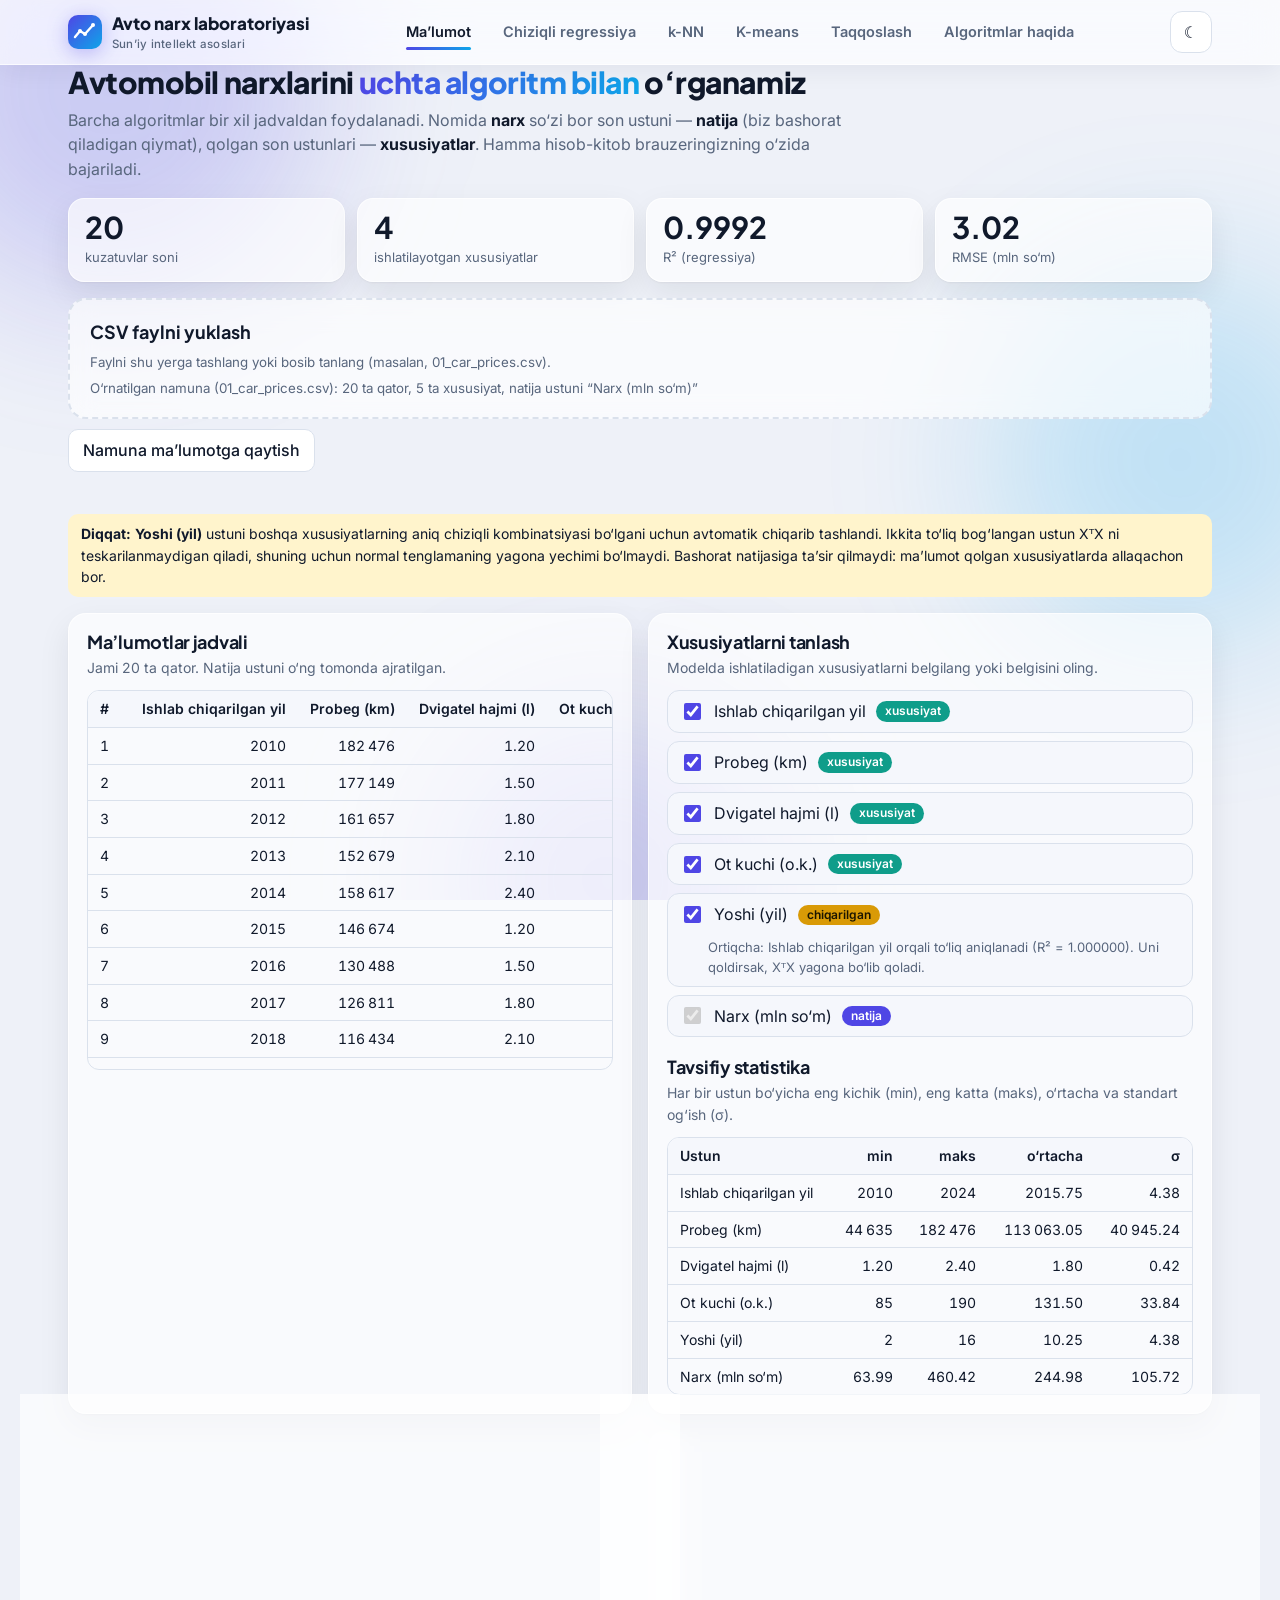
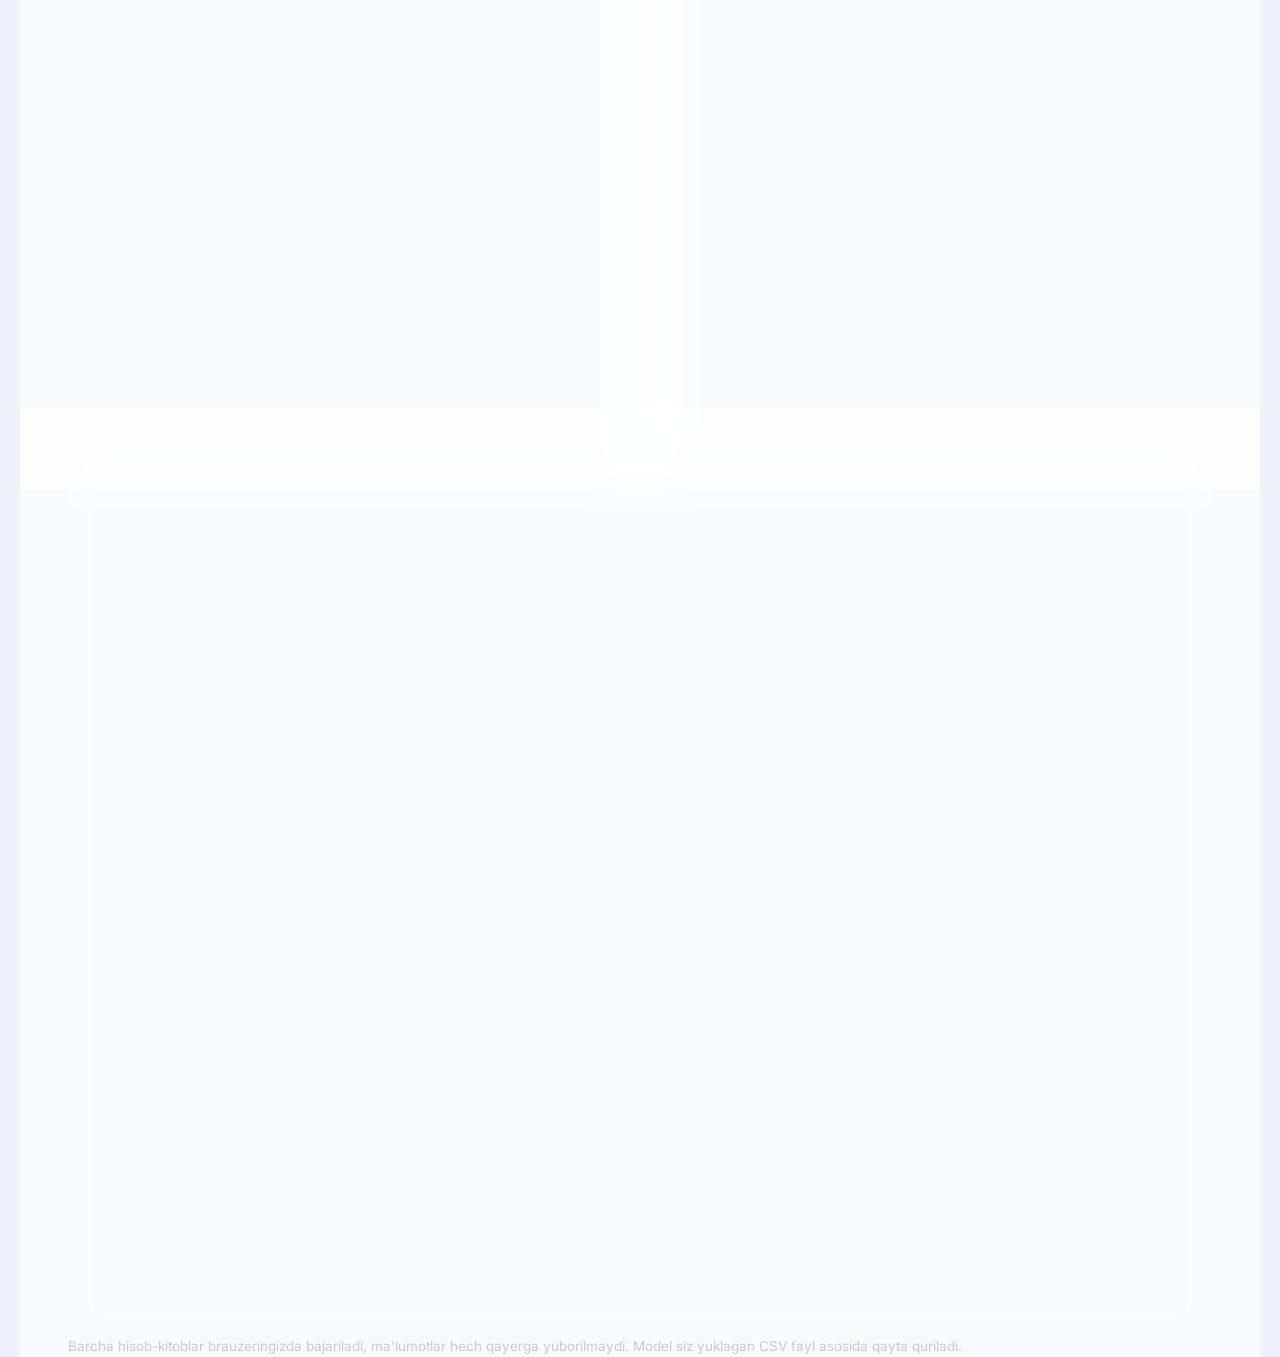
<file: avto_narx_dashboard.html>
<!doctype html>
<html lang="uz">
<head>
<meta charset="utf-8">
<meta name="viewport" content="width=device-width, initial-scale=1, viewport-fit=cover">
<title>Avto narx laboratoriyasi: regressiya, k-NN va K-means</title>
<link rel="preconnect" href="https://fonts.googleapis.com">
<link rel="preconnect" href="https://fonts.gstatic.com" crossorigin>
<link href="https://fonts.googleapis.com/css2?family=Plus+Jakarta+Sans:wght@500;700;800&family=Inter:wght@400;500;600&family=JetBrains+Mono:wght@400;500&display=swap" rel="stylesheet">
<style>
:root{
  --bg:#EEF1F8; --surface:#FFFFFF; --surface2:#F5F7FC; --ink:#10192B; --muted:#58667D; --line:#DAE1EC;
  --accent:#4F46E5; --accent2:#0EA5E9; --accent-ink:#FFFFFF; --accent-soft:#E7E6FD;
  --err:#B42318; --err-soft:#FDECEA; --pos:#0F9D8A; --neg:#D6336C; --c1:#D99A06; --c3:#2F5BEA; --c4:#7C4DFF;
  --hl:#FFF4CC; --shadow:0 1px 2px rgba(16,25,43,.05),0 12px 32px rgba(16,25,43,.08);
  --glass:rgba(255,255,255,.66); --glass-b:rgba(255,255,255,.7); --orb1:rgba(79,70,229,.22); --orb2:rgba(14,165,233,.2);
  box-sizing:border-box;
}
@media (prefers-color-scheme:dark){
  :root:not([data-theme="light"]){
    --bg:#090F1C; --surface:#121B2D; --surface2:#182337; --ink:#E8EEF8; --muted:#98A6BD; --line:#24314A;
    --accent:#8B93FF; --accent2:#38BDF8; --accent-ink:#0A101D; --accent-soft:#222B52;
    --err:#FF8A80; --err-soft:#3A1F1F; --pos:#2CC7B0; --neg:#FF6B9A; --c1:#F0B429; --c3:#6C8CFF; --c4:#A28BFF;
    --hl:#3C3411; --shadow:0 1px 2px rgba(0,0,0,.4),0 14px 36px rgba(0,0,0,.38);
    --glass:rgba(18,27,45,.6); --glass-b:rgba(255,255,255,.08); --orb1:rgba(139,147,255,.2); --orb2:rgba(56,189,248,.16);
  }
}
:root[data-theme="dark"]{
  --bg:#090F1C; --surface:#121B2D; --surface2:#182337; --ink:#E8EEF8; --muted:#98A6BD; --line:#24314A;
  --accent:#8B93FF; --accent2:#38BDF8; --accent-ink:#0A101D; --accent-soft:#222B52;
  --err:#FF8A80; --err-soft:#3A1F1F; --pos:#2CC7B0; --neg:#FF6B9A; --c1:#F0B429; --c3:#6C8CFF; --c4:#A28BFF;
  --hl:#3C3411; --shadow:0 1px 2px rgba(0,0,0,.4),0 14px 36px rgba(0,0,0,.38);
  --glass:rgba(18,27,45,.6); --glass-b:rgba(255,255,255,.08); --orb1:rgba(139,147,255,.2); --orb2:rgba(56,189,248,.16);
}
*,*::before,*::after{box-sizing:inherit}
html{scroll-padding-top:84px;scroll-behavior:smooth}
body{margin:0;background:var(--bg);color:var(--ink);font:400 16px/1.55 "Inter",system-ui,-apple-system,"Segoe UI",Roboto,sans-serif;-webkit-text-size-adjust:100%;transition:background-color .35s,color .35s;min-height:100vh}
.bg{position:fixed;inset:0;z-index:-1;overflow:hidden;pointer-events:none}
.bg i{position:absolute;border-radius:50%;filter:blur(80px);animation:float 18s ease-in-out infinite}
.bg i:nth-child(1){width:420px;height:420px;left:-100px;top:-120px;background:var(--orb1)}
.bg i:nth-child(2){width:380px;height:380px;right:-90px;top:30%;background:var(--orb2);animation-delay:-7s}
.bg i:nth-child(3){width:320px;height:320px;left:35%;bottom:-140px;background:var(--orb1);animation-delay:-12s}
@keyframes float{0%,100%{transform:translate(0,0)}50%{transform:translate(36px,-30px)}}
h1,h2,h3{font-family:"Plus Jakarta Sans","Inter",system-ui,sans-serif;line-height:1.15;margin:0;letter-spacing:-.015em}
h2{font-size:clamp(22px,3.6vw,30px);font-weight:800}
h3{font-size:18px;font-weight:700}
h4{font-family:"Plus Jakarta Sans",sans-serif;font-size:16px;margin:16px 0 6px}
p{margin:0 0 .8em}
code,.mono{font-family:"JetBrains Mono",ui-monospace,Menlo,Consolas,monospace;font-size:.9em}
.wrap{max-width:1180px;margin:0 auto;padding:0 18px}
:focus-visible{outline:3px solid var(--accent);outline-offset:2px;border-radius:6px}
.grad{background:linear-gradient(100deg,var(--accent),var(--accent2));-webkit-background-clip:text;background-clip:text;-webkit-text-fill-color:transparent}

/* sticky header with navigation */
.top{position:sticky;top:0;z-index:20;background:var(--glass);border-bottom:1px solid var(--glass-b);-webkit-backdrop-filter:blur(18px) saturate(160%);backdrop-filter:blur(18px) saturate(160%);box-shadow:0 6px 24px rgba(16,25,43,.06);transition:background-color .35s}
.bar{display:flex;align-items:center;gap:16px;padding-top:10px;padding-bottom:10px}
.brand{display:flex;align-items:center;gap:10px;font-family:"Plus Jakarta Sans",sans-serif;font-weight:800;font-size:17px;white-space:nowrap}
.brand svg{flex:none;filter:drop-shadow(0 4px 10px rgba(79,70,229,.35))}
.brand small{display:block;font-family:"Inter",sans-serif;font-weight:500;font-size:11.5px;color:var(--muted);letter-spacing:.02em}
nav.tabs{flex:1;display:flex;gap:4px;overflow-x:auto;scrollbar-width:none;justify-content:center;min-width:0}
nav.tabs::-webkit-scrollbar{display:none}
.tab{font:inherit;font-weight:600;font-size:14.5px;cursor:pointer;border:0;background:none;color:var(--muted);padding:9px 14px;border-radius:10px;white-space:nowrap;position:relative;transition:color .2s,background-color .2s}
.tab::after{content:"";position:absolute;left:14px;right:14px;bottom:2px;height:3px;border-radius:3px;background:linear-gradient(90deg,var(--accent),var(--accent2));transform:scaleX(0);transition:transform .25s}
.tab:hover{color:var(--ink);background:var(--accent-soft)}
.tab[aria-selected=true]{color:var(--ink)}
.tab[aria-selected=true]::after{transform:scaleX(1)}
.themebtn{font:inherit;cursor:pointer;border:1px solid var(--line);background:var(--surface);color:var(--ink);width:42px;height:42px;border-radius:12px;display:grid;place-items:center;flex:none;transition:transform .2s,border-color .2s,box-shadow .2s}
.themebtn:hover{border-color:var(--accent);transform:rotate(18deg) scale(1.06);box-shadow:var(--shadow)}
@media (max-width:900px){
  .bar{flex-wrap:wrap;gap:6px 12px}
  .brand{flex:1}
  nav.tabs{order:3;flex-basis:100%;justify-content:flex-start;padding-bottom:2px}
  .brand small{display:none}
}

/* layout */
main{padding-top:26px;padding-bottom:56px}
section.view{display:grid;grid-template-columns:minmax(0,1fr);gap:16px}
section.view[hidden]{display:none}
section.view.enter>*{animation:rise .5s both}
section.view.enter>*:nth-child(2){animation-delay:.05s}
section.view.enter>*:nth-child(3){animation-delay:.1s}
section.view.enter>*:nth-child(4){animation-delay:.15s}
section.view.enter>*:nth-child(5){animation-delay:.2s}
@keyframes rise{from{opacity:0;transform:translateY(14px)}to{opacity:1;transform:none}}
.stack{display:grid;grid-template-columns:minmax(0,1fr);gap:16px}
.grid2{display:grid;grid-template-columns:repeat(auto-fit,minmax(min(100%,420px),1fr));gap:16px}
.grid3{display:grid;grid-template-columns:repeat(auto-fit,minmax(min(100%,260px),1fr));gap:16px}
.grid2>*,.grid3>*,.stack>*{min-width:0}
.pagehead{display:grid;gap:8px}
.pagehead p{color:var(--muted);max-width:78ch;margin:0}
.pagehead b{color:var(--ink)}
.panel{background:var(--glass);border:1px solid var(--glass-b);border-radius:18px;padding:18px;box-shadow:var(--shadow);-webkit-backdrop-filter:blur(14px) saturate(140%);backdrop-filter:blur(14px) saturate(140%);transition:background-color .35s,border-color .2s,transform .2s}
.panel>h3{margin-bottom:4px}
.hint{color:var(--muted);font-size:14px;margin:0 0 12px}
.err{color:var(--err);background:var(--err-soft);padding:9px 13px;border-radius:10px;display:block;margin-top:12px}
.warn{background:var(--hl);border-radius:10px;padding:9px 13px;font-size:14px;margin:10px 0 0}
.ok{background:var(--accent-soft);border-radius:10px;padding:9px 13px;font-size:14px;margin:10px 0 0}

/* kpi + upload */
.kpis{display:grid;grid-template-columns:repeat(auto-fit,minmax(150px,1fr));gap:12px}
.kpi{background:var(--glass);border:1px solid var(--glass-b);border-radius:16px;padding:12px 16px;box-shadow:var(--shadow);-webkit-backdrop-filter:blur(14px);backdrop-filter:blur(14px);transition:transform .2s,border-color .2s}
.kpi:hover{transform:translateY(-3px);border-color:var(--accent)}
.kpi b{display:block;font-family:"Plus Jakarta Sans",sans-serif;font-size:clamp(22px,3.6vw,30px);line-height:1.1}
.kpi span{color:var(--muted);font-size:13px}
.drop{position:relative;display:flex;flex-direction:column;gap:6px;align-items:flex-start;border:2px dashed var(--line);border-radius:18px;padding:18px 20px;background:var(--glass);transition:border-color .2s,background-color .2s,transform .2s;cursor:pointer;-webkit-backdrop-filter:blur(14px);backdrop-filter:blur(14px)}
.drop:hover,.drop.over{border-color:var(--accent);background:var(--accent-soft)}
.drop.over{transform:scale(1.01)}
.drop strong{font-family:"Plus Jakarta Sans",sans-serif;font-size:18px}
.drop small{color:var(--muted)}
.drop input{position:absolute;width:1px;height:1px;opacity:0}
.drop:focus-within{outline:3px solid var(--accent);outline-offset:2px}
.btn{font:inherit;font-weight:500;cursor:pointer;border:1px solid var(--line);background:var(--surface);color:var(--ink);border-radius:10px;padding:8px 14px;transition:transform .15s,border-color .15s,box-shadow .15s}
.btn:hover{border-color:var(--accent);transform:translateY(-2px);box-shadow:var(--shadow)}
.btn:active{transform:translateY(0)}
.btn.primary{background:linear-gradient(100deg,var(--accent),var(--accent2));color:#fff;border-color:transparent}
.btns{display:flex;flex-wrap:wrap;gap:10px;margin-top:8px}

/* forms */
.field{margin-bottom:14px}
.field label.lab{display:flex;justify-content:space-between;gap:8px;font-weight:600;font-size:14px;margin-bottom:6px}
.field label.lab small,.field label.lab b{color:var(--muted);font-weight:400}
.field label.lab b{color:var(--accent);font-weight:700}
.field .row{display:flex;gap:12px;align-items:center}
input[type=number],select{font:inherit;color:var(--ink);background:var(--surface2);border:1px solid var(--line);border-radius:10px;padding:8px 10px;min-width:0;transition:border-color .15s,box-shadow .15s}
input[type=number]{width:112px}
input[type=number]:focus,select:focus{border-color:var(--accent);box-shadow:0 0 0 3px var(--accent-soft);outline:none}
select{max-width:100%}
input[type=range]{flex:1;min-width:0;accent-color:var(--accent);height:24px}
input[type=checkbox]{accent-color:var(--accent);width:17px;height:17px}
.field.off{opacity:.5}
.field .why{display:none;font-size:12.5px;color:var(--muted);margin-top:4px}
.field.off .why{display:block}
.controls{display:grid;grid-template-columns:repeat(auto-fit,minmax(210px,1fr));gap:6px 22px;align-items:start}
.checks{display:flex;flex-wrap:wrap;gap:6px 14px}
.checks label{display:inline-flex;gap:6px;align-items:center;font-size:14px;cursor:pointer}
.roles{display:grid;gap:8px}
.role{display:flex;gap:10px;align-items:center;flex-wrap:wrap;background:var(--surface2);border:1px solid var(--line);border-radius:12px;padding:8px 12px;transition:border-color .15s}
.role:hover{border-color:var(--accent)}
.role .why{flex-basis:100%;font-size:13px;color:var(--muted);margin-left:28px}

/* details */
details{background:var(--glass);border:1px solid var(--glass-b);border-radius:18px;box-shadow:var(--shadow);-webkit-backdrop-filter:blur(14px);backdrop-filter:blur(14px)}
summary{cursor:pointer;padding:15px 18px;font-family:"Plus Jakarta Sans",sans-serif;font-weight:700;font-size:17px;list-style:none;display:flex;gap:12px;align-items:center}
summary::-webkit-details-marker{display:none}
summary::before{content:"";width:8px;height:8px;border-right:2px solid var(--muted);border-bottom:2px solid var(--muted);transform:rotate(-45deg);transition:transform .2s;flex:none}
details[open]>summary::before{transform:rotate(45deg)}
details>.body{padding:0 18px 18px;animation:rise .3s both}
.step{display:inline-grid;place-items:center;width:26px;height:26px;border-radius:50%;background:var(--accent);color:var(--accent-ink);font-size:13px;flex:none}

/* tables */
.scroll{overflow-x:auto;max-width:100%;border:1px solid var(--line);border-radius:12px}
.scroll.tall{max-height:380px;overflow-y:auto}
table{border-collapse:collapse;width:100%;font-size:14px;font-variant-numeric:tabular-nums}
th,td{padding:7px 12px;text-align:right;white-space:nowrap;border-bottom:1px solid var(--line)}
th{background:var(--surface2);font-weight:600;position:sticky;top:0;z-index:1}
td:first-child,th:first-child{text-align:left}
tr:last-child td{border-bottom:0}
tbody tr{transition:background-color .15s}
tbody tr:hover td{background:var(--accent-soft)}
table.mat td,table.mat th{font-family:"JetBrains Mono",ui-monospace,monospace;font-size:12.5px}
table.left th,table.left td{text-align:left}
td.sep,th.sep{border-left:2px solid var(--line)}
tr.hl td{background:var(--hl)}
td.wrap2{white-space:normal;min-width:240px;text-align:left}
.tag{display:inline-block;padding:1px 9px;border-radius:99px;font-size:12px;font-weight:600;color:#fff;background:var(--muted)}
.tag.t{background:var(--accent)}.tag.f{background:var(--pos)}.tag.d{background:var(--c1);color:#1b1500}.tag.o{background:var(--muted)}
.formula{background:var(--surface2);border:1px solid var(--line);border-radius:12px;padding:11px 15px;font-family:"JetBrains Mono",monospace;font-size:13.5px;overflow-x:auto;white-space:nowrap;margin:8px 0}
.stat{display:flex;flex-wrap:wrap;gap:10px 30px;margin:6px 0 14px}
.stat div{min-width:92px}
.stat b{display:block;font-family:"Plus Jakarta Sans",sans-serif;font-size:26px;line-height:1.1}
.stat span{color:var(--muted);font-size:13px}

/* charts */
svg.chart{width:100%;height:auto;display:block}
svg.chart text{fill:var(--muted);font-size:11px;font-family:"Inter",sans-serif}
svg.chart text.v{fill:var(--ink);font-weight:600}
svg.chart text.halo{fill:var(--ink);paint-order:stroke;stroke:var(--surface);stroke-width:3px;font-weight:600}
svg.chart circle{transition:r .15s}
svg.chart circle:hover{r:8}
.legend{display:flex;flex-wrap:wrap;gap:4px 16px;font-size:13px;color:var(--muted);margin:8px 0 0}
.legend i{display:inline-block;width:10px;height:10px;border-radius:50%;margin-right:6px}
.vote{display:flex;height:28px;border-radius:9px;overflow:hidden;margin:8px 0 6px}
.vote div{display:flex;align-items:center;justify-content:center;color:#fff;font-size:13px;font-weight:600;min-width:0;transition:flex .4s}

/* result cards */
.rcard{position:relative;overflow:hidden;transition:transform .2s,border-color .2s}
.rcard:hover{transform:translateY(-4px);border-color:var(--accent)}
.rcard .lbl{font-size:12.5px;font-weight:700;letter-spacing:.08em;text-transform:uppercase;color:var(--muted)}
.rcard .big{font-family:"Plus Jakarta Sans",sans-serif;font-weight:800;font-size:clamp(34px,6vw,50px);line-height:1.08;margin:6px 0 2px}
.rcard .unit{font-size:.36em;font-weight:700;color:var(--muted);margin-left:8px}
.rcard::before{content:"";position:absolute;left:0;right:0;top:0;height:4px;background:var(--bar,linear-gradient(90deg,var(--accent),var(--accent2)))}
.pulse{animation:pulse .55s ease}
@keyframes pulse{0%{box-shadow:0 0 0 0 var(--accent-soft)}60%{box-shadow:0 0 0 14px transparent}100%{box-shadow:var(--shadow)}}

/* theory */
.prose{max-width:80ch}
.prose li{margin-bottom:4px}
.prose ol,.prose ul{margin:0 0 .8em;padding-left:22px}
.pros{display:grid;grid-template-columns:repeat(auto-fit,minmax(240px,1fr));gap:12px;margin-top:10px}
.pros>div{border-radius:14px;padding:12px 14px;font-size:14.5px}
.pros .good{background:color-mix(in srgb,var(--pos) 14%,transparent)}
.pros .bad{background:color-mix(in srgb,var(--neg) 12%,transparent)}
.pros b{display:block;margin-bottom:4px}
.pros ul{margin:0;padding-left:18px}
footer{color:var(--muted);font-size:13.5px;padding-bottom:28px}
@media (prefers-reduced-motion:reduce){*,*::before,*::after{animation-duration:.001ms!important;animation-delay:0s!important;transition-duration:.001ms!important;scroll-behavior:auto!important}}
</style>
</head>
<body>
<div class="bg" aria-hidden="true"><i></i><i></i><i></i></div>

<header class="top">
  <div class="wrap bar">
    <div class="brand">
      <svg width="34" height="34" viewBox="0 0 34 34" aria-hidden="true"><defs><linearGradient id="lg" x1="0" y1="0" x2="1" y2="1"><stop offset="0" stop-color="#4F46E5"/><stop offset="1" stop-color="#0EA5E9"/></linearGradient></defs><rect width="34" height="34" rx="10" fill="url(#lg)"/><path d="M7 22l5-6 5 3 8-9" fill="none" stroke="#fff" stroke-width="2.4" stroke-linecap="round" stroke-linejoin="round"/><circle cx="12" cy="16" r="2" fill="#fff"/><circle cx="17" cy="19" r="2" fill="#fff"/><circle cx="25" cy="10" r="2" fill="#fff"/></svg>
      <span>Avto narx laboratoriyasi<small>Sun’iy intellekt asoslari</small></span>
    </div>
    <nav class="tabs" role="tablist" aria-label="Bo‘limlar">
      <button class="tab" role="tab" id="t-data" aria-controls="v-data" data-tab="data" aria-selected="true">Ma’lumot</button>
      <button class="tab" role="tab" id="t-reg" aria-controls="v-reg" data-tab="reg" aria-selected="false" tabindex="-1">Chiziqli regressiya</button>
      <button class="tab" role="tab" id="t-knn" aria-controls="v-knn" data-tab="knn" aria-selected="false" tabindex="-1">k-NN</button>
      <button class="tab" role="tab" id="t-km" aria-controls="v-km" data-tab="km" aria-selected="false" tabindex="-1">K-means</button>
      <button class="tab" role="tab" id="t-cmp" aria-controls="v-cmp" data-tab="cmp" aria-selected="false" tabindex="-1">Taqqoslash</button>
      <button class="tab" role="tab" id="t-theory" aria-controls="v-theory" data-tab="theory" aria-selected="false" tabindex="-1">Algoritmlar haqida</button>
    </nav>
    <button class="themebtn" id="themebtn" type="button" aria-label="Qorong‘i yoki yorug‘ rejimni almashtirish" title="Qorong‘i / yorug‘ rejim"><span id="themeicon" aria-hidden="true">☾</span></button>
  </div>
</header>

<main class="wrap">

  <!-- 1. MA'LUMOT -->
  <section class="view enter" id="v-data" role="tabpanel" aria-labelledby="t-data">
    <div class="pagehead">
      <h2>Avtomobil narxlarini <span class="grad">uchta algoritm bilan</span> o‘rganamiz</h2>
      <p>Barcha algoritmlar bir xil jadvaldan foydalanadi. Nomida <b>narx</b> so‘zi bor son ustuni — <b>natija</b> (biz bashorat qiladigan qiymat), qolgan son ustunlari — <b>xususiyatlar</b>. Hamma hisob-kitob brauzeringizning o‘zida bajariladi.</p>
    </div>
    <div class="kpis" id="kpis" aria-live="polite"></div>
    <label class="drop" id="drop">
      <strong>CSV faylni yuklash</strong>
      <small>Faylni shu yerga tashlang yoki bosib tanlang (masalan, 01_car_prices.csv).</small>
      <small id="fileinfo"></small>
      <input type="file" id="file" accept=".csv,text/csv,text/plain">
    </label>
    <div class="btns" style="margin-top:-6px"><button class="btn" id="resetdata" type="button">Namuna ma’lumotga qaytish</button></div>
    <div id="loaderr" role="alert"></div>
    <div id="notice"></div>
    <div class="grid2">
      <div class="panel"><h3>Ma’lumotlar jadvali</h3><p class="hint" id="dinfo"></p><div id="dtable"></div></div>
      <div class="panel"><h3>Xususiyatlarni tanlash</h3><p class="hint">Modelda ishlatiladigan xususiyatlarni belgilang yoki belgisini oling.</p><div id="droles"></div>
        <h3 style="margin-top:20px">Tavsifiy statistika</h3><p class="hint">Har bir ustun bo‘yicha eng kichik (min), eng katta (maks), o‘rtacha va standart og‘ish (σ).</p><div id="dstats"></div></div>
    </div>
    <div class="grid2">
      <div class="panel"><h3>Narx bilan bog‘liqlik</h3><p class="hint">Pearson korrelyatsiyasi r: +1 bo‘lsa xususiyat oshganda narx ham oshadi, −1 bo‘lsa narx kamayadi, 0 bo‘lsa chiziqli bog‘liqlik yo‘q.</p><div id="dcorr"></div></div>
      <div class="panel"><h3>Pearson korrelyatsiya matritsasi</h3><p class="hint">Bir-biri bilan kuchli bog‘langan xususiyatlar o‘xshash ma’lumot beradi (multikollinearlik).</p><div id="dheat"></div></div>
    </div>
    <div class="panel"><h3>Xususiyat va narx grafigi</h3><p class="hint">Tanlangan bitta xususiyat bo‘yicha nuqtalar va eng yaxshi to‘g‘ri chiziq.</p><div id="dscatter-ctl"></div><div id="dscatter"></div></div>
  </section>

  <!-- 2. CHIZIQLI REGRESSIYA -->
  <section class="view" id="v-reg" role="tabpanel" aria-labelledby="t-reg" hidden>
    <div class="pagehead">
      <h2>Ko‘p o‘zgaruvchili <span class="grad">chiziqli regressiya</span></h2>
      <p>Model: <b>ŷ = β₀ + β₁x₁ + … + βₚxₚ</b>. Koeffitsiyentlar eng kichik kvadratlar usulida, normal tenglama orqali topiladi: <b>β = (XᵀX)⁻¹Xᵀy</b>. Har bir qadamni ochib, haqiqiy matritsalarni ko‘rishingiz mumkin.</p>
    </div>
    <div id="reg-steps" class="stack"></div>
    <div id="reg-qual" class="stack"></div>
    <div class="grid2">
      <div class="panel"><h3>Yangi avtomobil</h3><p class="hint">Qiymatlarni kiriting yoki slayderni suring.</p><div class="carform" id="f-reg"></div></div>
      <div id="reg-pred"></div>
    </div>
  </section>

  <!-- 3. k-NN -->
  <section class="view" id="v-knn" role="tabpanel" aria-labelledby="t-knn" hidden>
    <div class="pagehead">
      <h2><span class="grad">k-NN</span>: eng yaqin qo‘shnilar usuli</h2>
      <p>k-NN yangi avtomobilga eng o‘xshash <b>k</b> ta avtomobilni topadi. Ularning ko‘pchiligi tegishli bo‘lgan <b>narx toifasi</b> (Arzon, O‘rta, Qimmat) va <b>o‘rtacha narxi</b> javob bo‘ladi.</p>
    </div>
    <div class="panel"><h3>Sozlamalar</h3><div class="controls" id="knn-ctl"></div></div>
    <div class="panel"><h3>Yangi avtomobil</h3><div class="carform" id="f-knn"></div></div>
    <div id="knn-out" class="stack"></div>
  </section>

  <!-- 4. K-MEANS -->
  <section class="view" id="v-km" role="tabpanel" aria-labelledby="t-km" hidden>
    <div class="pagehead">
      <h2><span class="grad">K-means</span>: avtomobillarni guruhlash</h2>
      <p>K-means natija ustunisiz ishlaydi: o‘xshash avtomobillarni <b>k</b> ta guruhga (klasterga) ajratadi. Markazlarni tanlash, eng yaqin markazga biriktirish va markazlarni yangilash guruhlar o‘zgarmay qolguncha takrorlanadi.</p>
    </div>
    <div class="panel"><h3>Sozlamalar</h3><div class="controls" id="km-ctl"></div></div>
    <div class="panel"><h3>Yangi avtomobil</h3><div class="carform" id="f-km"></div></div>
    <div id="km-out" class="stack"></div>
  </section>

  <!-- 5. TAQQOSLASH -->
  <section class="view" id="v-cmp" role="tabpanel" aria-labelledby="t-cmp" hidden>
    <div class="pagehead">
      <h2>Uch algoritm <span class="grad">yonma-yon</span></h2>
      <p>Bitta yangi avtomobil uchun uchala algoritm javobi. Regressiya aniq son aytadi, k-NN toifa va o‘rtacha narxni, K-means esa guruhni ko‘rsatadi. Ularni solishtirish uchun hammasidan <b>narx bahosini</b> olamiz.</p>
    </div>
    <div class="panel"><h3>Yangi avtomobil</h3><p class="hint">Bu yerdagi qiymatlar boshqa bo‘limlar bilan bog‘langan: birini o‘zgartirsangiz, hammasi yangilanadi.</p><div class="carform" id="f-cmp"></div></div>
    <div class="grid3" id="cmp-cards"></div>
    <div id="cmp-out" class="stack"></div>
  </section>

  <!-- 6. ALGORITMLAR HAQIDA -->
  <section class="view" id="v-theory" role="tabpanel" aria-labelledby="t-theory" hidden>
    <div class="pagehead">
      <h2>Algoritmlar <span class="grad">qanday ishlaydi?</span></h2>
      <p>Bu bo‘limda loyihada ishlatilgan uchta algoritmning g‘oyasi, qadamlari va formulalari oddiy tilda tushuntiriladi.</p>
    </div>
    <div id="theory-out" class="stack"></div>
  </section>
</main>

<footer class="wrap">Barcha hisob-kitoblar brauzeringizda bajariladi, ma’lumotlar hech qayerga yuborilmaydi. Model siz yuklagan CSV fayl asosida qayta quriladi.</footer>

<script>
'use strict';
/* ============================================================
   O‘rnatilgan namuna ma’lumot (01_car_prices.csv bilan bir xil)
   ============================================================ */
const DEFAULT_CSV = `year,mileage_km,engine_l,horsepower,age_years,price_mln_uzs
2010,182476,1.2,85,16,63.99
2011,177149,1.5,100,15,104.93
2012,161657,1.8,115,14,143.32
2013,152679,2.1,130,13,191.04
2014,158617,2.4,145,12,224.78
2015,146674,1.2,160,11,220.58
2016,130488,1.5,175,10,256.04
2017,126811,1.8,190,9,300.59
2018,116434,2.1,85,8,274.91
2019,120731,2.4,100,7,312.54
2020,110928,1.2,115,6,306.16
2021,102359,1.5,130,5,347.91
2022,101261,1.8,145,4,389.78
2023,93432,2.1,160,3,427.64
2024,85438,2.4,175,2,460.42
2010,71552,1.2,190,16,146.85
2011,75682,1.5,85,15,126.82
2012,54674,1.8,100,14,157.86
2013,47584,2.1,115,13,200.83
2014,44635,2.4,130,12,242.54`;

const MAXROWS = 200;
const $  = (s,r=document)=>r.querySelector(s);
const $$ = (s,r=document)=>[...r.querySelectorAll(s)];
const esc = s=>String(s).replace(/[&<>"']/g,c=>({'&':'&amp;','<':'&lt;','>':'&gt;','"':'&quot;',"'":'&#39;'}[c]));
const SUBD = ['₀','₁','₂','₃','₄','₅','₆','₇','₈','₉'];
const sub = i=>String(i).split('').map(d=>SUBD[+d]).join('');
const reduceMotion = matchMedia('(prefers-reduced-motion: reduce)').matches;

/* Ustun nomlarining o‘zbekcha ko‘rinishi: [to‘liq nom, qisqa nom] */
const LBL = {
  year:['Ishlab chiqarilgan yil','yil'], mileage_km:['Probeg (km)','probeg'], engine_l:['Dvigatel hajmi (l)','dvigatel'],
  horsepower:['Ot kuchi (o.k.)','ot_kuchi'], age_years:['Yoshi (yil)','yosh'], price_mln_uzs:['Narx (mln so‘m)','narx']
};
const L  = n=>(LBL[n]||[n,n])[0];
const Sh = n=>(LBL[n]||[n,n])[1];
const unitOf = n=>n.replace(/^price_?/i,'').replace(/_/g,' ').replace(/uzs/i,'so‘m').trim();
const CLS  = ['Arzon','O‘rta','Qimmat'];
const CCOL = ['var(--pos)','var(--c1)','var(--neg)'];
const KCOL = ['var(--c3)','var(--c1)','var(--pos)','var(--neg)','var(--c4)','var(--accent2)'];

/* ---------- sonlarni formatlash ---------- */
const grp = s=>s.replace(/\B(?=(\d{3})+(?!\d))/g,'\u202f');
function fx(x,d=2){
  if(typeof x!=='number'||!isFinite(x)) return '—';
  if(x===0) return '0';
  const a=Math.abs(x), sg=x<0?'-':'';
  if(a>=1e9||a<1e-4) return x.toExponential(3);
  if(Number.isInteger(x)) return sg+(a>=10000?grp(String(a)):String(a));
  if(a<Math.pow(10,-d)*5) return x.toPrecision(3);
  const [i,f]=a.toFixed(d).split('.');
  return sg+(a>=10000?grp(i):i)+(f?'.'+f:'');
}
const fxm = v=>Math.abs(v)>=1e7?v.toExponential(3):fx(v,4);

/* ---------- chiziqli algebra (sof JavaScript) ---------- */
const T = A=>A[0].map((_,j)=>A.map(r=>r[j]));
const mul = (A,B)=>{
  const n=A.length,m=B.length,p=B[0].length,C=[];
  for(let i=0;i<n;i++){const row=new Array(p).fill(0);for(let k=0;k<m;k++){const a=A[i][k];if(a!==0)for(let j=0;j<p;j++)row[j]+=a*B[k][j];}C.push(row);}
  return C;
};
function invert(A){                       /* Gauss-Jordan usuli, bosh element tanlash bilan; yagona bo‘lsa null */
  const n=A.length, M=A.map((r,i)=>[...r,...Array.from({length:n},(_,j)=>i===j?1:0)]);
  for(let c=0;c<n;c++){
    let p=c; for(let r=c+1;r<n;r++) if(Math.abs(M[r][c])>Math.abs(M[p][c])) p=r;
    if(Math.abs(M[p][c])<1e-10) return null;
    [M[c],M[p]]=[M[p],M[c]];
    const pv=M[c][c]; for(let j=0;j<2*n;j++) M[c][j]/=pv;
    for(let r=0;r<n;r++) if(r!==c){const f=M[r][c]; if(f!==0) for(let j=0;j<2*n;j++) M[r][j]-=f*M[c][j];}
  }
  return M.map(r=>r.slice(n));
}
const mean = a=>a.reduce((s,v)=>s+v,0)/a.length;
const std  = a=>{const m=mean(a);return Math.sqrt(mean(a.map(v=>(v-m)**2)))};
function pearson(a,b){const ma=mean(a),mb=mean(b);let sab=0,saa=0,sbb=0;for(let i=0;i<a.length;i++){sab+=(a[i]-ma)*(b[i]-mb);saa+=(a[i]-ma)**2;sbb+=(b[i]-mb)**2;}const d=Math.sqrt(saa*sbb);return d?sab/d:0}
function quantile(a,q){const s=[...a].sort((x,y)=>x-y),p=(s.length-1)*q,i=Math.floor(p);return s[i]+(s[Math.min(i+1,s.length-1)]-s[i])*(p-i)}
const strength = r=>{const a=Math.abs(r);return a>=.9?'juda kuchli':a>=.7?'kuchli':a>=.4?'o‘rtacha':a>=.2?'kuchsiz':'sezilarsiz'};

/* ============================================================
   CSV o‘qish (FileReader yoki o‘rnatilgan matn)
   ============================================================ */
function splitLine(line,d){
  const out=[];let cur='',q=false;
  for(let i=0;i<line.length;i++){
    const ch=line[i];
    if(ch==='"'){ if(q&&line[i+1]==='"'){cur+='"';i++;} else q=!q; }
    else if(ch===d&&!q){out.push(cur);cur='';}
    else cur+=ch;
  }
  out.push(cur);
  return out.map(s=>s.trim());
}
function parseCSV(text){
  text=text.replace(/^\uFEFF/,'').trim();
  const lines=text.split(/\r?\n/).filter(l=>l.trim());
  if(lines.length<4) throw new Error('Faylda sarlavha qatori va kamida 3 ta ma’lumot qatori bo‘lishi kerak.');
  const count=(s,c)=>s.split(c).length;
  const delim=count(lines[0],';')>count(lines[0],',')?';':(count(lines[0],'\t')>count(lines[0],',')?'\t':',');
  const header=splitLine(lines[0],delim);
  const raw=lines.slice(1).map((l,i)=>{
    const c=splitLine(l,delim);
    if(c.length!==header.length) throw new Error(`${i+2}-qatorda ${c.length} ta qiymat bor, sarlavhada esa ${header.length} ta ustun.`);
    return c;
  });
  const num=s=>{ if(s==='') return NaN; return Number(delim===';'?s.replace(',','.'):s); };
  const numeric=header.map((_,j)=>raw.every(r=>isFinite(num(r[j]))));
  const ignored=header.filter((_,j)=>!numeric[j]);
  const idx=header.map((_,j)=>j).filter(j=>numeric[j]);
  if(idx.length<2) throw new Error('Kamida ikkita son ustuni kerak: bitta natija va bitta xususiyat.');
  let t=idx.find(j=>/price|narx|cost|narh/i.test(header[j]));
  if(t===undefined) t=idx[idx.length-1];
  const fidx=idx.filter(j=>j!==t);
  return {target:header[t], fnames:fidx.map(j=>header[j]), ignored, X:raw.map(r=>fidx.map(j=>num(r[j]))), y:raw.map(r=>num(r[t]))};
}

/* ============================================================
   Holat
   ============================================================ */
let D=null, S={}, Mdl=null, activeTab='data', kmTimer=null, DID=0;
const CF=[];                          /* barcha "yangi avtomobil" formalari maydonlari */
const openSet=new Set(['m1','m6','th1']);
document.addEventListener('toggle',e=>{const d=e.target;if(!(d instanceof HTMLDetailsElement)||!d.dataset.id)return;d.open?openSet.add(d.dataset.id):openSet.delete(d.dataset.id);},true);
const det=(id,n,title,body)=>`<details data-id="${id}" ${openSet.has(id)?'open':''}><summary><span class="step">${n}</span>${title}</summary><div class="body">${body}</div></details>`;
const legend=items=>`<div class="legend">${items.map(([c,t])=>`<span><i style="background:${c}"></i>${t}</span>`).join('')}</div>`;

/* ============================================================
   Model: normal tenglama orqali ko‘p o‘zgaruvchili chiziqli regressiya.
   Xususiyatlar avval standartlanadi (z-ball): natija o‘zgarmaydi, lekin
   hisob barqarorroq bo‘ladi. Boshqa xususiyatlarning aniq chiziqli
   kombinatsiyasi bo‘lgan ustunlar (masalan, yosh = 2026 − yil) XᵀX ni
   yagona qiladi, shuning uchun ular aniqlanib, chiqarib tashlanadi.
   ============================================================ */
function fitModel(){
  const {X,y,n,fnames}=D, p=fnames.length;
  const col=j=>X.map(r=>r[j]);
  const mu=[...Array(p)].map((_,j)=>mean(col(j)));
  const sd=[...Array(p)].map((_,j)=>std(col(j)));
  const zc=[...Array(p)].map((_,j)=>col(j).map(v=>sd[j]>1e-12?(v-mu[j])/sd[j]:0));
  const corrZ=(a,b)=>mean(zc[a].map((v,i)=>v*zc[b][i]));
  const kept=[], dropped=[];
  for(let j=0;j<p;j++){
    if(!S.enabled[j]){dropped.push({j,kind:'off'});continue;}
    if(sd[j]<1e-12){dropped.push({j,kind:'const'});continue;}
    if(!kept.length){kept.push(j);continue;}
    const R=kept.map(a=>kept.map(b=>corrZ(a,b))), r=kept.map(a=>[corrZ(a,j)]);
    const Ri=invert(R); let r2=0, coefs=[];
    if(Ri){const s=mul(Ri,r);coefs=s.map(v=>v[0]);r2=r.reduce((acc,v,i)=>acc+v[0]*coefs[i],0);}
    if(!Ri||1-r2<1e-8) dropped.push({j,kind:'collinear',r2,by:kept.filter((_,i)=>Math.abs(coefs[i])>1e-6).map(a=>fnames[a])});
    else kept.push(j);
  }
  const base={kept,dropped,mu,sd};
  const k=kept.length;
  if(k===0) return {...base,error:'Ishlatish mumkin bo‘lgan xususiyat yo‘q. “Ma’lumot” bo‘limida kamida bitta xususiyatni belgilang (o‘zgarmas va ortiqcha ustunlar avtomatik chiqariladi).'};
  if(n<k+2) return {...base,error:`Qatorlar yetarli emas: ${k} ta xususiyat uchun kamida ${k+2} ta kuzatuv kerak, lekin faqat ${n} ta bor.`};
  const Z=X.map(r=>kept.map(j=>(r[j]-mu[j])/sd[j]));
  const A=Z.map(z=>[1,...z]), At=T(A);
  const AtA=mul(At,A), Aty=mul(At,y.map(v=>[v]));
  const inv=invert(AtA);
  if(!inv) return {...base,error:'ZᵀZ matritsasi yagona (teskarilanmaydi), bu ma’lumot bilan modelni yechib bo‘lmaydi.'};
  const gamma=mul(inv,Aty).map(r=>r[0]);
  const M=Array.from({length:k+1},()=>Array(k+1).fill(0));
  M[0][0]=1; kept.forEach((j,i)=>{M[0][i+1]=-mu[j]/sd[j]; M[i+1][i+1]=1/sd[j];});
  const beta=mul(M,gamma.map(v=>[v])).map(r=>r[0]);
  const yh=A.map(r=>r.reduce((s,v,i)=>s+v*gamma[i],0));
  const res=y.map((v,i)=>v-yh[i]);
  const sse=res.reduce((s,e)=>s+e*e,0), my=mean(y), sst=y.reduce((s,v)=>s+(v-my)**2,0);
  const df=n-k-1, r2=sst>0?1-sse/sst:0, adj=df>0?1-(1-r2)*(n-1)/df:NaN, s2=df>0?sse/df:NaN;
  const covB=mul(mul(M,inv.map(r=>r.map(v=>v*s2))),T(M));
  const se=covB.map((r,i)=>Math.sqrt(Math.max(r[i],0)));
  const tst=beta.map((b,i)=>se[i]>0?b/se[i]:NaN);
  const F=df>0&&sse>0?((sst-sse)/k)/(sse/df):NaN;
  const chk=mul(AtA,inv); let invErr=0; chk.forEach((r,i)=>r.forEach((v,j)=>{invErr=Math.max(invErr,Math.abs(v-(i===j?1:0)));}));
  const mape=y.every(v=>v!==0)?mean(res.map((e,i)=>Math.abs(e/y[i])))*100:NaN;
  return {...base,k,n,Z,A,AtA,Aty,inv,gamma,M,beta,se,t:tst,yh,res,sse,sst,my,df,r2,adj,F,invErr,
          rmse:Math.sqrt(sse/n),mae:mean(res.map(Math.abs)),mape,sy:std(y)};
}
function predictReg(v){ let s=Mdl.beta[0]; Mdl.kept.forEach((j,i)=>{s+=Mdl.beta[i+1]*v[j];}); return s; }

/* ============================================================
   SVG diagramma yordamchilari
   ============================================================ */
function ticks(a,b,n=5){
  const span=b-a||1, raw=span/n, mag=Math.pow(10,Math.floor(Math.log10(raw))), nm=raw/mag;
  const step=(nm<1.5?1:nm<3?2:nm<7?5:10)*mag, out=[];
  for(let v=Math.ceil(a/step)*step;v<=b+1e-9;v+=step) out.push(+v.toPrecision(12));
  return out;
}
function plot({x:[x0,x1],y:[y0,y1],xl,yl,draw,label,h=340}){
  const W=620,H=h,m={l:60,r:16,t:12,b:46};
  if(x1===x0){x0-=1;x1+=1;} if(y1===y0){y0-=1;y1+=1;}
  const px=(x1-x0)*.06, py=(y1-y0)*.06; x0-=px;x1+=px;y0-=py;y1+=py;
  const sx=v=>m.l+(v-x0)/(x1-x0)*(W-m.l-m.r), sy=v=>H-m.b-(v-y0)/(y1-y0)*(H-m.t-m.b);
  let s=`<svg class="chart" viewBox="0 0 ${W} ${H}" role="img" aria-label="${esc(label)}">`;
  ticks(x0,x1).forEach(v=>{s+=`<line x1="${sx(v)}" x2="${sx(v)}" y1="${m.t}" y2="${H-m.b}" style="stroke:var(--line)"/><text x="${sx(v)}" y="${H-m.b+16}" text-anchor="middle">${fx(v,2)}</text>`;});
  ticks(y0,y1).forEach(v=>{s+=`<line y1="${sy(v)}" y2="${sy(v)}" x1="${m.l}" x2="${W-m.r}" style="stroke:var(--line)"/><text x="${m.l-8}" y="${sy(v)+4}" text-anchor="end">${fx(v,2)}</text>`;});
  s+=`<text x="${(m.l+W-m.r)/2}" y="${H-8}" text-anchor="middle">${esc(xl)}</text>`;
  s+=`<text transform="translate(14 ${(m.t+H-m.b)/2}) rotate(-90)" text-anchor="middle">${esc(yl)}</text>`;
  s+=draw(sx,sy,{W,H,m});
  return s+'</svg>';
}
function divBars(items,R,fmt=v=>v.toFixed(2)){
  const W=620,rowH=34,Lm=150,top=8,bot=28,H=top+items.length*rowH+bot, RR=R*1.35||1;
  const sx=v=>Lm+(v+RR)/(2*RR)*(W-Lm-20);
  let s=`<svg class="chart" viewBox="0 0 ${W} ${H}" role="img" aria-label="Ustunli diagramma">`;
  [-R,-R/2,0,R/2,R].forEach(v=>{s+=`<line x1="${sx(v)}" x2="${sx(v)}" y1="${top}" y2="${H-bot}" style="stroke:var(--line)"/><text x="${sx(v)}" y="${H-10}" text-anchor="middle">${fmt(v)}</text>`;});
  s+=`<line x1="${sx(0)}" x2="${sx(0)}" y1="${top}" y2="${H-bot}" style="stroke:var(--muted)"/>`;
  items.forEach(([nm,v],i)=>{
    const y=top+i*rowH+6, x=Math.min(sx(0),sx(v)), w=Math.abs(sx(v)-sx(0));
    s+=`<text x="${Lm-10}" y="${y+14}" text-anchor="end" class="v">${esc(nm)}</text>`;
    s+=`<rect x="${x}" y="${y}" width="${w}" height="20" rx="5" style="fill:${v>=0?'var(--pos)':'var(--neg)'}"><title>${esc(nm)}: ${fmt(v)}</title></rect>`;
    s+=`<text x="${v>=0?sx(v)+6:sx(v)-6}" y="${y+14}" text-anchor="${v>=0?'start':'end'}" class="v">${fmt(v)}</text>`;
  });
  return s+'</svg>';
}
function vbars(items,{active=-1,fmt=v=>fx(v,1),h=170}={}){      /* tik ustunlar: [yorliq, qiymat] */
  const W=620,n=items.length,top=26,bot=26,gap=(W-40)/n,bw=Math.min(56,gap*.62),mx=Math.max(...items.map(i=>i[1]),1e-9);
  let s=`<svg class="chart" viewBox="0 0 ${W} ${h}" role="img" aria-label="Ustunli diagramma">`;
  items.forEach(([lb,v],i)=>{
    const cx=20+gap*i+gap/2, bh=Math.max((h-top-bot)*v/mx,2), on=i===active;
    s+=`<rect x="${cx-bw/2}" y="${h-bot-bh}" width="${bw}" height="${bh}" rx="6" style="fill:${on?'var(--accent)':'var(--line)'}"><title>${esc(lb)}: ${fmt(v)}</title></rect>`;
    s+=`<text x="${cx}" y="${h-bot-bh-6}" text-anchor="middle" class="${on?'v':''}">${fmt(v)}</text><text x="${cx}" y="${h-8}" text-anchor="middle" class="${on?'v':''}">${esc(lb)}</text>`;
  });
  return s+'</svg>';
}
function heatmap(names,C){
  const m=names.length, cell=Math.max(46,Math.min(74,Math.floor(500/m))), Lm=130, Tm=110, W=Lm+m*cell+80, H=Tm+m*cell+8;
  let s=`<svg class="chart" viewBox="0 0 ${W} ${H}" role="img" aria-label="Korrelyatsiya matritsasi issiqlik xaritasi">`;
  names.forEach((nm,i)=>{
    s+=`<text transform="translate(${Lm+i*cell+cell/2} ${Tm-8}) rotate(-35)" text-anchor="start">${esc(nm)}</text>`;
    s+=`<text x="${Lm-8}" y="${Tm+i*cell+cell/2+4}" text-anchor="end">${esc(nm)}</text>`;
  });
  C.forEach((row,i)=>row.forEach((r,j)=>{
    s+=`<rect x="${Lm+j*cell}" y="${Tm+i*cell}" width="${cell-3}" height="${cell-3}" rx="7" style="fill:${r>=0?'var(--pos)':'var(--neg)'};fill-opacity:${(.08+Math.abs(r)*.82).toFixed(2)}"><title>${esc(names[i])} va ${esc(names[j])}: r = ${r.toFixed(3)}</title></rect>`;
    s+=`<text class="halo" x="${Lm+j*cell+(cell-3)/2}" y="${Tm+i*cell+(cell-3)/2+4}" text-anchor="middle">${r.toFixed(2)}</text>`;
  }));
  return s+'</svg>';
}
const star=(cx,cy,r)=>{let p=[];for(let i=0;i<10;i++){const a=-Math.PI/2+i*Math.PI/5,rr=i%2?r*.45:r;p.push((cx+rr*Math.cos(a)).toFixed(1)+','+(cy+rr*Math.sin(a)).toFixed(1))}return `<polygon points="${p.join(' ')}" style="fill:var(--ink);stroke:var(--surface);stroke-width:1.5"/>`};
const diamond=(cx,cy,r,col)=>`<polygon points="${cx},${cy-r} ${cx+r},${cy} ${cx},${cy+r} ${cx-r},${cy}" style="fill:${col};stroke:var(--ink);stroke-width:2"/>`;
function matTable(Mx,cols,rows,fmt=fxm){
  let h='<div class="scroll"><table class="mat">';
  if(cols) h+='<thead><tr>'+(rows?'<th></th>':'')+cols.map(c=>`<th>${esc(c)}</th>`).join('')+'</tr></thead>';
  h+='<tbody>'+Mx.map((r,i)=>'<tr>'+(rows?`<td>${esc(rows[i])}</td>`:'')+r.map(v=>`<td>${fmt(v)}</td>`).join('')+'</tr>').join('')+'</tbody></table></div>';
  return h;
}
const axisSel=(id,cur,idxs)=>`<select id="${id}">${idxs.map(j=>`<option value="${j}" ${j===cur?'selected':''}>${esc(L(D.fnames[j]))}</option>`).join('')}</select>`;

/* ============================================================
   Ma’lumotni yuklash
   ============================================================ */
function loadData(text,label){
  const err=$('#loaderr'); err.innerHTML='';
  let P;
  try{ P=parseCSV(text); }catch(e){ err.innerHTML=`<span class="err">${esc(e.message)}</span>`; return; }
  const p=P.fnames.length, col=j=>P.X.map(r=>r[j]);
  D={...P,id:++DID,n:P.X.length,p,label,unit:unitOf(P.target),tn:L(P.target),
     mn:[...Array(p)].map((_,j)=>Math.min(...col(j))), mx:[...Array(p)].map((_,j)=>Math.max(...col(j))),
     isInt:[...Array(p)].map((_,j)=>col(j).every(Number.isInteger))};
  S.enabled=Array(p).fill(true);
  S.newv=[...Array(p)].map((_,j)=>{const m=quantile(col(j),.5);return D.isInt[j]?Math.round(m):+m.toFixed(2);});
  S.sx=0; S.k=Math.min(5,D.n-1); S.scale=true;
  S.t1=+quantile(D.y,1/3).toFixed(1); S.t2=+quantile(D.y,2/3).toFixed(1);
  S.elbow={}; S.cmpLast={};
  $('#fileinfo').textContent=`${label}: ${D.n} ta qator, ${p} ta xususiyat, natija ustuni “${L(D.target)}”`;
  refit();
}
function refit(){
  stopKm();
  Mdl=fitModel();
  const kp=Mdl.kept, a=kp[0]??0, b=kp[Math.min(1,kp.length-1)]??0;
  S.kax=a; S.kay=b;
  S.km={k:Math.min(3,Math.max(2,D.n-1)),feats:[...kp],seed:1,iter:1,maxIter:15,ax:a,ay:b};
  renderNotice(); renderKPIs(); renderData(); renderRegSteps();
  buildCarForms(); buildRegShell(); buildKnnCtl(); buildKmCtl(); buildCmpShell();
  renderActive(true);
}
function cls(v){ return v<S.t1?0:(v<S.t2?1:2); }

/* ============================================================
   "Yangi avtomobil" formalari (barcha bo‘limlarda sinxron)
   ============================================================ */
function buildCarForms(){
  CF.length=0;
  ['#f-reg','#f-knn','#f-km','#f-cmp'].forEach(sel=>buildCarForm($(sel),sel.slice(1)));
}
function buildCarForm(box,pre){
  box.innerHTML='';
  box.style.display='grid'; box.style.gridTemplateColumns='repeat(auto-fit,minmax(250px,1fr))'; box.style.gap='0 26px';
  const used=new Set(Mdl.kept), dm={}; Mdl.dropped.forEach(d=>dm[d.j]=d);
  D.fnames.forEach((nm,j)=>{
    const range=D.mx[j]-D.mn[j]||1, isInt=D.isInt[j];
    const step=isInt?Math.max(1,Math.pow(10,Math.floor(Math.log10(range))-2)):(range<2?0.01:0.1);
    const dec=step<1?String(step).split('.')[1].length:0;
    const smin=+(Math.floor(D.mn[j]/step)*step).toFixed(dec), smax=+(Math.ceil(D.mx[j]/step)*step).toFixed(dec);
    const on=used.has(j);
    const f=document.createElement('div'); f.className='field'+(on?'':' off');
    f.innerHTML=`<label class="lab" for="${pre}n${j}"><span>${esc(L(nm))}</span><small>${fx(D.mn[j])} – ${fx(D.mx[j])}</small></label>
      <div class="row"><input type="number" id="${pre}n${j}" step="${isInt?1:(range<2?0.01:0.1)}" value="${S.newv[j]}" ${on?'':'disabled'}><input type="range" id="${pre}s${j}" min="${smin}" max="${smax}" step="${step}" value="${Math.min(Math.max(S.newv[j],smin),smax)}" aria-label="${esc(L(nm))} slayderi" ${on?'':'disabled'}></div>
      <span class="why">${on?'':(dm[j]&&dm[j].kind==='collinear'?'Ishlatilmaydi: boshqa xususiyatlar bilan takrorlanadi.':'Modelda ishlatilmaydi.')}</span>`;
    box.appendChild(f);
    if(!on) return;
    const num=$('#'+pre+'n'+j,f), rng=$('#'+pre+'s'+j,f);
    CF.push({j,num,rng});
    const upd=v=>{
      if(v===''||!isFinite(+v)) return;
      S.newv[j]=+v;
      CF.forEach(c=>{ if(c.j===j){ if(c.num!==num) c.num.value=v; if(c.rng!==rng) c.rng.value=v; } });
      renderActive(false);
    };
    num.addEventListener('input',()=>{rng.value=num.value;upd(num.value);});
    rng.addEventListener('input',()=>{num.value=rng.value;upd(rng.value);});
  });
}
function tween(el,to,d=2){
  if(!el) return;
  const from=parseFloat(el.dataset.v);
  el.dataset.v=to; cancelAnimationFrame(el._raf||0);
  if(reduceMotion||!isFinite(from)){el.textContent=fx(to,d);return;}
  const t0=performance.now();
  const step=t=>{const p=Math.min(1,(t-t0)/380),e=1-Math.pow(1-p,3);el.textContent=fx(from+(to-from)*e,d);if(p<1)el._raf=requestAnimationFrame(step);};
  el._raf=requestAnimationFrame(step);
}
function pulse(el){ if(!el||reduceMotion) return; el.classList.remove('pulse'); void el.offsetWidth; el.classList.add('pulse'); }
function outOfRange(){ return Mdl.kept.filter(j=>S.newv[j]<D.mn[j]||S.newv[j]>D.mx[j]); }
function rangeWarn(){
  const out=outOfRange();
  return out.length?`<div class="warn">${out.map(j=>`<b>${esc(L(D.fnames[j]))}</b>`).join(', ')} qiymati ma’lumotdagi diapazondan tashqarida, shuning uchun natija ishonchsizroq bo‘lishi mumkin.</div>`:'';
}

/* ============================================================
   Ma’lumot bo‘limi
   ============================================================ */
function renderKPIs(){
  const m=Mdl, ok=!m.error;
  const items=[[D.n,'kuzatuvlar soni'],[Mdl.kept.length,'ishlatilayotgan xususiyatlar'],[ok?m.r2.toFixed(4):'—','R² (regressiya)'],[ok?fx(m.rmse,2):'—',`RMSE (${D.unit||'narx'})`]];
  $('#kpis').innerHTML=items.map(([v,l])=>`<div class="kpi"><b>${v}</b><span>${l}</span></div>`).join('');
}
function roleWhy(d){
  if(d.kind==='const') return 'O‘zgarmas ustun: barcha qatorlarda bir xil qiymat, ya’ni hech qanday ma’lumot bermaydi.';
  return `Ortiqcha: ${d.by.length?d.by.map(b=>esc(L(b))).join(' + '):'boshqa xususiyatlar'} orqali to‘liq aniqlanadi (R² = ${d.r2.toFixed(6)}). Uni qoldirsak, XᵀX yagona bo‘lib qoladi.`;
}
function renderNotice(){
  const col=Mdl.dropped.filter(d=>d.kind==='collinear');
  let h='';
  if(col.length) h+=`<div class="warn"><b>Diqqat:</b> ${col.map(d=>`<b>${esc(L(D.fnames[d.j]))}</b>`).join(', ')} ustuni boshqa xususiyatlarning aniq chiziqli kombinatsiyasi bo‘lgani uchun avtomatik chiqarib tashlandi. Ikkita to‘liq bog‘langan ustun XᵀX ni teskarilanmaydigan qiladi, shuning uchun normal tenglamaning yagona yechimi bo‘lmaydi. Bashorat natijasiga ta’sir qilmaydi: ma’lumot qolgan xususiyatlarda allaqachon bor.</div>`;
  if(D.ignored.length) h+=`<div class="ok">Son bo‘lmagan ustunlar e’tiborga olinmadi: ${D.ignored.map(c=>`<b>${esc(c)}</b>`).join(', ')}.</div>`;
  $('#notice').innerHTML=h;
}
function renderData(){
  const {fnames,X,y,n,p,target}=D, cap=Math.min(n,MAXROWS);
  $('#dinfo').textContent=`Jami ${n} ta qator${n>cap?` (dastlabki ${cap} tasi ko‘rsatilgan)`:''}. Natija ustuni o‘ng tomonda ajratilgan.`;
  $('#dtable').innerHTML=`<div class="scroll tall"><table><thead><tr><th>#</th>${fnames.map(c=>`<th>${esc(L(c))}</th>`).join('')}<th class="sep">${esc(L(target))}</th></tr></thead><tbody>${X.slice(0,cap).map((r,i)=>`<tr><td>${i+1}</td>${r.map(v=>`<td>${fx(v)}</td>`).join('')}<td class="sep"><b>${fx(y[i])}</b></td></tr>`).join('')}</tbody></table></div>`;
  const dm={}; Mdl.dropped.forEach(d=>dm[d.j]=d);
  $('#droles').innerHTML=`<div class="roles">`+fnames.map((nm,j)=>{
    const d=dm[j];
    return `<label class="role"><input type="checkbox" data-j="${j}" ${S.enabled[j]?'checked':''}><span>${esc(L(nm))}</span><span class="tag ${d&&d.kind!=='off'?'d':d?'o':'f'}">${d?(d.kind==='off'?'o‘chirilgan':'chiqarilgan'):'xususiyat'}</span>${d&&d.kind!=='off'?`<span class="why">${roleWhy(d)}</span>`:''}</label>`;
  }).join('')+`<div class="role"><input type="checkbox" checked disabled><span>${esc(L(target))}</span><span class="tag t">natija</span></div></div>`;
  $$('#droles input[data-j]').forEach(c=>c.addEventListener('change',()=>{S.enabled[+c.dataset.j]=c.checked;refit();}));
  const all=[...fnames.map((nm,j)=>[nm,X.map(r=>r[j])]),[target,y]];
  $('#dstats').innerHTML=`<div class="scroll"><table><thead><tr><th>Ustun</th><th>min</th><th>maks</th><th>o‘rtacha</th><th>σ</th></tr></thead><tbody>${all.map(([nm,a])=>`<tr><td>${esc(L(nm))}</td><td>${fx(Math.min(...a))}</td><td>${fx(Math.max(...a))}</td><td>${fx(mean(a))}</td><td>${fx(std(a))}</td></tr>`).join('')}</tbody></table></div>`;
  const rs=fnames.map((nm,j)=>[L(nm),pearson(X.map(r=>r[j]),y)]);
  $('#dcorr').innerHTML=divBars(rs,1)+`<div class="scroll" style="margin-top:10px"><table><thead><tr><th>Xususiyat</th><th>r</th><th>r²</th><th style="text-align:left">Bog‘liqlik kuchi</th></tr></thead><tbody>${rs.map(([nm,r])=>`<tr><td>${esc(nm)}</td><td>${r.toFixed(4)}</td><td>${(r*r).toFixed(4)}</td><td style="text-align:left">${strength(r)}, ${r>=0?'musbat':'manfiy'}</td></tr>`).join('')}</tbody></table></div>`;
  const names=[...fnames.map(L),L(target)], cols=[...fnames.map((_,j)=>X.map(r=>r[j])),y];
  $('#dheat').innerHTML=heatmap(names,cols.map(a=>cols.map(b=>pearson(a,b))))+legend([['var(--pos)','musbat bog‘liqlik'],['var(--neg)','manfiy bog‘liqlik']]);
  $('#dscatter-ctl').innerHTML=`<div class="field"><label class="lab" for="sxsel">Gorizontal o‘qdagi xususiyat</label><select id="sxsel">${fnames.map((nm,j)=>`<option value="${j}" ${j===S.sx?'selected':''}>${esc(L(nm))}</option>`).join('')}</select></div>`;
  $('#sxsel').onchange=e=>{S.sx=+e.target.value;renderScatter();};
  renderScatter();
}
function renderScatter(){
  const j=S.sx, xs=D.X.map(r=>r[j]), ys=D.y, mx=mean(xs), my=mean(ys);
  let sxy=0,sxx=0; xs.forEach((v,i)=>{sxy+=(v-mx)*(ys[i]-my);sxx+=(v-mx)**2;});
  const b1=sxx?sxy/sxx:0, b0=my-b1*mx, r=pearson(xs,ys), x0=Math.min(...xs), x1=Math.max(...xs);
  const svg=plot({x:[x0,x1],y:[Math.min(...ys),Math.max(...ys)],xl:L(D.fnames[j]),yl:D.tn,label:`${D.tn} va ${L(D.fnames[j])}`,
    draw:(sx,sy)=>`<line x1="${sx(x0)}" y1="${sy(b0+b1*x0)}" x2="${sx(x1)}" y2="${sy(b0+b1*x1)}" style="stroke:var(--accent);stroke-width:2.5"/>`+
      xs.map((v,i)=>`<circle cx="${sx(v)}" cy="${sy(ys[i])}" r="5.5" style="fill:var(--c3);fill-opacity:.8;stroke:var(--surface);stroke-width:1.2"><title>#${i+1}: ${esc(L(D.fnames[j]))} = ${fx(v)}, ${esc(D.tn)} = ${fx(ys[i])}</title></circle>`).join('')});
  $('#dscatter').innerHTML=`<div class="stat"><div><b>${r.toFixed(3)}</b><span>korrelyatsiya r</span></div><div><b>${(r*r).toFixed(3)}</b><span>faqat shu xususiyat bo‘yicha R²</span></div><div><b>${fx(b1,4)}</b><span>og‘ish (bir birlikka)</span></div></div>${svg}<p class="hint" style="margin-top:6px">Chiziq faqat bitta xususiyatga tayanadi. Hamma xususiyatni birlashtirgan to‘liq model “Chiziqli regressiya” bo‘limida ancha aniqroq.</p>`;
}

/* ============================================================
   Chiziqli regressiya bo‘limi
   ============================================================ */
function formulaText(){
  const m=Mdl;
  return `${Sh(D.target)} = ${fx(m.beta[0],4)}`+m.kept.map((j,i)=>` ${m.beta[i+1]<0?'-':'+'} ${fx(Math.abs(m.beta[i+1]),4)}·${Sh(D.fnames[j])}`).join('');
}
function renderRegSteps(){
  const st=$('#reg-steps'), ql=$('#reg-qual'), m=Mdl;
  if(m.error){st.innerHTML=`<span class="err">${esc(m.error)}</span>`;ql.innerHTML='';return;}
  const {kept,k,n}=m, fn=kept.map(j=>L(D.fnames[j])), cols=['1',...fn], cap=Math.min(n,MAXROWS);
  const capNote=n>cap?`<p class="hint">Dastlabki ${cap} ta qator ko‘rsatilgan (jami ${n} ta).</p>`:'';
  const g=i=>'γ'+sub(i), b=i=>'β'+sub(i);
  const s1=`<p>Bosh matritsa <b>X</b> da har bir avtomobil — bitta qator (<b>${n}</b> ta), har bir xususiyat — bitta ustun (<b>${k}</b> ta). Oldiga β₀ (kesishma) uchun 1 lardan iborat ustun qo‘shiladi. O‘lchamlar: X — ${n}×${k+1}, y — ${n}×1, β — ${k+1}×1.</p>${capNote}
    <div class="scroll tall"><table class="mat"><thead><tr><th>#</th>${cols.map(c=>`<th>${esc(c)}</th>`).join('')}<th class="sep">y = ${esc(D.tn)}</th></tr></thead><tbody>${m.A.slice(0,cap).map((_,i)=>`<tr><td>${i+1}</td><td>1</td>${kept.map(j=>`<td>${fx(D.X[i][j])}</td>`).join('')}<td class="sep">${fx(D.y[i])}</td></tr>`).join('')}</tbody></table></div>`;
  const s2=`<p>Ustunlar o‘lchami juda farq qiladi: masalan, ${fx(Math.max(...kept.map(j=>D.mx[j])))} atrofidagi qiymatlar yonida ${fx(Math.min(...kept.map(j=>D.mx[j])))} atrofidagilar bor. XᵀX da ular kvadratga ko‘tarilib, sonlar o‘rtasida katta farq paydo bo‘ladi va hisob aniqligi pasayadi. Shuning uchun har bir xususiyat avval standartlanadi: <b>z = (x − μ) / σ</b>. To‘g‘ri chiziq o‘zgarmaydi, koeffitsiyentlar 6-qadamda asl birliklarga qaytariladi.</p>
    <div class="scroll"><table><thead><tr><th>Xususiyat</th><th>μ (o‘rtacha)</th><th>σ (standart og‘ish)</th></tr></thead><tbody>${kept.map(j=>`<tr><td>${esc(L(D.fnames[j]))}</td><td>${fx(m.mu[j],4)}</td><td>${fx(m.sd[j],4)}</td></tr>`).join('')}</tbody></table></div>
    <h4>Standartlangan matritsa Z</h4>${capNote}
    <div class="scroll tall"><table class="mat"><thead><tr><th>#</th>${cols.map(c=>`<th>${c==='1'?'1':'z('+esc(c)+')'}</th>`).join('')}</tr></thead><tbody>${m.A.slice(0,cap).map((r,i)=>`<tr><td>${i+1}</td>${r.map(v=>`<td>${fx(v,4)}</td>`).join('')}</tr>`).join('')}</tbody></table></div>`;
  const Araw=D.X.map(r=>[1,...kept.map(j=>r[j])]), XtX=mul(T(Araw),Araw), Xty=mul(T(Araw),D.y.map(v=>[v]));
  const s3=`<p>Xatolar kvadratlari yig‘indisining hosilasini nolga tenglashtirsak, <b>normal tenglama</b> chiqadi: <b>(ZᵀZ)γ = Zᵀy</b>. Avval taqqoslash uchun asl qiymatlardagi (standartlanmagan) XᵀX va Xᵀy. Sonlar necha tartibga farq qilishiga e’tibor bering:</p>
    <div class="grid2"><div><h4>XᵀX (asl qiymatlar)</h4>${matTable(XtX,cols,cols)}</div><div><h4>Xᵀy (asl qiymatlar)</h4>${matTable(Xty,['qiymat'],cols)}</div></div>
    <p style="margin-top:14px">Standartlangan ma’lumotda esa matritsalar kichik va barqaror. Chap yuqori burchakdagi son n = ${n} ga teng, birinchi qator va ustunning qolgan qismi 0 (chunki har bir z-ustunning o‘rtachasi 0), qolgan blok esa n marta xususiyatlar korrelyatsiya matritsasiga teng.</p>
    <div class="grid2"><div><h4>ZᵀZ</h4>${matTable(m.AtA,cols,cols)}</div><div><h4>Zᵀy</h4>${matTable(m.Aty,['qiymat'],cols)}</div></div>`;
  const s4=`<div class="formula">γ = (ZᵀZ)⁻¹ · Zᵀy</div><p>Teskari matritsa Gauss-Jordan usuli bilan (bosh elementni tanlab) topiladi. ZᵀZ ni teskarisiga ko‘paytirsak birlik matritsa chiqishi kerak. Undan eng katta chetlanish: <b class="mono">${m.invErr.toExponential(2)}</b>, ya’ni teskarilash aniq bajarilgan.</p>${matTable(m.inv,cols,cols,v=>fx(v,6))}`;
  const s5=`<p>Teskari matritsani Zᵀy ga ko‘paytirsak, standartlangan birliklardagi koeffitsiyentlar γ chiqadi. Har bir γ — xususiyat bir standart og‘ishga oshganda ${esc(D.tn)} qanchaga o‘zgarishini bildiradi.</p>
    <div class="scroll"><table><thead><tr><th>Koeffitsiyent</th><th style="text-align:left">Had</th><th>Qiymat γ</th></tr></thead><tbody>${m.gamma.map((v,i)=>`<tr><td>${g(i)}</td><td style="text-align:left">${i?esc(fn[i-1]):'kesishma (y ning o‘rtachasiga teng)'}</td><td>${fx(v,4)}</td></tr>`).join('')}</tbody></table></div>`;
  const s6=`<p>Asl birliklarga qaytish uchun o‘tish matritsasi M ishlatiladi: <b>β = M·γ</b>. Bunda βⱼ = γⱼ/σⱼ (har bir xususiyat uchun), β₀ = γ₀ − Σ γⱼμⱼ/σⱼ.</p>
    ${matTable(m.M,cols.map((_,i)=>g(i)),cols.map((_,i)=>b(i)),v=>fx(v,6))}
    <h4>Yakuniy koeffitsiyentlar β</h4>
    <div class="scroll"><table><thead><tr><th>Koeffitsiyent</th><th style="text-align:left">Had</th><th>β</th><th>Standart xato</th><th>t-qiymat</th><th style="text-align:left">Ma’nosi</th></tr></thead><tbody>${m.beta.map((v,i)=>`<tr><td>${b(i)}</td><td style="text-align:left">${i?esc(fn[i-1]):'kesishma'}</td><td><b>${fx(v,4)}</b></td><td>${fx(m.se[i],4)}</td><td>${fx(m.t[i],2)}</td><td class="wrap2">${i?`<b>${esc(fn[i-1])}</b> bir birlikka oshsa, boshqa xususiyatlar o‘zgarmaganda ${esc(D.tn)} o‘rtacha ${fx(Math.abs(v),4)} ga ${v>=0?'oshadi':'kamayadi'}.`:'Barcha xususiyatlar 0 bo‘lgandagi narx. Bu matematik tayanch nuqta, haqiqiy avtomobil emas.'}</td></tr>`).join('')}</tbody></table></div>
    <p class="hint" style="margin-top:8px">|t| taxminan 2 dan katta bo‘lsa, koeffitsiyent nolga teng emasligiga ishonch yuqori.</p>
    <h4>Yakuniy formula</h4>
    <div class="formula">ŷ = ${b(0)} + ${kept.map((_,i)=>`${b(i+1)}x${sub(i+1)}`).join(' + ')}</div>
    <div class="formula">${esc(formulaText())}</div>
    <p class="hint">bunda ${kept.map((j,i)=>`x${sub(i+1)} = ${esc(Sh(D.fnames[j]))}`).join(', ')}.</p>`;
  st.innerHTML=det('m1',1,'X va y matritsalarini qurish',s1)+det('m2',2,'Xususiyatlarni standartlash (Z matritsa)',s2)+det('m3',3,'Normal tenglama: ZᵀZ va Zᵀy',s3)+det('m4',4,'Teskari matritsa (ZᵀZ)⁻¹',s4)+det('m5',5,'Koeffitsiyentlar γ ni topish',s5)+det('m6',6,'β koeffitsiyentlar va yakuniy formula',s6);

  const y=D.y, u=D.unit;
  const stats=`<div class="panel"><h3>Model sifati</h3><div class="stat">
    <div><b>${m.r2.toFixed(4)}</b><span>R²: narx o‘zgarishining qancha qismi tushuntirilgan</span></div>
    <div><b>${fx(m.rmse,2)}</b><span>RMSE (${esc(u)}): o‘rtacha kvadratik xato</span></div>
    <div><b>${fx(m.mae,2)}</b><span>MAE (${esc(u)}): o‘rtacha absolyut xato</span></div>
    <div><b>${fx(m.adj,4)}</b><span>tuzatilgan R²</span></div>
    <div><b>${fx(m.mape,2)}${isFinite(m.mape)?'%':''}</b><span>o‘rtacha foizli xato</span></div>
    <div><b>${fx(m.F,1)}</b><span>F-statistika (erkinlik darajasi ${m.k}; ${m.df})</span></div></div>
    <div class="formula">R² = 1 − SSE/SST = 1 − ${fx(m.sse,2)} / ${fx(m.sst,2)} = ${m.r2.toFixed(6)}</div>
    <p class="hint">SSE = Σ(y − ŷ)² — qolgan xato; SST = Σ(y − ȳ)² — narxlarning umumiy tarqoqligi. Bular o‘qitish ma’lumotidagi ko‘rsatkichlar: model o‘zi o‘rgangan avtomobillar bo‘yicha baholanmoqda, shuning uchun yangi avtomobillarda xato biroz kattaroq bo‘lishi mumkin.</p></div>`;
  const lo=Math.min(...y,...m.yh), hi=Math.max(...y,...m.yh);
  const avp=plot({x:[lo,hi],y:[lo,hi],xl:`Haqiqiy ${Sh(D.target)}`,yl:`Bashorat ${Sh(D.target)}`,label:'Haqiqiy va bashorat qilingan narxlar',
    draw:(sx,sy)=>`<line x1="${sx(lo)}" y1="${sy(lo)}" x2="${sx(hi)}" y2="${sy(hi)}" style="stroke:var(--muted);stroke-dasharray:5 4"/>`+
      y.map((v,i)=>`<circle cx="${sx(v)}" cy="${sy(m.yh[i])}" r="5.5" style="fill:var(--c3);fill-opacity:.85;stroke:var(--surface);stroke-width:1.2"><title>#${i+1}: haqiqiy ${fx(v)}, bashorat ${fx(m.yh[i])}</title></circle>`).join('')});
  const rl=Math.max(...m.res.map(Math.abs))||1;
  const rp=plot({x:[Math.min(...m.yh),Math.max(...m.yh)],y:[-rl,rl],xl:`Bashorat ${Sh(D.target)}`,yl:'Qoldiq (haqiqiy − bashorat)',label:'Qoldiqlar grafigi',
    draw:(sx,sy,gg)=>`<line x1="${gg.m.l}" x2="${gg.W-gg.m.r}" y1="${sy(0)}" y2="${sy(0)}" style="stroke:var(--muted);stroke-dasharray:5 4"/>`+
      m.res.map((e,i)=>`<circle cx="${sx(m.yh[i])}" cy="${sy(e)}" r="5.5" style="fill:${e>=0?'var(--pos)':'var(--neg)'};stroke:var(--surface);stroke-width:1.2"><title>#${i+1}: qoldiq ${fx(e,3)}</title></circle>`).join('')});
  const imp=kept.map((j,i)=>[L(D.fnames[j]),m.gamma[i+1]/m.sy]), impMax=Math.max(...imp.map(x=>Math.abs(x[1])),.01);
  const tbl=`<div class="scroll tall"><table><thead><tr><th>#</th><th>Haqiqiy</th><th>Bashorat</th><th>Xato</th><th>Xato %</th></tr></thead><tbody>${y.slice(0,MAXROWS).map((v,i)=>`<tr><td>${i+1}</td><td>${fx(v)}</td><td>${fx(m.yh[i])}</td><td>${fx(m.res[i],3)}</td><td>${v?fx(m.res[i]/v*100,2)+'%':'—'}</td></tr>`).join('')}</tbody></table></div>`;
  ql.innerHTML=stats+
    `<div class="grid2"><div class="panel"><h3>Haqiqiy va bashorat qiymatlar</h3><p class="hint">Punktir chiziq — mukammal bashorat. Nuqtalar unga qancha yaqin bo‘lsa, model shuncha aniq.</p>${avp}</div><div class="panel"><h3>Qoldiqlar</h3><p class="hint">Qoldiqlar 0 atrofida tasodifiy tarqalgan bo‘lsa, chiziqli model ma’lumotga mos keladi.</p>${rp}${legend([['var(--pos)','model kam baholagan'],['var(--neg)','model ortiq baholagan']])}</div></div>`+
    `<div class="grid2"><div class="panel"><h3>Qaysi xususiyat muhimroq?</h3><p class="hint">Standartlangan koeffitsiyentlar (γ/σᵧ) bir xil shkalada, shuning uchun turli birlikdagi xususiyatlarni solishtirish mumkin.</p>${divBars(imp,impMax)}</div><div class="panel"><h3>Har bir avtomobil bo‘yicha xato</h3>${tbl}</div></div>`;
}
function buildRegShell(){
  $('#reg-pred').innerHTML=Mdl.error?`<span class="err">${esc(Mdl.error)}</span>`:
    `<div class="panel rcard" id="regcard"><div class="lbl">Bashorat qilingan ${esc(D.tn)}</div><div class="big"><span id="rg-n">—</span><span class="unit">${esc(D.unit)}</span></div><p class="hint" id="rg-meta" style="margin:0"></p><div id="rg-warn"></div><div id="rg-calc"></div></div>`;
}
function renderRegPred(first){
  if(Mdl.error) return;
  const m=Mdl, v=S.newv, yhat=predictReg(v), kept=m.kept;
  const num=$('#rg-n'); if(first&&num) num.dataset.v='';
  tween(num,yhat); if(!first) pulse($('#regcard'));
  const diff=yhat-m.my;
  $('#rg-meta').textContent=`Bu ma’lumotdagi o‘rtacha narxdan (${fx(m.my,2)}) ${fx(Math.abs(diff),2)} ${D.unit} ${diff>=0?'yuqori':'past'}. Modelning odatiy xatosi (RMSE): ±${fx(m.rmse,2)}.`;
  $('#rg-warn').innerHTML=rangeWarn()+(yhat<=0?`<div class="warn">Model manfiy yoki nol narx qaytardi. To‘g‘ri chiziq faqat ma’lumot diapazoni ichida ishonchli.</div>`:'');
  const contrib=kept.map((j,i)=>({nm:L(D.fnames[j]),b:m.beta[i+1],x:v[j],bx:m.beta[i+1]*v[j],d:m.beta[i+1]*(v[j]-m.mu[j])}));
  $('#rg-calc').innerHTML=`<div class="formula">ŷ = ${fx(m.beta[0],4)}${contrib.map(c=>` ${c.b<0?'-':'+'} ${fx(Math.abs(c.b),4)}×${fx(c.x)}`).join('')} = <b>${fx(yhat,2)}</b></div>
    <div class="scroll"><table><thead><tr><th>Had</th><th>β</th><th>x</th><th>β·x</th><th>o‘rtacha avtomobilga nisbatan</th></tr></thead><tbody><tr><td>kesishma β₀</td><td>${fx(m.beta[0],4)}</td><td>1</td><td>${fx(m.beta[0],2)}</td><td>—</td></tr>${contrib.map(c=>`<tr><td>${esc(c.nm)}</td><td>${fx(c.b,4)}</td><td>${fx(c.x)}</td><td>${fx(c.bx,2)}</td><td style="color:${c.d>=0?'var(--pos)':'var(--neg)'}">${c.d>=0?'+':''}${fx(c.d,2)}</td></tr>`).join('')}<tr class="hl"><td><b>Bashorat ŷ</b></td><td></td><td></td><td><b>${fx(yhat,2)}</b></td><td></td></tr></tbody></table></div>`;
}

/* ============================================================
   k-NN bo‘limi
   ============================================================ */
function knnRun(newv,k,scale,skip=-1){
  const f=Mdl.kept, tr=(v,j)=>scale?(v-Mdl.mu[j])/(Mdl.sd[j]||1):v, list=[];
  D.X.forEach((r,i)=>{
    if(i===skip) return;
    const terms=f.map(j=>(tr(newv[j],j)-tr(r[j],j))**2);
    list.push({i,d:Math.sqrt(terms.reduce((a,b)=>a+b,0)),terms,y:D.y[i],c:cls(D.y[i])});
  });
  list.sort((a,b)=>a.d-b.d);
  const nb=list.slice(0,k), votes=[0,0,0]; nb.forEach(o=>votes[o.c]++);
  const best=Math.max(...votes), c=nb.find(o=>votes[o.c]===best).c;   /* teng bo‘lsa, eng yaqin qo‘shni toifasi */
  return {list,nb,votes,c,meanY:mean(nb.map(o=>o.y))};
}
function buildKnnCtl(){
  if(!Mdl.kept.length){$('#knn-ctl').innerHTML='';return;}
  const maxk=Math.min(15,D.n-1), idxs=Mdl.kept;
  $('#knn-ctl').innerHTML=`
   <div class="field"><label class="lab" for="kk"><span>Qo‘shnilar soni k</span><b id="kkv">${S.k}</b></label><input type="range" id="kk" min="1" max="${maxk}" value="${S.k}" style="width:100%"></div>
   <div class="field"><label class="lab"><span>Masshtab</span></label><div class="checks"><label><input type="checkbox" id="kscale" ${S.scale?'checked':''}> Standartlash (z-ball)</label></div></div>
   <div class="field"><label class="lab" for="kt1"><span>Arzon / O‘rta chegarasi</span><small>${esc(D.unit)}</small></label><input type="number" id="kt1" step="0.1" value="${S.t1}"></div>
   <div class="field"><label class="lab" for="kt2"><span>O‘rta / Qimmat chegarasi</span><small>${esc(D.unit)}</small></label><input type="number" id="kt2" step="0.1" value="${S.t2}"></div>
   <div class="field"><label class="lab" for="kax">Grafik: gorizontal o‘q</label>${axisSel('kax',S.kax,idxs)}</div>
   <div class="field"><label class="lab" for="kay">Grafik: vertikal o‘q</label>${axisSel('kay',S.kay,idxs)}</div>`;
  $('#kk').oninput=e=>{S.k=+e.target.value;$('#kkv').textContent=S.k;renderActive(false);};
  $('#kscale').onchange=e=>{S.scale=e.target.checked;renderActive(false);};
  $('#kt1').oninput=e=>{if(e.target.value!=='')S.t1=+e.target.value;renderActive(false);};
  $('#kt2').oninput=e=>{if(e.target.value!=='')S.t2=+e.target.value;renderActive(false);};
  $('#kax').onchange=e=>{S.kax=+e.target.value;renderActive(false);};
  $('#kay').onchange=e=>{S.kay=+e.target.value;renderActive(false);};
}
function renderKnn(){
  const box=$('#knn-out');
  if(!Mdl.kept.length){box.innerHTML=`<span class="err">${esc(Mdl.error||'Xususiyat tanlanmagan.')}</span>`;return;}
  if(S.t1>=S.t2){box.innerHTML='<span class="err">“Arzon / O‘rta” chegarasi “O‘rta / Qimmat” chegarasidan kichik bo‘lishi kerak.</span>';return;}
  const f=Mdl.kept, fn=f.map(j=>L(D.fnames[j])), kn=knnRun(S.newv,S.k,S.scale), n=D.n;
  const counts=[0,0,0]; D.y.forEach(v=>counts[cls(v)]++);
  const res=`<div class="panel"><h3>Natija</h3>
    <div class="stat"><div><b style="color:${CCOL[kn.c]}">${CLS[kn.c]}</b><span>narx toifasi (ko‘pchilik ovozi)</span></div><div><b>${fx(kn.meanY,2)}</b><span>qo‘shnilarning o‘rtacha narxi (${esc(D.unit)})</span></div><div><b>${S.k}</b><span>k</span></div></div>
    <div class="vote">${kn.votes.map((v,c)=>v?`<div style="flex:${v};background:${CCOL[c]}">${CLS[c]}: ${v}</div>`:'').join('')}</div>
    <p class="hint">Toifalar: Arzon &lt; ${S.t1}; O‘rta ${S.t1} dan ${S.t2} gacha; Qimmat ≥ ${S.t2} (${esc(D.unit)}). Ma’lumotda: ${counts.map((c,i)=>`${CLS[i]} — ${c} ta`).join(', ')}.</p>
    ${rangeWarn()}${legend(CCOL.map((c,i)=>[c,CLS[i]]))}</div>`;
  const ch=`<div class="panel"><h3>Qo‘shnilar grafikda</h3>${plot({
    x:[D.mn[S.kax],D.mx[S.kax]],y:[D.mn[S.kay],D.mx[S.kay]],xl:L(D.fnames[S.kax]),yl:L(D.fnames[S.kay]),label:'k-NN: avtomobillar va qo‘shnilar',
    draw:(sx,sy)=>{const nx=sx(S.newv[S.kax]),ny=sy(S.newv[S.kay]);
      return kn.nb.map(o=>`<line x1="${nx}" y1="${ny}" x2="${sx(D.X[o.i][S.kax])}" y2="${sy(D.X[o.i][S.kay])}" style="stroke:var(--ink);stroke-opacity:.4;stroke-dasharray:4 3"/>`).join('')+
      D.X.map((r,i)=>{const isN=kn.nb.some(o=>o.i===i), c=cls(D.y[i]);return `<circle cx="${sx(r[S.kax])}" cy="${sy(r[S.kay])}" r="${isN?8:5.5}" style="fill:${CCOL[c]};stroke:${isN?'var(--ink)':'var(--surface)'};stroke-width:${isN?2.5:1.2}"><title>#${i+1}: ${CLS[c]} (${fx(D.y[i])} ${esc(D.unit)})</title></circle>`}).join('')+star(nx,ny,12);}})}
    ${legend([...CCOL.map((c,i)=>[c,CLS[i]]),['var(--ink)','Yangi avtomobil (yulduz)']])}
    <p class="hint" style="margin-top:8px">Grafikda faqat tanlangan ikkita xususiyat ko‘rinadi, masofa esa barcha xususiyatlar bo‘yicha hisoblanadi. Qora halqa — k ta qo‘shni.</p></div>`;
  const tbl=`<div class="scroll tall"><table><thead><tr><th>Tartib</th><th>#</th>${fn.map(c=>`<th>${esc(c)}</th>`).join('')}<th>${esc(D.tn)}</th><th>Toifa</th><th>Yevklid masofasi</th></tr></thead><tbody>${kn.list.slice(0,MAXROWS).map((o,r)=>`<tr class="${r<S.k?'hl':''}"><td>${r+1}</td><td>${o.i+1}</td>${f.map(j=>`<td>${fx(D.X[o.i][j])}</td>`).join('')}<td>${fx(o.y)}</td><td><span class="tag" style="background:${CCOL[o.c]}">${CLS[o.c]}</span></td><td>${o.d.toFixed(4)}</td></tr>`).join('')}</tbody></table></div><p class="hint" style="margin-top:8px">Sariq qatorlar — eng yaqin k ta qo‘shni.</p>`;
  const first=kn.nb[0], tr=(v,j)=>S.scale?(v-Mdl.mu[j])/(Mdl.sd[j]||1):v;
  const ex=`<p>Eng yaqin qo‘shni — #${first.i+1}-avtomobil. Masofa Yevklid formulasi bilan hisoblanadi: <b>d = √Σ(aⱼ − bⱼ)²</b>${S.scale?'; bunda har bir xususiyat z = (x − μ)/σ bilan standartlangan':'. Standartlash o‘chirilgan, shuning uchun masofani katta sonli xususiyat (masalan, probeg) deyarli yakka o‘zi belgilaydi'}.</p>
    <div class="scroll"><table><thead><tr><th>Xususiyat</th><th>Yangi</th><th>Qo‘shni #${first.i+1}</th><th>Farq²</th></tr></thead><tbody>${f.map((j,q)=>`<tr><td>${esc(L(D.fnames[j]))}</td><td>${fx(tr(S.newv[j],j),3)}</td><td>${fx(tr(D.X[first.i][j],j),3)}</td><td>${fx(first.terms[q],4)}</td></tr>`).join('')}<tr><td><b>Yig‘indi</b></td><td></td><td></td><td><b>${fx(first.terms.reduce((a,b)=>a+b,0),4)}</b></td></tr><tr><td><b>d = √yig‘indi</b></td><td></td><td></td><td><b>${first.d.toFixed(4)}</b></td></tr></tbody></table></div>`;
  let acc='';
  if(n<=400){
    const maxk=Math.min(9,n-1), a=[];
    for(let k=1;k<=maxk;k++){let ok=0;for(let i=0;i<n;i++)ok+=knnRun(D.X[i],k,S.scale,i).c===cls(D.y[i])?1:0;a.push([`k=${k}`,ok/n*100]);}
    acc=`<div class="panel"><h3>k ni tanlash</h3><p class="hint">Har bir avtomobilni qolganlariga qarab toifalab (bittasini chiqarib tashlash usuli) topilgan aniqlik. Joriy k ajratib ko‘rsatilgan.</p>${vbars(a,{active:S.k-1,fmt:v=>v.toFixed(0)+'%'})}
    <p class="hint" style="margin-top:8px">Standartlash hozir ${S.scale?'yoqilgan':'o‘chirilgan'}. Uni almashtirib, aniqlik qanday o‘zgarishini ko‘ring.</p></div>`;
  }
  box.innerHTML=`<div class="grid2">${res}${ch}</div>`+det('knnTbl','a','Barcha avtomobillargacha masofalar (yaqinidan uzog‘iga)',tbl)+det('knnEx','b','Masofa hisobi: misol',ex)+acc;
}

/* ============================================================
   K-means bo‘limi
   ============================================================ */
function mulberry(a){return function(){a|=0;a=a+0x6D2B79F5|0;let t=Math.imul(a^a>>>15,1|a);t=t+Math.imul(t^t>>>7,61|t)^t;return((t^t>>>14)>>>0)/4294967296}}
const kmZ=(r,f)=>f.map(j=>(r[j]-D.mn[j])/((D.mx[j]-D.mn[j])||1));      /* min–max normallashtirish */
function kmRun(f,k,seed,maxIter){
  const Z=D.X.map(r=>kmZ(r,f)), rnd=mulberry(seed*9973+k*31), init=[];
  while(init.length<k){const i=Math.floor(rnd()*Z.length); if(!init.includes(i)) init.push(i);}
  let C=init.map(i=>Z[i].slice()), prev=null; const its=[];
  for(let t=0;t<maxIter;t++){
    const dist=Z.map(z=>C.map(c=>Math.sqrt(z.reduce((s,v,j)=>s+(v-c[j])**2,0))));
    const as=dist.map(d=>d.indexOf(Math.min(...d)));
    const sse=as.reduce((s,a,i)=>s+dist[i][a]**2,0);
    const NC=C.map((c,ci)=>{const m=[];as.forEach((a,i)=>{if(a===ci)m.push(i)});return m.length?c.map((_,j)=>mean(m.map(i=>Z[i][j]))):c.slice()});
    const changed=prev?as.filter((a,i)=>a!==prev[i]).length:Z.length;
    its.push({C,dist,as,sse,NC,changed});
    if(prev&&changed===0) break;
    prev=as; C=NC;
  }
  const last=its[its.length-1];
  return {Z,its,init,converged:its.length>1&&last.changed===0};
}
let kmMemo={key:'',val:null};
function kmState(){
  const K=S.km; if(!K||!K.feats.length) return null;
  const key=[D.id,K.feats.join(','),K.k,K.seed,K.maxIter].join('|');
  let run; if(kmMemo.key===key) run=kmMemo.val; else {run=kmRun(K.feats,K.k,K.seed,K.maxIter);kmMemo={key,val:run};}
  const last=run.its[run.its.length-1], nz=kmZ(S.newv,K.feats);
  const dn=last.C.map(c=>Math.sqrt(nz.reduce((s,v,j)=>s+(v-c[j])**2,0)));
  const newC=dn.indexOf(Math.min(...dn));
  const members=last.C.map((_,c)=>{const m=[];last.as.forEach((a,i)=>{if(a===c)m.push(i)});return m;});
  const prices=members.map(m=>m.map(i=>D.y[i]));
  return {run,last,nz,dn,newC,members,prices,size:members.map(m=>m.length),
          cMean:prices[newC].length?mean(prices[newC]):null,cMin:prices[newC].length?Math.min(...prices[newC]):null,cMax:prices[newC].length?Math.max(...prices[newC]):null};
}
function elbow(f){
  const key=D.id+'|'+f.join(',');
  if(S.elbow[key]) return S.elbow[key];
  const out=[], maxk=Math.min(6,D.n-1);
  for(let k=1;k<=maxk;k++){let best=Infinity;for(let s=1;s<=8;s++){const r=kmRun(f,k,s,50);best=Math.min(best,r.its[r.its.length-1].sse)}out.push(best)}
  return S.elbow[key]=out;
}
function stopKm(){ if(kmTimer){clearInterval(kmTimer);kmTimer=null;} const b=$('#mplay'); if(b) b.textContent='▶ Avto ijro'; }
function buildKmCtl(){
  const K=S.km, kp=Mdl.kept;
  if(!kp.length){$('#km-ctl').innerHTML='';return;}
  $('#km-ctl').innerHTML=`
   <div class="field"><label class="lab" for="mk"><span>Klasterlar soni k</span><b id="mkv">${K.k}</b></label><input type="range" id="mk" min="2" max="${Math.min(6,D.n-1)}" value="${K.k}" style="width:100%"></div>
   <div class="field"><label class="lab" for="mmax"><span>Maksimal iteratsiyalar</span><b id="mmaxv">${K.maxIter}</b></label><input type="range" id="mmax" min="1" max="30" value="${K.maxIter}" style="width:100%"></div>
   <div class="field"><label class="lab"><span>Klasterlash uchun xususiyatlar</span></label><div class="checks">${kp.map(j=>`<label><input type="checkbox" class="mf" value="${j}" ${K.feats.includes(j)?'checked':''}> ${esc(L(D.fnames[j]))}</label>`).join('')}</div></div>
   <div class="field"><label class="lab"><span>Boshlang‘ich markazlar</span></label><button class="btn" id="mseed" type="button">Boshqasini tanlash</button></div>
   <div class="field"><label class="lab" for="mit"><span>Iteratsiya</span><b id="mitv">${K.iter}</b></label><div class="row"><button class="btn" id="mprev" type="button" aria-label="Oldingi iteratsiya">‹</button><input type="range" id="mit" min="1" max="1" value="1"><button class="btn" id="mnext" type="button" aria-label="Keyingi iteratsiya">›</button></div></div>
   <div class="field"><label class="lab"><span>Animatsiya</span></label><button class="btn primary" id="mplay" type="button">▶ Avto ijro</button></div>
   <div class="field"><label class="lab" for="max">Grafik: gorizontal o‘q</label>${axisSel('max',K.ax,kp)}</div>
   <div class="field"><label class="lab" for="may">Grafik: vertikal o‘q</label>${axisSel('may',K.ay,kp)}</div>`;
  $('#mk').oninput=e=>{stopKm();K.k=+e.target.value;$('#mkv').textContent=K.k;K.iter=1;renderActive(false);};
  $('#mmax').oninput=e=>{stopKm();K.maxIter=+e.target.value;$('#mmaxv').textContent=K.maxIter;K.iter=1;renderActive(false);};
  $$('.mf').forEach(c=>c.onchange=()=>{stopKm();K.feats=$$('.mf').filter(x=>x.checked).map(x=>+x.value);K.iter=1;renderActive(false);});
  $('#mseed').onclick=()=>{stopKm();K.seed++;K.iter=1;renderActive(false);};
  $('#mit').oninput=e=>{stopKm();K.iter=+e.target.value;renderActive(false);};
  $('#mprev').onclick=()=>{stopKm();K.iter=Math.max(1,K.iter-1);renderActive(false);};
  $('#mnext').onclick=()=>{stopKm();K.iter=K.iter+1;renderActive(false);};
  $('#max').onchange=e=>{K.ax=+e.target.value;renderActive(false);};
  $('#may').onchange=e=>{K.ay=+e.target.value;renderActive(false);};
  $('#mplay').onclick=()=>{
    if(kmTimer){stopKm();return;}
    K.iter=1; renderActive(false); $('#mplay').textContent='■ To‘xtatish';
    kmTimer=setInterval(()=>{
      const Tn=+$('#mit').max;
      if(K.iter>=Tn){stopKm();return;}
      K.iter++; renderActive(false);
    },1000);
  };
}
function renderKm(){
  const box=$('#km-out'), K=S.km, fn=D.fnames;
  const st=kmState();
  if(!st){box.innerHTML='<span class="err">Kamida bitta xususiyatni belgilang.</span>';return;}
  const {run,last,dn,newC,size,members,prices}=st, Tn=run.its.length;
  if(K.iter>Tn) K.iter=Tn;
  $('#mit').max=Tn; $('#mit').value=K.iter; $('#mitv').textContent=`${K.iter} / ${Tn}`;
  const it=run.its[K.iter-1], isLast=K.iter===Tn, k=K.k;
  const rawC=(c,j)=>{const ci=K.feats.indexOf(j); if(ci>=0) return D.mn[j]+c[ci]*(D.mx[j]-D.mn[j]); const idx=it.C.indexOf(c); const m=[]; it.as.forEach((a,i)=>{if(a===idx)m.push(D.X[i][j])}); return m.length?mean(m):mean(D.X.map(r=>r[j]));};
  const ch=plot({x:[D.mn[K.ax],D.mx[K.ax]],y:[D.mn[K.ay],D.mx[K.ay]],xl:L(fn[K.ax]),yl:L(fn[K.ay]),label:`K-means, ${K.iter}-iteratsiya`,
    draw:(sx,sy)=>D.X.map((r,i)=>`<circle cx="${sx(r[K.ax])}" cy="${sy(r[K.ay])}" r="5.5" style="fill:${KCOL[it.as[i]]};stroke:var(--surface);stroke-width:1.2"><title>#${i+1}: ${it.as[i]+1}-klaster</title></circle>`).join('')+
      it.C.map((c,ci)=>diamond(sx(rawC(c,K.ax)),sy(rawC(c,K.ay)),9,KCOL[ci])).join('')+star(sx(S.newv[K.ax]),sy(S.newv[K.ay]),12)});
  const prevAs=K.iter>1?run.its[K.iter-2].as:null;
  const cols=it.C.map((_,c)=>`<th>d${sub(c+1)}</th>`).join('');
  const tbl=`<p>${K.iter===1?'Markazlar tasodifiy tanlangan avtomobillardan olingan.':`Markazlar ${K.iter-1}-iteratsiyada yangilangan guruh o‘rtachalari.`} Masofa 0–1 oralig‘iga keltirilgan (min–maks) xususiyatlar bo‘yicha hisoblanadi: <b>d = √Σ(zⱼ − μⱼ)²</b>. Har bir avtomobil eng kichik masofali (qalin) markazga biriktiriladi.</p>
   <div class="scroll tall"><table><thead><tr><th>#</th>${cols}<th>Klaster</th><th>Guruhi o‘zgardimi</th></tr></thead><tbody>${it.dist.slice(0,MAXROWS).map((d,i)=>{const mn=Math.min(...d), chg=prevAs?prevAs[i]!==it.as[i]:true;return `<tr class="${prevAs&&chg?'hl':''}"><td>${i+1}</td>${d.map(v=>`<td>${v===mn?`<b>${v.toFixed(3)}</b>`:v.toFixed(3)}</td>`).join('')}<td><span class="tag" style="background:${KCOL[it.as[i]]}">K${it.as[i]+1}</span></td><td>${prevAs?(chg?'ha':'yo‘q'):'—'}</td></tr>`}).join('')}</tbody></table></div>`;
  const ctab=`<div class="scroll"><table><thead><tr><th>Klaster</th><th>Obyektlar</th>${K.feats.map(j=>`<th>${esc(L(fn[j]))}</th>`).join('')}</tr></thead><tbody>${it.C.map((c,ci)=>`<tr><td><span class="tag" style="background:${KCOL[ci]}">K${ci+1}</span></td><td>${it.as.filter(a=>a===ci).length}</td>${K.feats.map((j,q)=>`<td>${fx(D.mn[j]+it.NC[ci][q]*(D.mx[j]-D.mn[j]))}</td>`).join('')}</tr>`).join('')}</tbody></table></div><p class="hint" style="margin-top:8px">Yangi markazlar — guruhdagi avtomobillarning o‘rtachasi (asl birliklarda). SSE = ${fx(it.sse,3)}; ${K.iter===1?'birinchi iteratsiya':`${it.changed} ta avtomobil guruhini o‘zgartirdi`}.</p>`;
  const sses=run.its.map((x,i)=>[String(i+1),x.sse]);
  const status=isLast?(run.converged?`<p class="ok">Bu oxirgi iteratsiya: guruhlar o‘zgarmadi, algoritm tugadi (yaqinlashdi).</p>`:`<p class="warn">Maksimal iteratsiya soniga (${K.maxIter}) yetildi, lekin guruhlar hali to‘liq barqarorlashmagan.</p>`):`<p class="hint">Keyingi iteratsiyaga o‘tish uchun “›” tugmasini bosing yoki “Avto ijro” ni ishga tushiring.</p>`;
  const left=`<div class="panel"><h3>${K.iter}-iteratsiya</h3>${ch}${legend([...it.C.map((_,c)=>[KCOL[c],`${c+1}-klaster`]),['var(--ink)','Yangi avtomobil (yulduz), romb — markaz']])}<p class="hint" style="margin-top:8px">Grafikda faqat tanlangan ikkita xususiyat ko‘rinadi.</p>${status}</div>`;
  const right=`<div class="panel"><h3>Markazlar (sentroidlar) va o‘lchamlar</h3>${ctab}<h3 style="margin-top:16px">Iteratsiyalar bo‘yicha SSE</h3><p class="hint">SSE — avtomobillarning o‘z markazigacha masofalari kvadratlari yig‘indisi. U kamayib borishi kerak.</p>${vbars(sses,{active:K.iter-1,fmt:v=>fx(v,2),h:150})}</div>`;
  const sum=`<div class="scroll"><table><thead><tr><th>Klaster</th><th>Obyektlar</th>${fn.map(c=>`<th>${esc(L(c))}</th>`).join('')}<th>${esc(D.tn)}</th></tr></thead><tbody>${last.C.map((_,c)=>{const m=members[c];const mm=j=>m.length?mean(m.map(i=>D.X[i][j])):NaN;return `<tr class="${c===newC?'hl':''}"><td><span class="tag" style="background:${KCOL[c]}">K${c+1}</span></td><td>${m.length}</td>${fn.map((_,j)=>`<td>${fx(mm(j))}</td>`).join('')}<td>${m.length?fx(mean(prices[c])):'—'}</td></tr>`}).join('')}</tbody></table></div><p class="hint" style="margin-top:8px">Klasterlash narxga qaramasdan bajarildi; narx ustuni faqat guruhlarni tavsiflash uchun ko‘rsatilgan. Sariq qator — yangi avtomobil tushgan klaster.</p>`;
  const newp=`<div class="panel"><h3>Yangi avtomobil qaysi klasterga tushadi?</h3>
    <div class="stat"><div><b style="color:${KCOL[newC]}">${newC+1}-klaster</b><span>eng yaqin markaz</span></div><div><b>${dn[newC].toFixed(3)}</b><span>markazgacha masofa</span></div><div><b>${st.cMean===null?'—':fx(st.cMean,2)}</b><span>klasterning o‘rtacha narxi (${esc(D.unit)})</span></div></div>
    <div class="scroll"><table><thead><tr><th>Markaz</th><th>Masofa</th></tr></thead><tbody>${dn.map((d,c)=>`<tr class="${c===newC?'hl':''}"><td><span class="tag" style="background:${KCOL[c]}">K${c+1}</span></td><td>${d.toFixed(4)}</td></tr>`).join('')}</tbody></table></div>
    <p class="hint" style="margin-top:8px">Yangi avtomobil ham shu min–maks masshtabda normallashtirilib, yakuniy markazlar bilan solishtiriladi.</p></div>`;
  const el=elbow(K.feats).map((s,i)=>[`k=${i+1}`,s]);
  const elb=`<div class="panel"><h3>k ni tanlash (tirsak usuli)</h3><p class="hint">Har bir k uchun yakuniy SSE (8 ta boshlang‘ich holatdan eng yaxshisi). Egri chiziq keskin sekinlashgan joy mos k ni ko‘rsatadi.</p>${vbars(el,{active:K.k-1,fmt:v=>fx(v,1)})}</div>`;
  box.innerHTML=`<div class="grid2">${left}${right}</div>`+det('kmTable','a',`${K.iter}-iteratsiya: masofalar va guruhlar`,tbl)+`<div class="grid2">${newp}${elb}</div>`+det('kmSum','b','Yakuniy klasterlar tavsifi',sum);
}

/* ============================================================
   Taqqoslash bo‘limi
   ============================================================ */
function buildCmpShell(){
  $('#cmp-cards').innerHTML=`
   <div class="panel rcard" id="cc-reg" style="--bar:linear-gradient(90deg,var(--c3),var(--accent2))"><div class="lbl">Chiziqli regressiya</div><div class="big"><span id="c-reg-n">—</span><span class="unit">${esc(D.unit)}</span></div><p class="hint" id="c-reg-s" style="margin:0"></p></div>
   <div class="panel rcard" id="cc-knn" style="--bar:linear-gradient(90deg,var(--c1),var(--neg))"><div class="lbl">k-NN (qo‘shnilar)</div><div class="big"><span id="c-knn-c">—</span></div><p class="hint" id="c-knn-s" style="margin:0"></p></div>
   <div class="panel rcard" id="cc-km" style="--bar:linear-gradient(90deg,var(--pos),var(--accent2))"><div class="lbl">K-means (klaster)</div><div class="big"><span id="c-km-c">—</span></div><p class="hint" id="c-km-s" style="margin:0"></p></div>`;
}
function estimates(){
  const out=[];
  const rg=Mdl.error?null:predictReg(S.newv);
  const kn=Mdl.kept.length&&S.t1<S.t2?knnRun(S.newv,S.k,S.scale):null;
  const km=kmState();
  return {rg,kn,km};
}
function renderCmp(first){
  const {rg,kn,km}=estimates(), u=D.unit, fm=Mdl.kept.map(j=>L(D.fnames[j]));
  const set=(id,t)=>{const e=$(id); if(e) e.innerHTML=t;};
  const rn=$('#c-reg-n'); if(first&&rn) rn.dataset.v='';
  if(rg!==null){ tween(rn,rg); set('#c-reg-s',`Taxminiy xato: ±${fx(Mdl.rmse,2)} ${esc(u)} (RMSE). Toifa: <b>${CLS[cls(rg)]}</b>`); }
  else { if(rn) rn.textContent='—'; set('#c-reg-s','Model qurilmadi.'); }
  if(kn){ set('#c-knn-c',`<span style="color:${CCOL[kn.c]}">${CLS[kn.c]}</span>`); set('#c-knn-s',`O‘rtacha narx: <b>${fx(kn.meanY,2)}</b> ${esc(u)} (k = ${S.k}, ${kn.votes[kn.c]} ta ovoz)`); }
  else { set('#c-knn-c','—'); set('#c-knn-s','Sozlamalarni tekshiring.'); }
  if(km){ set('#c-km-c',`<span style="color:${KCOL[km.newC]}">${km.newC+1}-klaster</span>`); set('#c-km-s',`Klaster o‘rtacha narxi: <b>${km.cMean===null?'—':fx(km.cMean,2)}</b> ${esc(u)} (${km.size[km.newC]} ta avtomobil)`); }
  else { set('#c-km-c','—'); set('#c-km-s','Xususiyat tanlang.'); }
  if(!first){ pulse($('#cc-reg')); pulse($('#cc-knn')); pulse($('#cc-km')); }

  const rows=[];
  if(rg!==null) rows.push({nm:'Chiziqli regressiya',v:rg,lo:rg-Mdl.rmse,hi:rg+Mdl.rmse,col:'var(--c3)',note:'±RMSE oralig‘i'});
  if(kn) rows.push({nm:'k-NN',v:kn.meanY,lo:Math.min(...kn.nb.map(o=>o.y)),hi:Math.max(...kn.nb.map(o=>o.y)),col:'var(--c1)',note:'qo‘shnilar narxi oralig‘i'});
  if(km&&km.cMean!==null) rows.push({nm:'K-means',v:km.cMean,lo:km.cMin,hi:km.cMax,col:'var(--pos)',note:'klaster narxi oralig‘i'});
  let chart='<span class="err">Taqqoslash uchun hech bo‘lmaganda bitta algoritm natijasi kerak.</span>';
  if(rows.length){
    let lo=Math.min(...D.y,...rows.map(r=>r.lo)), hi=Math.max(...D.y,...rows.map(r=>r.hi)); const pd=(hi-lo)*.04||1; lo-=pd; hi+=pd;
    const W=620,Lm=120,rowH=64,top=26,bot=30,H=top+rows.length*rowH+bot, sx=v=>Lm+(v-lo)/(hi-lo)*(W-Lm-20);
    const zones=[[lo,S.t1,0],[S.t1,S.t2,1],[S.t2,hi,2]];
    let s=`<svg class="chart" viewBox="0 0 ${W} ${H}" role="img" aria-label="Uch algoritm narx baholarini solishtirish">`;
    zones.forEach(([a,b,c])=>{const x0=sx(Math.max(a,lo)),x1=sx(Math.min(b,hi)); if(x1>x0) s+=`<rect x="${x0}" y="${top-10}" width="${x1-x0}" height="${H-top-bot+14}" style="fill:${CCOL[c]};fill-opacity:.1"/><text x="${(x0+x1)/2}" y="${top-14}" text-anchor="middle">${CLS[c]}</text>`;});
    ticks(lo,hi).forEach(v=>{s+=`<line x1="${sx(v)}" x2="${sx(v)}" y1="${top-10}" y2="${H-bot+4}" style="stroke:var(--line)"/><text x="${sx(v)}" y="${H-10}" text-anchor="middle">${fx(v,2)}</text>`;});
    rows.forEach((r,i)=>{
      const cy=top+i*rowH+26;
      s+=`<text x="${Lm-10}" y="${cy+4}" text-anchor="end" class="v">${r.nm}</text>`;
      s+=`<rect x="${sx(r.lo)}" y="${cy-9}" width="${Math.max(sx(r.hi)-sx(r.lo),3)}" height="18" rx="9" style="fill:${r.col};fill-opacity:.35"><title>${r.note}: ${fx(r.lo,2)} – ${fx(r.hi,2)}</title></rect>`;
      s+=`<circle cx="${sx(r.v)}" cy="${cy}" r="9" style="fill:${r.col};stroke:var(--surface);stroke-width:2.5"><title>${r.nm}: ${fx(r.v,2)}</title></circle>`;
      s+=`<text class="halo" x="${sx(r.v)}" y="${cy-16}" text-anchor="middle">${fx(r.v,1)}</text>`;
    });
    chart=s+'</svg>'+legend([['var(--c3)','Regressiya'],['var(--c1)','k-NN'],['var(--pos)','K-means']]);
  }
  const vals=rows.map(r=>r.v), spread=vals.length>1?Math.max(...vals)-Math.min(...vals):0;
  const top=`<div class="panel"><h3>Narx baholarini ko‘rgazmali taqqoslash</h3>
    <p class="hint">Doira — algoritmning narx bahosi, och rangli chiziq — uning ishonch oralig‘i (regressiyada ±RMSE, k-NN da qo‘shnilar narxlari, K-means da klaster narxlari). Orqadagi rangli bo‘laklar — Arzon, O‘rta va Qimmat toifalar chegaralari.</p>${chart}
    ${rows.length>1?`<p class="hint" style="margin-top:8px">Baholar orasidagi eng katta farq: <b>${fx(spread,1)}</b> ${esc(u)}.</p>`:''}${rangeWarn()}</div>`;
  const tb=`<div class="panel"><h3>Natijalar jadvali</h3><div class="scroll"><table class="left"><thead><tr><th>Algoritm</th><th>Javob turi</th><th>Javob</th><th>Narx bahosi (${esc(u)})</th><th>Toifa</th><th>Baho qanday olinadi</th></tr></thead><tbody>
    <tr><td>Chiziqli regressiya</td><td>son</td><td>${rg===null?'—':fx(rg,2)}</td><td><b>${rg===null?'—':fx(rg,2)}</b></td><td>${rg===null?'—':`<span class="tag" style="background:${CCOL[cls(rg)]}">${CLS[cls(rg)]}</span>`}</td><td class="wrap2">ŷ = β₀ + Σβⱼxⱼ formulasiga qiymatlar qo‘yiladi</td></tr>
    <tr><td>k-NN (k = ${S.k})</td><td>toifa</td><td>${kn?`<span class="tag" style="background:${CCOL[kn.c]}">${CLS[kn.c]}</span>`:'—'}</td><td><b>${kn?fx(kn.meanY,2):'—'}</b></td><td>${kn?`<span class="tag" style="background:${CCOL[cls(kn.meanY)]}">${CLS[cls(kn.meanY)]}</span>`:'—'}</td><td class="wrap2">${S.k} ta eng yaqin qo‘shni narxining o‘rtachasi</td></tr>
    <tr><td>K-means (k = ${S.km.k})</td><td>guruh</td><td>${km?`<span class="tag" style="background:${KCOL[km.newC]}">${km.newC+1}-klaster</span>`:'—'}</td><td><b>${km&&km.cMean!==null?fx(km.cMean,2):'—'}</b></td><td>${km&&km.cMean!==null?`<span class="tag" style="background:${CCOL[cls(km.cMean)]}">${CLS[cls(km.cMean)]}</span>`:'—'}</td><td class="wrap2">Yangi avtomobil tushgan klasterdagi avtomobillar narxining o‘rtachasi</td></tr>
    </tbody></table></div>
    <p class="hint" style="margin-top:8px">Regressiya aniq formula beradi. k-NN va K-means esa o‘xshash avtomobillar o‘rtachasini beradi, shuning uchun g‘ayrioddiy qiymatlarda (masalan, ma’lumotdan tashqarida) regressiyadan sezilarli farq qilishi mumkin.</p></div>`;
  const kq=(()=>{ if(n_ok()) {let ok=0;for(let i=0;i<D.n;i++)ok+=knnRun(D.X[i],S.k,S.scale,i).c===cls(D.y[i])?1:0;return `${(ok/D.n*100).toFixed(0)}%`;} return '—'; })();
  const how=`<div class="panel"><h3>Algoritmlar farqi</h3><div class="scroll"><table class="left"><thead><tr><th></th><th>Chiziqli regressiya</th><th>k-NN</th><th>K-means</th></tr></thead><tbody>
    <tr><td>O‘rganish turi</td><td>nazoratli</td><td>nazoratli</td><td>nazoratsiz</td></tr>
    <tr><td>Masala</td><td>regressiya (son)</td><td>klassifikatsiya (toifa)</td><td>klasterlash (guruh)</td></tr>
    <tr><td>Natija ustuni kerakmi?</td><td>ha</td><td>ha (toifa sifatida)</td><td>yo‘q</td></tr>
    <tr><td>Model nimadan iborat?</td><td>koeffitsiyentlar β</td><td>xotiradagi ma’lumot</td><td>k ta markaz</td></tr>
    <tr><td>Asosiy parametrlar</td><td>yo‘q</td><td>k, standartlash</td><td>k, boshlang‘ich markazlar</td></tr>
    <tr><td>Baholash</td><td>R², RMSE, MAE</td><td>aniqlik (accuracy)</td><td>SSE, tirsak usuli</td></tr>
    <tr><td>Joriy ko‘rsatkich</td><td>${Mdl.error?'—':'R² = '+Mdl.r2.toFixed(3)}</td><td>${kq}</td><td>${km?'SSE = '+fx(km.last.sse,2):'—'}</td></tr>
    </tbody></table></div></div>`;
  $('#cmp-out').innerHTML=top+tb+how;
}
function n_ok(){ return Mdl.kept.length>0 && D.n<=400 && S.t1<S.t2; }

/* ============================================================
   Algoritmlar haqida (nazariya)
   ============================================================ */
function diagReg(){
  const pts=[[1,2.1],[2,3.4],[3,3.3],[4,5.1],[5,5.6],[6,7.3],[7,7.0],[8,8.9]], b0=1.0, b1=1.0;
  return plot({x:[0.5,8.5],y:[0,10],xl:'xususiyat x (masalan, avtomobil yoshi teskarisi)',yl:'narx y',label:'Regressiya chizig‘i va qoldiqlar',h:280,
    draw:(sx,sy)=>pts.map(([x,y])=>`<line x1="${sx(x)}" x2="${sx(x)}" y1="${sy(y)}" y2="${sy(b0+b1*x)}" style="stroke:var(--neg);stroke-width:2"/>`).join('')+
      `<line x1="${sx(0.5)}" y1="${sy(b0+b1*0.5)}" x2="${sx(8.5)}" y2="${sy(b0+b1*8.5)}" style="stroke:var(--accent);stroke-width:3"/>`+
      pts.map(([x,y])=>`<circle cx="${sx(x)}" cy="${sy(y)}" r="6" style="fill:var(--c3);stroke:var(--surface);stroke-width:1.5"/>`).join('')});
}
function diagKnn(){
  const A=[[2,2],[2.6,3.1],[1.6,3.4],[3.1,1.8]], B=[[7,7.2],[6.4,6.1],[7.8,6.4],[6.9,8.2]], C=[[7.2,2.4],[8.1,3.2],[6.5,3.3],[7.7,1.6]];
  const q=[4.6,4.2], all=[...A.map(p=>[p,0]),...B.map(p=>[p,2]),...C.map(p=>[p,1])];
  const dist=([p])=>Math.hypot(p[0]-q[0],p[1]-q[1]), nb=[...all].sort((a,b)=>dist(a)-dist(b)).slice(0,3), rad=dist(nb[2]);
  return plot({x:[0,10],y:[0,10],xl:'xususiyat 1',yl:'xususiyat 2',label:'k-NN: yangi nuqta va uch qo‘shni',h:280,
    draw:(sx,sy)=>`<circle cx="${sx(q[0])}" cy="${sy(q[1])}" r="${Math.abs(sx(rad)-sx(0))}" style="fill:var(--accent);fill-opacity:.08;stroke:var(--accent);stroke-dasharray:5 4"/>`+
      all.map(([p,c])=>`<circle cx="${sx(p[0])}" cy="${sy(p[1])}" r="6.5" style="fill:${CCOL[c]};stroke:${nb.some(n=>n[0]===p)?'var(--ink)':'var(--surface)'};stroke-width:${nb.some(n=>n[0]===p)?2.5:1.5}"/>`).join('')+star(sx(q[0]),sy(q[1]),13)});
}
function diagKm(){
  const rnd=mulberry(7), blobs=[[2.5,2.8,0],[7.2,3,1],[5,7.6,2]], pts=[];
  blobs.forEach(([cx,cy,c])=>{for(let i=0;i<8;i++)pts.push([cx+(rnd()-.5)*2.6,cy+(rnd()-.5)*2.6,c]);});
  return plot({x:[0,10],y:[0,10],xl:'xususiyat 1',yl:'xususiyat 2',label:'K-means: uch guruh va ularning markazlari',h:280,
    draw:(sx,sy)=>pts.map(([x,y,c])=>`<circle cx="${sx(x)}" cy="${sy(y)}" r="5.5" style="fill:${KCOL[c]};stroke:var(--surface);stroke-width:1.2"/>`).join('')+
      blobs.map(([cx,cy,c])=>{const m=pts.filter(p=>p[2]===c);return diamond(sx(mean(m.map(p=>p[0]))),sy(mean(m.map(p=>p[1]))),10,KCOL[c]);}).join('')});
}
function renderTheory(){
  const pc=(g,b)=>`<div class="pros"><div class="good"><b>Afzalliklari</b><ul>${g.map(x=>`<li>${x}</li>`).join('')}</ul></div><div class="bad"><b>Kamchiliklari</b><ul>${b.map(x=>`<li>${x}</li>`).join('')}</ul></div></div>`;
  const reg=`<div class="grid2"><div class="prose">
    <h4>G‘oya</h4><p>Chiziqli regressiya natijani (bizda — avtomobil narxi) xususiyatlarning <b>vaznli yig‘indisi</b> sifatida yozadi. Har bir koeffitsiyent «bu xususiyat bir birlikka oshsa, narx qanchaga o‘zgaradi?» degan savolga javob beradi.</p>
    <div class="formula">ŷ = β₀ + β₁x₁ + β₂x₂ + … + βₚxₚ</div>
    <h4>Qadamlar</h4><ol>
      <li>Ma’lumot <b>X</b> matritsa (xususiyatlar, birinchi ustun — 1 lar) va <b>y</b> vektor (narxlar) ko‘rinishiga keltiriladi.</li>
      <li>Xatolar kvadratlari yig‘indisi <b>SSE = Σ(y − ŷ)²</b> eng kichik bo‘ladigan β qidiriladi (eng kichik kvadratlar usuli).</li>
      <li>SSE ning hosilasi nolga tenglashtiriladi va <b>normal tenglama</b> chiqadi: <b>(XᵀX)β = Xᵀy</b>.</li>
      <li>Yechim: <b>β = (XᵀX)⁻¹Xᵀy</b>. Bu loyihada hisob barqaror bo‘lishi uchun xususiyatlar avval standartlanadi.</li>
      <li>Sifat <b>R²</b>, <b>RMSE</b> va <b>MAE</b> bilan baholanadi.</li></ol>
    <h4>Multikollinearlik nima?</h4><p>Agar bitta xususiyat boshqalaridan aniq hisoblansa (bizda <b>yosh = 2026 − yil</b>), XᵀX matritsasi teskarilanmaydi va tenglamaning yagona yechimi bo‘lmaydi. Shuning uchun dastur bunday ustunni avtomatik aniqlab, modeldan chiqaradi.</p>
    ${pc(['Juda tez hisoblanadi','Koeffitsiyentlar tushunarli va izohlanadi','Kichik ma’lumotda ham ishlaydi'],['Faqat chiziqli bog‘liqlikni topadi','Chetga chiqqan qiymatlarga sezgir','Ma’lumot diapazonidan tashqarida ishonchsiz'])}
    </div><div class="panel"><h3>Chizma</h3><p class="hint">Ko‘k nuqtalar — avtomobillar, to‘g‘ri chiziq — model, qizil kesmalar — xatolar (qoldiqlar). Chiziq shu kesmalar kvadratlari yig‘indisini eng kichik qiladi.</p>${diagReg()}</div></div>`;
  const knn=`<div class="grid2"><div class="prose">
    <h4>G‘oya</h4><p>«O‘xshash avtomobillarning narxi ham o‘xshash bo‘ladi.» k-NN modelni oldindan «o‘rgatmaydi»: yangi avtomobil kelganda uning eng yaqin <b>k</b> ta qo‘shnisini topadi va ularning javobiga qaraydi. Toifalash uchun — ko‘pchilik ovoz, narx bahosi uchun — o‘rtacha narx olinadi.</p>
    <div class="formula">d(a, b) = √( (a₁−b₁)² + (a₂−b₂)² + … + (aₚ−bₚ)² )</div>
    <h4>Qadamlar</h4><ol>
      <li>Yangi avtomobildan har bir avtomobilgacha <b>Yevklid masofasi</b> hisoblanadi.</li>
      <li>Masofalar o‘sish tartibida saralanadi.</li>
      <li>Eng yaqin <b>k</b> ta qo‘shni olinadi.</li>
      <li>Qo‘shnilar orasida ko‘pchilik toifa (Arzon, O‘rta, Qimmat) va o‘rtacha narx topiladi.</li></ol>
    <h4>Nega standartlash kerak?</h4><p>Probeg yuz minglab km, dvigatel hajmi esa 1–3 litr. Standartlamasak, masofani deyarli faqat probeg belgilaydi. <b>z = (x − μ) / σ</b> barcha xususiyatlarni teng huquqli qiladi.</p>
    <h4>k ni qanday tanlash kerak?</h4><p>Kichik k shovqinga sezgir (bitta g‘alati avtomobil natijani buzadi), katta k esa haddan tashqari silliq javob beradi. Eng yaxshi k ni “bittasini chiqarib tashlash” usuli bilan tekshirish mumkin.</p>
    ${pc(['Juda sodda va tushunarli','Chiziqli bo‘lmagan bog‘liqlikni ham topadi','O‘qitish bosqichi yo‘q'],['Har bir bashoratda barcha ma’lumot bilan hisoblanadi','Xususiyatlar masshtabiga sezgir','Ortiqcha xususiyatlar natijani yomonlashtiradi'])}
    </div><div class="panel"><h3>Chizma</h3><p class="hint">Yulduz — yangi avtomobil. Punktir doira ichidagi 3 ta qo‘shni (qora halqali) ovoz beradi: bu yerda ko‘pchilik qaysi rangda bo‘lsa, yangi avtomobil shu toifaga kiradi.</p>${diagKnn()}${legend(CCOL.map((c,i)=>[c,CLS[i]]))}</div></div>`;
  const km=`<div class="grid2"><div class="prose">
    <h4>G‘oya</h4><p>K-means <b>nazoratsiz</b> algoritm: unga narx (javob) berilmaydi. U faqat xususiyatlarga qarab, bir-biriga o‘xshash avtomobillarni <b>k</b> ta guruhga (klasterga) ajratadi. Har bir guruh o‘z <b>markazi (sentroidi)</b> bilan ifodalanadi.</p>
    <div class="formula">SSE = Σ ‖xᵢ − μ<sub>c(i)</sub>‖²  →  min</div>
    <h4>Qadamlar</h4><ol>
      <li>k ta boshlang‘ich markaz tanlanadi (bu yerda tasodifiy avtomobillar).</li>
      <li>Har bir avtomobil <b>eng yaqin markazga</b> biriktiriladi.</li>
      <li>Har bir markaz o‘z guruhidagi avtomobillarning <b>o‘rtachasiga</b> ko‘chiriladi.</li>
      <li>2- va 3-qadamlar guruhlar o‘zgarmay qolguncha (yoki maksimal iteratsiyaga yetguncha) takrorlanadi.</li></ol>
    <h4>Normallashtirish</h4><p>Xususiyatlar <b>x′ = (x − min) / (maks − min)</b> bilan 0–1 oralig‘iga keltiriladi, aks holda katta sonli xususiyat guruhlashni yakka o‘zi belgilab qo‘yadi.</p>
    <h4>k ni qanday tanlash kerak?</h4><p><b>Tirsak usuli</b>: har bir k uchun SSE hisoblanadi. SSE k oshgani sari kamayadi, lekin ma’lum joydan keyin kamayish sekinlashadi, grafik «tirsak» hosil qiladi. Shu nuqta mos k hisoblanadi. Boshlang‘ich markazlar natijaga ta’sir qilgani uchun bir necha marta urinib ko‘rish foydali.</p>
    ${pc(['Natija ustuni kerak emas','Tez ishlaydi va tushunarli','Ma’lumotdagi yashirin guruhlarni ochadi'],['k ni oldindan tanlash kerak','Boshlang‘ich markazlarga sezgir','Sharsimon, o‘lchami o‘xshash guruhlarni yaxshi topadi, murakkab shakllarni esa yomon'])}
    </div><div class="panel"><h3>Chizma</h3><p class="hint">Nuqtalar uchta guruhga ajratilgan, romblar — guruh markazlari. Algoritm shu markazlarni iteratsiyalar davomida to‘g‘ri joyga suradi.</p>${diagKm()}${legend([[KCOL[0],'1-klaster'],[KCOL[1],'2-klaster'],[KCOL[2],'3-klaster']])}</div></div>`;
  const gl=`<div class="panel"><h3>Asosiy tushunchalar</h3><div class="scroll"><table class="left"><thead><tr><th>Atama</th><th>Ma’nosi</th></tr></thead><tbody>
    <tr><td><b>Xususiyat</b></td><td class="wrap2">Avtomobilni tavsiflovchi kiruvchi qiymat (yil, probeg, dvigatel hajmi, ot kuchi).</td></tr>
    <tr><td><b>Natija</b></td><td class="wrap2">Biz bashorat qiladigan qiymat — avtomobil narxi.</td></tr>
    <tr><td><b>Nazoratli o‘rganish</b></td><td class="wrap2">Model javobi ma’lum misollardan o‘rganadi (regressiya, k-NN).</td></tr>
    <tr><td><b>Nazoratsiz o‘rganish</b></td><td class="wrap2">Javob berilmaydi, model ma’lumot tuzilishini o‘zi topadi (K-means).</td></tr>
    <tr><td><b>Standartlash (z-ball)</b></td><td class="wrap2">z = (x − μ)/σ: o‘rtacha 0, standart og‘ish 1 bo‘ladi. Turli birlikdagi xususiyatlarni solishtirish imkonini beradi.</td></tr>
    <tr><td><b>Yevklid masofasi</b></td><td class="wrap2">Ikki nuqta orasidagi «to‘g‘ri chiziq» masofasi. k-NN va K-means da o‘xshashlik o‘lchovi.</td></tr>
    <tr><td><b>R²</b></td><td class="wrap2">Narx o‘zgarishining qancha qismini model tushuntirishi (0 dan 1 gacha). 1 ga qanchalik yaqin bo‘lsa, shuncha yaxshi.</td></tr>
    <tr><td><b>RMSE</b></td><td class="wrap2">O‘rtacha kvadratik xato: √(SSE/n). Narx birligida o‘lchanadi, katta xatolarni ko‘proq jazolaydi.</td></tr>
    <tr><td><b>MAE</b></td><td class="wrap2">O‘rtacha absolyut xato: Σ|y − ŷ|/n. Modelning odatiy xatosini ko‘rsatadi.</td></tr>
    <tr><td><b>SSE</b></td><td class="wrap2">Xatolar kvadratlari yig‘indisi. Regressiyada xato o‘lchovi, K-means da guruh zichligi o‘lchovi.</td></tr>
    <tr><td><b>Multikollinearlik</b></td><td class="wrap2">Xususiyatlarning bir-biri bilan kuchli yoki to‘liq bog‘lanishi. To‘liq bo‘lsa, normal tenglamani yechib bo‘lmaydi.</td></tr>
    <tr><td><b>Ekstrapolyatsiya</b></td><td class="wrap2">Model o‘rgangan diapazondan tashqarida bashorat qilish. Bunday natijaga ishonib bo‘lmaydi.</td></tr>
    </tbody></table></div></div>`;
  $('#theory-out').innerHTML=det('th1','1','Ko‘p o‘zgaruvchili chiziqli regressiya',reg)+det('th2','2','k-NN: k ta eng yaqin qo‘shni',knn)+det('th3','3','K-means: klasterlash',km)+gl;
}

/* ============================================================
   Navigatsiya, fayl o‘qish, rejim
   ============================================================ */
function renderActive(first){
  if(!D||!Mdl) return;
  if(activeTab==='reg') renderRegPred(first);
  else if(activeTab==='knn') renderKnn();
  else if(activeTab==='km') renderKm();
  else if(activeTab==='cmp') renderCmp(first);
}
function setTab(t,focus){
  if(t!==activeTab) stopKm();
  activeTab=t;
  $$('.tab').forEach(b=>{const on=b.dataset.tab===t;b.setAttribute('aria-selected',on);b.tabIndex=on?0:-1;if(on&&focus)b.focus();});
  $$('section.view').forEach(s=>{const on=s.id==='v-'+t;s.hidden=!on;s.classList.remove('enter');if(on){void s.offsetWidth;s.classList.add('enter');}});
  renderActive(true);
  window.scrollTo({top:0,behavior:reduceMotion?'auto':'smooth'});
}
$$('.tab').forEach(b=>{
  b.addEventListener('click',()=>setTab(b.dataset.tab));
  b.addEventListener('keydown',e=>{
    const tabs=$$('.tab'),i=tabs.indexOf(b);
    if(e.key==='ArrowRight'){e.preventDefault();setTab(tabs[(i+1)%tabs.length].dataset.tab,true);}
    if(e.key==='ArrowLeft'){e.preventDefault();setTab(tabs[(i-1+tabs.length)%tabs.length].dataset.tab,true);}
  });
});
function readFile(f){
  if(!f) return;
  const r=new FileReader();
  r.onload=()=>loadData(String(r.result),f.name);
  r.onerror=()=>{$('#loaderr').innerHTML='<span class="err">Faylni o‘qib bo‘lmadi.</span>';};
  r.readAsText(f);
}
$('#file').addEventListener('change',e=>{readFile(e.target.files[0]);e.target.value='';});
const drop=$('#drop');
['dragenter','dragover'].forEach(ev=>drop.addEventListener(ev,e=>{e.preventDefault();drop.classList.add('over');}));
['dragleave','drop'].forEach(ev=>drop.addEventListener(ev,e=>{e.preventDefault();drop.classList.remove('over');}));
drop.addEventListener('drop',e=>readFile(e.dataTransfer.files[0]));
window.addEventListener('dragover',e=>e.preventDefault());
window.addEventListener('drop',e=>e.preventDefault());
$('#resetdata').addEventListener('click',()=>loadData(DEFAULT_CSV,'O‘rnatilgan namuna (01_car_prices.csv)'));
function applyTheme(t){
  document.documentElement.dataset.theme=t;
  $('#themeicon').textContent=t==='dark'?'☀':'☾';
  $('#themebtn').setAttribute('aria-pressed',t==='dark');
}
$('#themebtn').addEventListener('click',()=>{
  const cur=document.documentElement.dataset.theme||(matchMedia('(prefers-color-scheme: dark)').matches?'dark':'light');
  const next=cur==='dark'?'light':'dark';
  applyTheme(next);
  try{localStorage.setItem('avto-narx-theme',next);}catch(_){}
});
try{const t=localStorage.getItem('avto-narx-theme');if(t)applyTheme(t);else if(matchMedia('(prefers-color-scheme: dark)').matches)$('#themeicon').textContent='☀';}catch(_){}

renderTheory();
loadData(DEFAULT_CSV,'O‘rnatilgan namuna (01_car_prices.csv)');
</script>
</body>
</html>
</file>
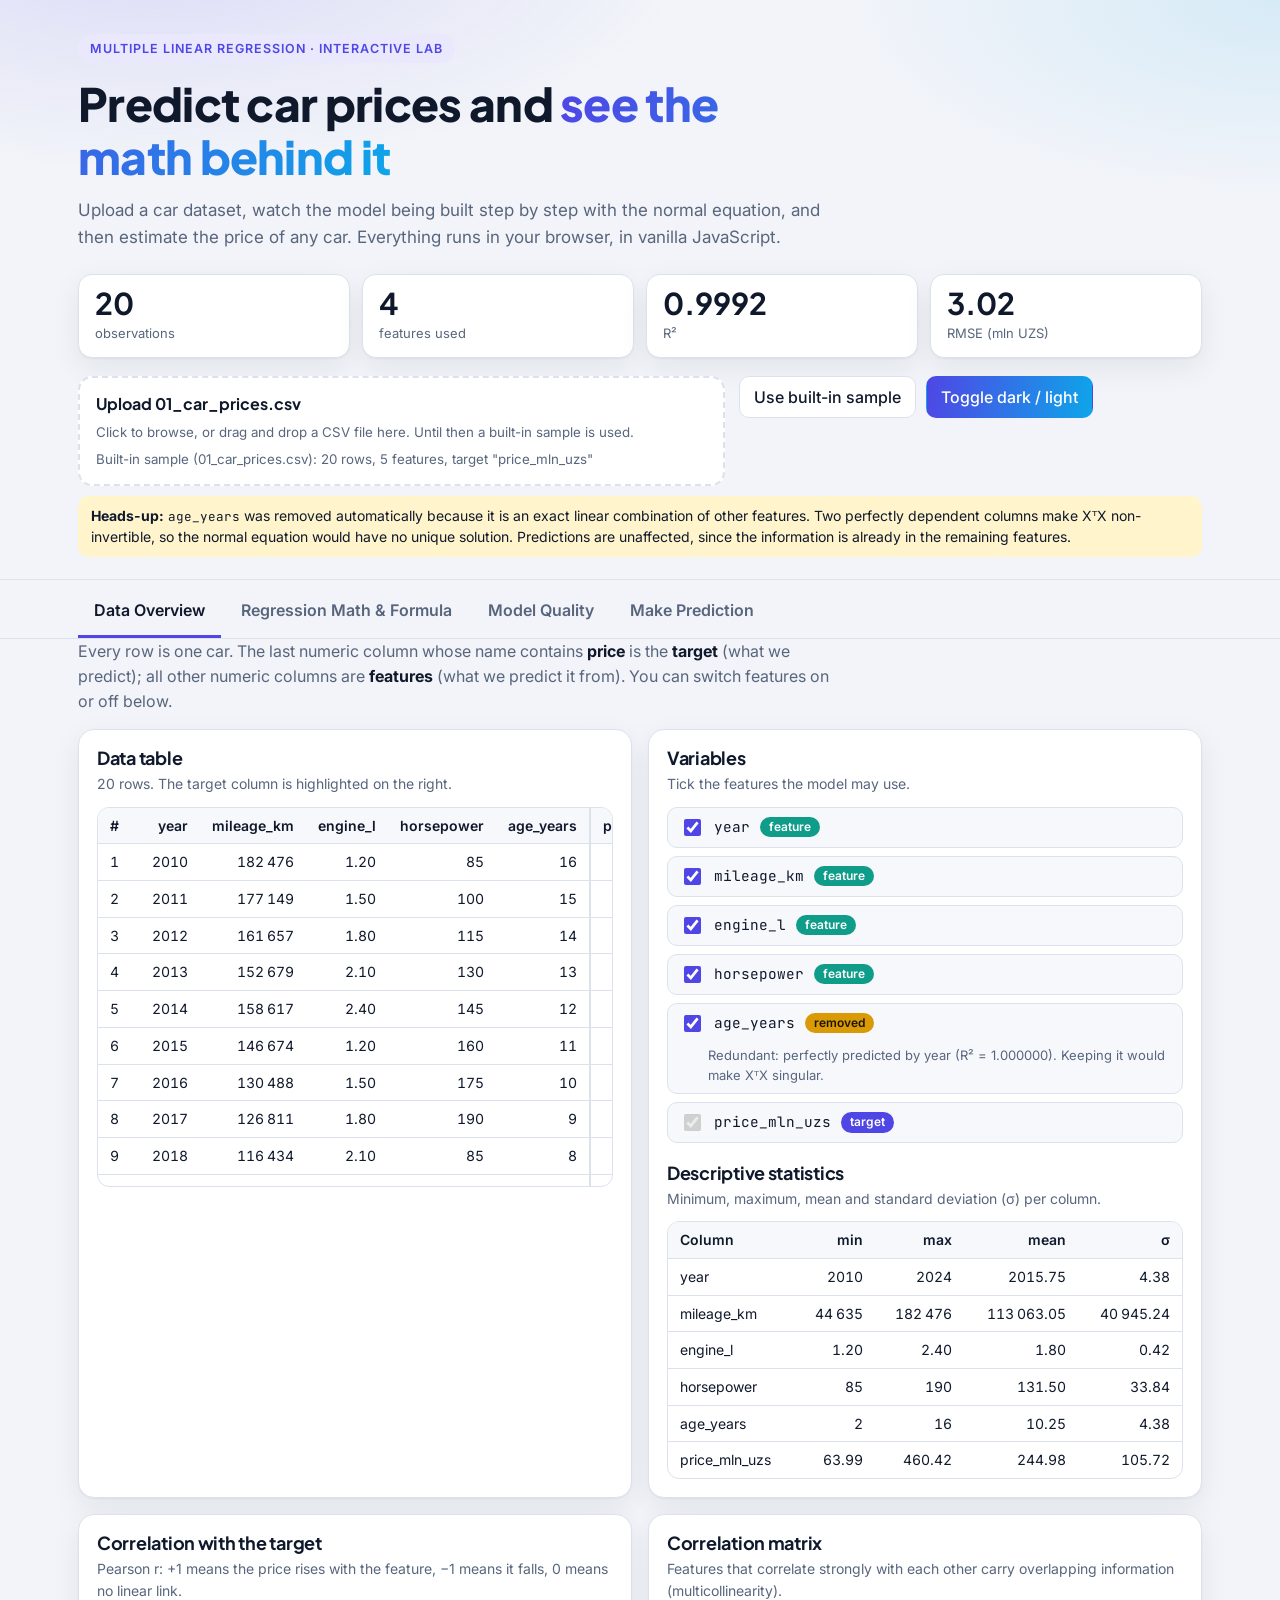
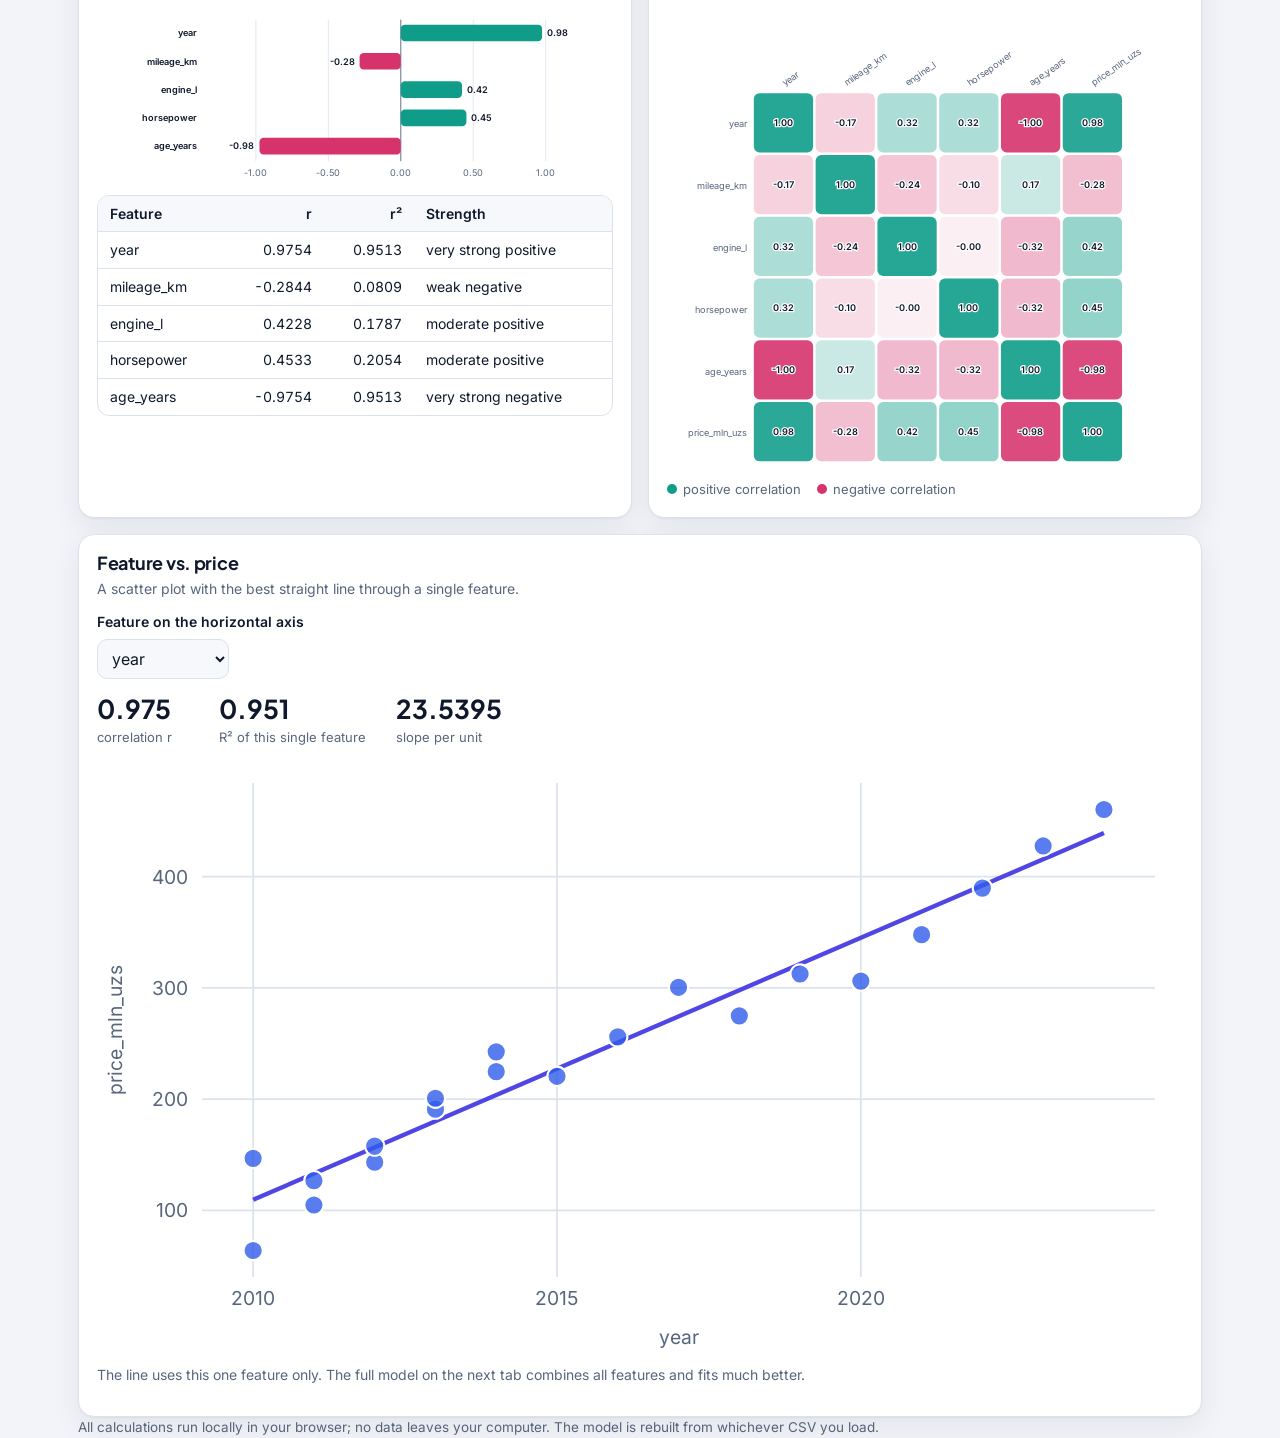
<file: car_price_dashboard.html>
<!doctype html>
<html lang="en">
<head>
<meta charset="utf-8">
<meta name="viewport" content="width=device-width, initial-scale=1, viewport-fit=cover">
<title>Car Price Lab: Multiple Linear Regression</title>
<link rel="preconnect" href="https://fonts.googleapis.com">
<link rel="preconnect" href="https://fonts.gstatic.com" crossorigin>
<link href="https://fonts.googleapis.com/css2?family=Plus+Jakarta+Sans:wght@500;700;800&family=Inter:wght@400;500;600&family=JetBrains+Mono:wght@400;500&display=swap" rel="stylesheet">
<style>
:root{
  --bg:#F2F4F9; --surface:#FFFFFF; --surface2:#F6F8FC; --ink:#10192B; --muted:#58667D; --line:#DCE2EC;
  --accent:#4F46E5; --accent2:#0EA5E9; --accent-ink:#FFFFFF; --accent-soft:#E9E8FD;
  --err:#B42318; --err-soft:#FDECEA; --pos:#0F9D8A; --neg:#D6336C; --c1:#D99A06; --c3:#2F5BEA; --c4:#7C4DFF;
  --hl:#FFF4CC; --shadow:0 1px 2px rgba(16,25,43,.05),0 10px 30px rgba(16,25,43,.07);
  --glow:radial-gradient(900px 380px at 12% -10%,rgba(79,70,229,.14),transparent 60%),radial-gradient(800px 360px at 100% 0%,rgba(14,165,233,.12),transparent 55%);
  box-sizing:border-box;
}
@media (prefers-color-scheme:dark){
  :root:not([data-theme="light"]){
    --bg:#0A101D; --surface:#121B2D; --surface2:#182337; --ink:#E8EEF8; --muted:#98A6BD; --line:#24314A;
    --accent:#8B93FF; --accent2:#38BDF8; --accent-ink:#0A101D; --accent-soft:#222B52;
    --err:#FF8A80; --err-soft:#3A1F1F; --pos:#2CC7B0; --neg:#FF6B9A; --c1:#F0B429; --c3:#6C8CFF; --c4:#A28BFF;
    --hl:#3C3411; --shadow:0 1px 2px rgba(0,0,0,.4),0 12px 34px rgba(0,0,0,.35);
    --glow:radial-gradient(900px 380px at 12% -10%,rgba(139,147,255,.16),transparent 60%),radial-gradient(800px 360px at 100% 0%,rgba(56,189,248,.12),transparent 55%);
  }
}
:root[data-theme="dark"]{
  --bg:#0A101D; --surface:#121B2D; --surface2:#182337; --ink:#E8EEF8; --muted:#98A6BD; --line:#24314A;
  --accent:#8B93FF; --accent2:#38BDF8; --accent-ink:#0A101D; --accent-soft:#222B52;
  --err:#FF8A80; --err-soft:#3A1F1F; --pos:#2CC7B0; --neg:#FF6B9A; --c1:#F0B429; --c3:#6C8CFF; --c4:#A28BFF;
  --hl:#3C3411; --shadow:0 1px 2px rgba(0,0,0,.4),0 12px 34px rgba(0,0,0,.35);
  --glow:radial-gradient(900px 380px at 12% -10%,rgba(139,147,255,.16),transparent 60%),radial-gradient(800px 360px at 100% 0%,rgba(56,189,248,.12),transparent 55%);
}
*,*::before,*::after{box-sizing:inherit}
html{scroll-padding-top:70px;scroll-behavior:smooth}
body{margin:0;background:var(--bg);color:var(--ink);font:400 16px/1.55 "Inter",system-ui,-apple-system,"Segoe UI",Roboto,sans-serif;-webkit-text-size-adjust:100%;transition:background-color .3s,color .3s}
h1,h2,h3{font-family:"Plus Jakarta Sans","Inter",system-ui,sans-serif;line-height:1.15;margin:0;letter-spacing:-.015em}
h1{font-size:clamp(28px,5vw,46px);font-weight:800;max-width:22ch}
h3{font-size:18px;font-weight:700}
p{margin:0 0 .8em}
code,.mono{font-family:"JetBrains Mono",ui-monospace,Menlo,Consolas,monospace;font-size:.9em}
.wrap{max-width:1160px;margin:0 auto;padding:0 18px}
:focus-visible{outline:3px solid var(--accent);outline-offset:2px;border-radius:6px}

/* hero */
.heroBg{background:var(--glow);border-bottom:1px solid var(--line)}
.hero{padding-top:34px;padding-bottom:22px;animation:rise .6s both}
.eyebrow{display:inline-flex;gap:8px;align-items:center;font-size:12.5px;font-weight:600;letter-spacing:.08em;text-transform:uppercase;color:var(--accent);background:var(--accent-soft);padding:5px 12px;border-radius:99px;margin-bottom:14px}
.grad{background:linear-gradient(100deg,var(--accent),var(--accent2));-webkit-background-clip:text;background-clip:text;-webkit-text-fill-color:transparent}
.lead{color:var(--muted);max-width:68ch;margin:14px 0 0;font-size:17px}
.kpis{display:grid;grid-template-columns:repeat(auto-fit,minmax(150px,1fr));gap:12px;margin-top:24px}
.kpi{background:var(--surface);border:1px solid var(--line);border-radius:14px;padding:12px 16px;box-shadow:var(--shadow);transition:transform .2s,border-color .2s}
.kpi:hover{transform:translateY(-3px);border-color:var(--accent)}
.kpi b{display:block;font-family:"Plus Jakarta Sans",sans-serif;font-size:clamp(22px,3.6vw,30px);line-height:1.1}
.kpi span{color:var(--muted);font-size:13px}
.toolbar{display:grid;grid-template-columns:minmax(0,1.4fr) minmax(0,1fr);gap:14px;margin-top:18px}
.drop{display:flex;flex-direction:column;gap:6px;align-items:flex-start;border:2px dashed var(--line);border-radius:14px;padding:14px 16px;background:var(--surface);transition:border-color .2s,background-color .2s,transform .2s;cursor:pointer}
.drop:hover,.drop.over{border-color:var(--accent);background:var(--accent-soft)}
.drop.over{transform:scale(1.01)}
.drop strong{font-family:"Plus Jakarta Sans",sans-serif}
.drop small{color:var(--muted)}
.drop input{position:absolute;width:1px;height:1px;opacity:0}
.drop:focus-within{outline:3px solid var(--accent);outline-offset:2px}
.btns{display:flex;flex-wrap:wrap;gap:10px;align-items:flex-start;align-content:flex-start}
.btn{font:inherit;font-weight:500;cursor:pointer;border:1px solid var(--line);background:var(--surface);color:var(--ink);border-radius:10px;padding:8px 14px;transition:transform .15s,border-color .15s,box-shadow .15s,background-color .15s}
.btn:hover{border-color:var(--accent);transform:translateY(-2px);box-shadow:var(--shadow)}
.btn:active{transform:translateY(0)}
.btn.primary{background:linear-gradient(100deg,var(--accent),var(--accent2));color:#fff;border-color:transparent}
.err{color:var(--err);background:var(--err-soft);padding:9px 13px;border-radius:10px;display:block;margin-top:12px}
.warn{background:var(--hl);border-radius:10px;padding:9px 13px;font-size:14px;margin:10px 0 0}
.ok{background:var(--accent-soft);border-radius:10px;padding:9px 13px;font-size:14px;margin:10px 0 0}

/* tabs */
.tabs{position:sticky;top:0;z-index:5;background:color-mix(in srgb,var(--bg) 88%,transparent);-webkit-backdrop-filter:blur(10px);backdrop-filter:blur(10px);border-bottom:1px solid var(--line)}
.tabs .wrap{display:flex;gap:4px;overflow-x:auto;padding-top:6px;scrollbar-width:none}
.tab{font:inherit;font-weight:600;cursor:pointer;border:0;background:none;color:var(--muted);padding:12px 16px;border-bottom:3px solid transparent;white-space:nowrap;transition:color .2s,border-color .2s}
.tab[aria-selected=true]{color:var(--ink);border-bottom-color:var(--accent)}
.tab:hover{color:var(--ink)}
main{padding-top:24px;padding-bottom:56px}
section.view{display:grid;grid-template-columns:minmax(0,1fr);gap:16px}
section.view[hidden]{display:none}
section.view.enter>*{animation:rise .45s both}
section.view.enter>*:nth-child(2){animation-delay:.05s}
section.view.enter>*:nth-child(3){animation-delay:.1s}
section.view.enter>*:nth-child(4){animation-delay:.15s}
section.view.enter>*:nth-child(5){animation-delay:.2s}
@keyframes rise{from{opacity:0;transform:translateY(12px)}to{opacity:1;transform:none}}
.stack{display:grid;grid-template-columns:minmax(0,1fr);gap:16px}
.grid2{display:grid;grid-template-columns:repeat(auto-fit,minmax(min(100%,420px),1fr));gap:16px}
.grid2>*,.stack>*,.toolbar>*{min-width:0}
.intro{max-width:76ch;color:var(--muted);margin:0}
.intro b{color:var(--ink)}
.panel{background:var(--surface);border:1px solid var(--line);border-radius:16px;padding:18px;box-shadow:var(--shadow);transition:background-color .3s,border-color .3s}
.panel>h3{margin-bottom:4px}
.hint{color:var(--muted);font-size:14px;margin:0 0 12px}

/* forms */
.field{margin-bottom:16px}
.field label.lab{display:flex;justify-content:space-between;gap:8px;font-weight:600;font-size:14px;margin-bottom:6px}
.field label.lab small{color:var(--muted);font-weight:400}
.field .row{display:flex;gap:12px;align-items:center}
input[type=number],select{font:inherit;color:var(--ink);background:var(--surface2);border:1px solid var(--line);border-radius:10px;padding:8px 10px;min-width:0;transition:border-color .15s,box-shadow .15s}
input[type=number]{width:118px}
input[type=number]:focus,select:focus{border-color:var(--accent);box-shadow:0 0 0 3px var(--accent-soft);outline:none}
select{max-width:100%}
input[type=range]{flex:1;min-width:0;accent-color:var(--accent);height:24px}
.field.off{opacity:.5}
.field.off .why{display:block;font-size:12.5px;color:var(--muted);margin-top:4px}
.field .why{display:none}
.roles{display:grid;gap:8px}
.role{display:flex;gap:10px;align-items:center;flex-wrap:wrap;background:var(--surface2);border:1px solid var(--line);border-radius:10px;padding:8px 12px;transition:border-color .15s}
.role:hover{border-color:var(--accent)}
.role .why{flex-basis:100%;font-size:13px;color:var(--muted);margin-left:28px}
.role input{accent-color:var(--accent);width:17px;height:17px}

/* details */
details{background:var(--surface);border:1px solid var(--line);border-radius:16px;box-shadow:var(--shadow)}
summary{cursor:pointer;padding:15px 18px;font-family:"Plus Jakarta Sans",sans-serif;font-weight:700;font-size:17px;list-style:none;display:flex;gap:12px;align-items:center}
summary::-webkit-details-marker{display:none}
summary::before{content:"";width:8px;height:8px;border-right:2px solid var(--muted);border-bottom:2px solid var(--muted);transform:rotate(-45deg);transition:transform .2s;flex:none}
details[open]>summary::before{transform:rotate(45deg)}
details>.body{padding:0 18px 18px;animation:rise .3s both}
.step{display:inline-grid;place-items:center;width:26px;height:26px;border-radius:50%;background:var(--accent);color:var(--accent-ink);font-size:13px;flex:none}

/* tables */
.scroll{overflow-x:auto;max-width:100%;border:1px solid var(--line);border-radius:12px}
.scroll.tall{max-height:380px;overflow-y:auto}
table{border-collapse:collapse;width:100%;font-size:14px;font-variant-numeric:tabular-nums}
th,td{padding:7px 12px;text-align:right;white-space:nowrap;border-bottom:1px solid var(--line)}
th{background:var(--surface2);font-weight:600;position:sticky;top:0;z-index:1}
td:first-child,th:first-child{text-align:left}
tr:last-child td{border-bottom:0}
tbody tr{transition:background-color .15s}
tbody tr:hover td{background:var(--accent-soft)}
table.mat td,table.mat th{font-family:"JetBrains Mono",ui-monospace,monospace;font-size:12.5px}
table.left th,table.left td{text-align:left}
td.sep,th.sep{border-left:2px solid var(--line)}
tr.hl td{background:var(--hl)}
.tag{display:inline-block;padding:1px 9px;border-radius:99px;font-size:12px;font-weight:600;color:#fff;background:var(--muted)}
.tag.t{background:var(--accent)}.tag.f{background:var(--pos)}.tag.d{background:var(--c1);color:#1b1500}.tag.o{background:var(--muted)}
.formula{background:var(--surface2);border:1px solid var(--line);border-radius:12px;padding:11px 15px;font-family:"JetBrains Mono",monospace;font-size:13.5px;overflow-x:auto;white-space:nowrap;margin:8px 0}
.stat{display:flex;flex-wrap:wrap;gap:10px 30px;margin:6px 0 14px}
.stat div{min-width:92px}
.stat b{display:block;font-family:"Plus Jakarta Sans",sans-serif;font-size:26px;line-height:1.1}
.stat span{color:var(--muted);font-size:13px}

/* charts */
svg.chart{width:100%;height:auto;display:block}
svg.chart text{fill:var(--muted);font-size:11px;font-family:"Inter",sans-serif}
svg.chart text.v{fill:var(--ink);font-weight:600}
svg.chart text.halo{fill:var(--ink);paint-order:stroke;stroke:var(--surface);stroke-width:3px;font-weight:600}
svg.chart circle{transition:r .15s}
svg.chart circle:hover{r:8}
.legend{display:flex;flex-wrap:wrap;gap:4px 16px;font-size:13px;color:var(--muted);margin:8px 0 0}
.legend i{display:inline-block;width:10px;height:10px;border-radius:50%;margin-right:6px}

/* prediction */
.result{background:linear-gradient(135deg,var(--accent-soft),var(--surface));border-color:var(--accent);position:relative;overflow:hidden}
.result .big{font-family:"Plus Jakarta Sans",sans-serif;font-weight:800;font-size:clamp(40px,8vw,64px);line-height:1.05;margin:6px 0 2px}
.result .unit{font-size:.36em;font-weight:700;color:var(--muted);margin-left:8px}
.result .lbl{font-size:13px;font-weight:600;letter-spacing:.08em;text-transform:uppercase;color:var(--muted)}
.pulse{animation:pulse .5s ease}
@keyframes pulse{0%{box-shadow:0 0 0 0 var(--accent-soft)}60%{box-shadow:0 0 0 14px transparent}100%{box-shadow:var(--shadow)}}
footer{color:var(--muted);font-size:13.5px;padding-bottom:28px}
@media (max-width:820px){.toolbar{grid-template-columns:1fr}}
@media (prefers-reduced-motion:reduce){*,*::before,*::after{animation-duration:.001ms!important;animation-delay:0s!important;transition-duration:.001ms!important;scroll-behavior:auto!important}}
</style>
</head>
<body>

<div class="heroBg">
<header class="wrap hero">
  <span class="eyebrow">Multiple Linear Regression · Interactive lab</span>
  <h1>Predict car prices and <span class="grad">see the math behind it</span></h1>
  <p class="lead">Upload a car dataset, watch the model being built step by step with the normal equation, and then estimate the price of any car. Everything runs in your browser, in vanilla JavaScript.</p>

  <div class="kpis" id="kpis" aria-live="polite"></div>

  <div class="toolbar">
    <label class="drop" id="drop">
      <strong>Upload 01_car_prices.csv</strong>
      <small>Click to browse, or drag and drop a CSV file here. Until then a built-in sample is used.</small>
      <small id="fileinfo"></small>
      <input type="file" id="file" accept=".csv,text/csv,text/plain">
    </label>
    <div class="btns">
      <button class="btn" id="resetdata" type="button">Use built-in sample</button>
      <button class="btn primary" id="themebtn" type="button" aria-pressed="false">Toggle dark / light</button>
    </div>
  </div>
  <div id="loaderr" role="alert"></div>
  <div id="notice"></div>
</header>
</div>

<nav class="tabs" aria-label="Sections">
  <div class="wrap" role="tablist">
    <button class="tab" role="tab" id="t-data" aria-controls="v-data" data-tab="data" aria-selected="true">Data Overview</button>
    <button class="tab" role="tab" id="t-math" aria-controls="v-math" data-tab="math" aria-selected="false" tabindex="-1">Regression Math &amp; Formula</button>
    <button class="tab" role="tab" id="t-quality" aria-controls="v-quality" data-tab="quality" aria-selected="false" tabindex="-1">Model Quality</button>
    <button class="tab" role="tab" id="t-predict" aria-controls="v-predict" data-tab="predict" aria-selected="false" tabindex="-1">Make Prediction</button>
  </div>
</nav>

<main class="wrap">

  <section class="view enter" id="v-data" role="tabpanel" aria-labelledby="t-data">
    <p class="intro">Every row is one car. The last numeric column whose name contains <b>price</b> is the <b>target</b> (what we predict); all other numeric columns are <b>features</b> (what we predict it from). You can switch features on or off below.</p>
    <div class="grid2">
      <div class="panel"><h3>Data table</h3><p class="hint" id="dinfo"></p><div id="dtable"></div></div>
      <div class="panel"><h3>Variables</h3><p class="hint">Tick the features the model may use.</p><div id="droles"></div><div id="dnotice"></div>
        <h3 style="margin-top:20px">Descriptive statistics</h3><p class="hint">Minimum, maximum, mean and standard deviation (σ) per column.</p><div id="dstats"></div></div>
    </div>
    <div class="grid2">
      <div class="panel"><h3>Correlation with the target</h3><p class="hint">Pearson r: +1 means the price rises with the feature, −1 means it falls, 0 means no linear link.</p><div id="dcorr"></div></div>
      <div class="panel"><h3>Correlation matrix</h3><p class="hint">Features that correlate strongly with each other carry overlapping information (multicollinearity).</p><div id="dheat"></div></div>
    </div>
    <div class="panel"><h3>Feature vs. price</h3><p class="hint">A scatter plot with the best straight line through a single feature.</p><div id="dscatter-ctl"></div><div id="dscatter"></div></div>
  </section>

  <section class="view" id="v-math" role="tabpanel" aria-labelledby="t-math" hidden>
    <p class="intro">The model is <b>ŷ = β₀ + β₁x₁ + β₂x₂ + … + βₖxₖ</b>. Least squares picks the β values that minimise the squared errors, and the normal equation gives them in closed form: <b>β = (XᵀX)⁻¹Xᵀy</b>. Open each step to see the real matrices computed from your data.</p>
    <div id="math-out" class="stack"></div>
  </section>

  <section class="view" id="v-quality" role="tabpanel" aria-labelledby="t-quality" hidden>
    <p class="intro">How well does the fitted model reproduce the prices it was trained on? Points close to the dashed diagonal mean accurate predictions. Residuals should scatter randomly around zero.</p>
    <div id="qual-out" class="stack"></div>
  </section>

  <section class="view" id="v-predict" role="tabpanel" aria-labelledby="t-predict" hidden>
    <p class="intro">Enter the features of a car. The estimate updates instantly using the coefficients learned from the data.</p>
    <div class="grid2">
      <div class="panel"><h3>Car features</h3><p class="hint">Type a value or drag the slider.</p><div id="pform"></div></div>
      <div id="pres"></div>
    </div>
    <div id="pdetails" class="stack"></div>
  </section>
</main>

<footer class="wrap">All calculations run locally in your browser; no data leaves your computer. The model is rebuilt from whichever CSV you load.</footer>

<script>
'use strict';
/* ============================================================
   Built-in fallback data (same format as 01_car_prices.csv)
   ============================================================ */
const DEFAULT_CSV = `year,mileage_km,engine_l,horsepower,age_years,price_mln_uzs
2010,182476,1.2,85,16,63.99
2011,177149,1.5,100,15,104.93
2012,161657,1.8,115,14,143.32
2013,152679,2.1,130,13,191.04
2014,158617,2.4,145,12,224.78
2015,146674,1.2,160,11,220.58
2016,130488,1.5,175,10,256.04
2017,126811,1.8,190,9,300.59
2018,116434,2.1,85,8,274.91
2019,120731,2.4,100,7,312.54
2020,110928,1.2,115,6,306.16
2021,102359,1.5,130,5,347.91
2022,101261,1.8,145,4,389.78
2023,93432,2.1,160,3,427.64
2024,85438,2.4,175,2,460.42
2010,71552,1.2,190,16,146.85
2011,75682,1.5,85,15,126.82
2012,54674,1.8,100,14,157.86
2013,47584,2.1,115,13,200.83
2014,44635,2.4,130,12,242.54`;

const MAXROWS = 200;
const $  = (s,r=document)=>r.querySelector(s);
const $$ = (s,r=document)=>[...r.querySelectorAll(s)];
const esc = s=>String(s).replace(/[&<>"']/g,c=>({'&':'&amp;','<':'&lt;','>':'&gt;','"':'&quot;',"'":'&#39;'}[c]));
const SUBD = ['₀','₁','₂','₃','₄','₅','₆','₇','₈','₉'];
const sub = i=>String(i).split('').map(d=>SUBD[+d]).join('');
const reduceMotion = matchMedia('(prefers-reduced-motion: reduce)').matches;

/* ---------- number formatting ---------- */
const grp = s=>s.replace(/\B(?=(\d{3})+(?!\d))/g,'\u202f');
function fx(x,d=2){
  if(typeof x!=='number'||!isFinite(x)) return '—';
  if(x===0) return '0';
  const a=Math.abs(x), sg=x<0?'-':'';
  if(a>=1e9||a<1e-4) return x.toExponential(3);
  if(Number.isInteger(x)) return sg+(a>=10000?grp(String(a)):String(a));
  if(a<Math.pow(10,-d)*5) return x.toPrecision(3);
  const [i,f]=a.toFixed(d).split('.');
  return sg+(a>=10000?grp(i):i)+(f?'.'+f:'');
}
const fxm = v=>Math.abs(v)>=1e7?v.toExponential(3):fx(v,4);   // matrix cells

/* ---------- linear algebra (pure JS) ---------- */
const T = A=>A[0].map((_,j)=>A.map(r=>r[j]));
const mul = (A,B)=>{
  const n=A.length,m=B.length,p=B[0].length,C=[];
  for(let i=0;i<n;i++){const row=new Array(p).fill(0);for(let k=0;k<m;k++){const a=A[i][k];if(a!==0)for(let j=0;j<p;j++)row[j]+=a*B[k][j];}C.push(row);}
  return C;
};
function invert(A){                       // Gauss-Jordan with partial pivoting; null if singular
  const n=A.length, M=A.map((r,i)=>[...r,...Array.from({length:n},(_,j)=>i===j?1:0)]);
  for(let c=0;c<n;c++){
    let p=c; for(let r=c+1;r<n;r++) if(Math.abs(M[r][c])>Math.abs(M[p][c])) p=r;
    if(Math.abs(M[p][c])<1e-10) return null;
    [M[c],M[p]]=[M[p],M[c]];
    const pv=M[c][c]; for(let j=0;j<2*n;j++) M[c][j]/=pv;
    for(let r=0;r<n;r++) if(r!==c){const f=M[r][c]; if(f!==0) for(let j=0;j<2*n;j++) M[r][j]-=f*M[c][j];}
  }
  return M.map(r=>r.slice(n));
}
const mean = a=>a.reduce((s,v)=>s+v,0)/a.length;
const std  = a=>{const m=mean(a);return Math.sqrt(mean(a.map(v=>(v-m)**2)))};
function pearson(a,b){const ma=mean(a),mb=mean(b);let sab=0,saa=0,sbb=0;for(let i=0;i<a.length;i++){sab+=(a[i]-ma)*(b[i]-mb);saa+=(a[i]-ma)**2;sbb+=(b[i]-mb)**2;}const d=Math.sqrt(saa*sbb);return d?sab/d:0}
function quantile(a,q){const s=[...a].sort((x,y)=>x-y),p=(s.length-1)*q,i=Math.floor(p);return s[i]+(s[Math.min(i+1,s.length-1)]-s[i])*(p-i)}
const strength = r=>{const a=Math.abs(r);return a>=.9?'very strong':a>=.7?'strong':a>=.4?'moderate':a>=.2?'weak':'negligible'};

/* ============================================================
   CSV parsing (input comes from FileReader or the built-in string)
   ============================================================ */
function splitLine(line,d){
  const out=[];let cur='',q=false;
  for(let i=0;i<line.length;i++){
    const ch=line[i];
    if(ch==='"'){ if(q&&line[i+1]==='"'){cur+='"';i++;} else q=!q; }
    else if(ch===d&&!q){out.push(cur);cur='';}
    else cur+=ch;
  }
  out.push(cur);
  return out.map(s=>s.trim());
}
function parseCSV(text){
  text=text.replace(/^\uFEFF/,'').trim();
  const lines=text.split(/\r?\n/).filter(l=>l.trim());
  if(lines.length<4) throw new Error('The file needs a header row and at least 3 data rows.');
  const count=(s,c)=>s.split(c).length;
  const delim=count(lines[0],';')>count(lines[0],',')?';':(count(lines[0],'\t')>count(lines[0],',')?'\t':',');
  const header=splitLine(lines[0],delim);
  const raw=lines.slice(1).map((l,i)=>{
    const c=splitLine(l,delim);
    if(c.length!==header.length) throw new Error(`Row ${i+2} has ${c.length} values but the header has ${header.length} columns.`);
    return c;
  });
  const num=(s)=>{ if(s==='') return NaN; return Number(delim===';'?s.replace(',','.'):s); };
  const numeric=header.map((_,j)=>raw.every(r=>isFinite(num(r[j]))));
  const ignored=header.filter((_,j)=>!numeric[j]);
  const idx=header.map((_,j)=>j).filter(j=>numeric[j]);
  if(idx.length<2) throw new Error('At least two numeric columns are required (one target and one feature).');
  let t=idx.find(j=>/price|narx|cost/i.test(header[j]));
  if(t===undefined) t=idx[idx.length-1];
  const fidx=idx.filter(j=>j!==t);
  return {
    target:header[t], fnames:fidx.map(j=>header[j]), ignored,
    X:raw.map(r=>fidx.map(j=>num(r[j]))), y:raw.map(r=>num(r[t]))
  };
}

/* ============================================================
   State
   ============================================================ */
let D=null;            // dataset
let S={};              // UI state
let Mdl=null;          // fitted model
let activeTab='data';
const openSet=new Set(['m1','m6']);
document.addEventListener('toggle',e=>{const d=e.target;if(!(d instanceof HTMLDetailsElement)||!d.dataset.id)return;d.open?openSet.add(d.dataset.id):openSet.delete(d.dataset.id);},true);
const det=(id,n,title,body)=>`<details data-id="${id}" ${openSet.has(id)?'open':''}><summary><span class="step">${n}</span>${title}</summary><div class="body">${body}</div></details>`;

/* ============================================================
   Model: multiple linear regression via the normal equation
   ------------------------------------------------------------
   Features are standardised (z-scores) before solving. The fit is
   mathematically identical to using raw values, but the raw XᵀX mixes
   magnitudes from 1 to 1e11 (mileage²), which is numerically fragile.
   The coefficients are converted back to original units afterwards.
   Features that are exact linear combinations of earlier ones (e.g.
   age = 2026 - year) make XᵀX singular, so they are detected and removed.
   ============================================================ */
function fitModel(){
  const {X,y,n,fnames}=D, p=fnames.length;
  const col=j=>X.map(r=>r[j]);
  const mu=[...Array(p)].map((_,j)=>mean(col(j)));
  const sd=[...Array(p)].map((_,j)=>std(col(j)));
  const zc=[...Array(p)].map((_,j)=>col(j).map(v=>sd[j]>1e-12?(v-mu[j])/sd[j]:0));
  const corrZ=(a,b)=>mean(zc[a].map((v,i)=>v*zc[b][i]));
  const kept=[], dropped=[];
  for(let j=0;j<p;j++){
    if(!S.enabled[j]){dropped.push({j,kind:'off'});continue;}
    if(sd[j]<1e-12){dropped.push({j,kind:'const'});continue;}
    if(!kept.length){kept.push(j);continue;}
    const R=kept.map(a=>kept.map(b=>corrZ(a,b))), r=kept.map(a=>[corrZ(a,j)]);
    const Ri=invert(R); let r2=0, coefs=[];
    if(Ri){const s=mul(Ri,r);coefs=s.map(v=>v[0]);r2=r.reduce((acc,v,i)=>acc+v[0]*coefs[i],0);}
    if(!Ri||1-r2<1e-8) dropped.push({j,kind:'collinear',r2,by:kept.filter((_,i)=>Math.abs(coefs[i])>1e-6).map(a=>fnames[a])});
    else kept.push(j);
  }
  const base={kept,dropped,mu,sd};
  const k=kept.length;
  if(k===0) return {...base,error:'No usable features: tick at least one feature in the Variables panel (constant or redundant columns are removed automatically).'};
  if(n<k+2) return {...base,error:`Not enough rows: ${k} features need at least ${k+2} observations, but there are only ${n}.`};

  const Z=X.map(r=>kept.map(j=>(r[j]-mu[j])/sd[j]));
  const A=Z.map(z=>[1,...z]), At=T(A);
  const AtA=mul(At,A), Aty=mul(At,y.map(v=>[v]));
  const inv=invert(AtA);
  if(!inv) return {...base,error:'XᵀX is singular even after removing redundant features; the model cannot be solved with this data.'};
  const gamma=mul(inv,Aty).map(r=>r[0]);
  // Back-transform to original units: beta = M·gamma
  const M=Array.from({length:k+1},()=>Array(k+1).fill(0));
  M[0][0]=1; kept.forEach((j,i)=>{M[0][i+1]=-mu[j]/sd[j]; M[i+1][i+1]=1/sd[j];});
  const beta=mul(M,gamma.map(v=>[v])).map(r=>r[0]);
  const yh=A.map(r=>r.reduce((s,v,i)=>s+v*gamma[i],0));
  const res=y.map((v,i)=>v-yh[i]);
  const sse=res.reduce((s,e)=>s+e*e,0), my=mean(y), sst=y.reduce((s,v)=>s+(v-my)**2,0);
  const df=n-k-1, r2=sst>0?1-sse/sst:0, adj=df>0?1-(1-r2)*(n-1)/df:NaN;
  const s2=df>0?sse/df:NaN;
  const covB=mul(mul(M,inv.map(r=>r.map(v=>v*s2))),T(M));
  const se=covB.map((r,i)=>Math.sqrt(Math.max(r[i],0)));
  const tst=beta.map((b,i)=>se[i]>0?b/se[i]:NaN);
  const F=df>0&&sse>0?((sst-sse)/k)/(sse/df):NaN;
  const chk=mul(AtA,inv); let invErr=0; chk.forEach((r,i)=>r.forEach((v,j)=>{invErr=Math.max(invErr,Math.abs(v-(i===j?1:0)));}));
  const mape=y.every(v=>v!==0)?mean(res.map((e,i)=>Math.abs(e/y[i])))*100:NaN;
  return {...base,k,n,Z,A,AtA,Aty,inv,gamma,M,beta,se,t:tst,yh,res,sse,sst,my,df,r2,adj,F,invErr,
          rmse:Math.sqrt(sse/n),mae:mean(res.map(Math.abs)),mape,sy:std(y)};
}
function predict(vals){
  const m=Mdl; let s=m.beta[0];
  m.kept.forEach((j,i)=>{s+=m.beta[i+1]*vals[j];});
  return s;
}

/* ============================================================
   SVG chart helpers
   ============================================================ */
function ticks(a,b,n=5){
  const span=b-a||1, raw=span/n, mag=Math.pow(10,Math.floor(Math.log10(raw))), nm=raw/mag;
  const step=(nm<1.5?1:nm<3?2:nm<7?5:10)*mag, out=[];
  for(let v=Math.ceil(a/step)*step;v<=b+1e-9;v+=step) out.push(+v.toPrecision(12));
  return out;
}
function plot({x:[x0,x1],y:[y0,y1],xl,yl,draw,label,h=340}){
  const W=620,H=h,m={l:60,r:16,t:12,b:46};
  if(x1===x0){x0-=1;x1+=1;} if(y1===y0){y0-=1;y1+=1;}
  const px=(x1-x0)*.06, py=(y1-y0)*.06; x0-=px;x1+=px;y0-=py;y1+=py;
  const sx=v=>m.l+(v-x0)/(x1-x0)*(W-m.l-m.r), sy=v=>H-m.b-(v-y0)/(y1-y0)*(H-m.t-m.b);
  let s=`<svg class="chart" viewBox="0 0 ${W} ${H}" role="img" aria-label="${esc(label)}">`;
  ticks(x0,x1).forEach(v=>{s+=`<line x1="${sx(v)}" x2="${sx(v)}" y1="${m.t}" y2="${H-m.b}" style="stroke:var(--line)"/><text x="${sx(v)}" y="${H-m.b+16}" text-anchor="middle">${fx(v,2)}</text>`;});
  ticks(y0,y1).forEach(v=>{s+=`<line y1="${sy(v)}" y2="${sy(v)}" x1="${m.l}" x2="${W-m.r}" style="stroke:var(--line)"/><text x="${m.l-8}" y="${sy(v)+4}" text-anchor="end">${fx(v,2)}</text>`;});
  s+=`<text x="${(m.l+W-m.r)/2}" y="${H-8}" text-anchor="middle">${esc(xl)}</text>`;
  s+=`<text transform="translate(14 ${(m.t+H-m.b)/2}) rotate(-90)" text-anchor="middle">${esc(yl)}</text>`;
  s+=draw(sx,sy,{W,H,m});
  return s+'</svg>';
}
function divBars(items,R,fmt=v=>v.toFixed(2)){        // diverging horizontal bars
  const W=620,rowH=34,L=130,top=8,bot=28,H=top+items.length*rowH+bot, RR=R*1.35||1;
  const sx=v=>L+(v+RR)/(2*RR)*(W-L-20);
  let s=`<svg class="chart" viewBox="0 0 ${W} ${H}" role="img" aria-label="Bar chart">`;
  [-R,-R/2,0,R/2,R].forEach(v=>{s+=`<line x1="${sx(v)}" x2="${sx(v)}" y1="${top}" y2="${H-bot}" style="stroke:var(--line)"/><text x="${sx(v)}" y="${H-10}" text-anchor="middle">${fmt(v)}</text>`;});
  s+=`<line x1="${sx(0)}" x2="${sx(0)}" y1="${top}" y2="${H-bot}" style="stroke:var(--muted)"/>`;
  items.forEach(([nm,v],i)=>{
    const y=top+i*rowH+6, x=Math.min(sx(0),sx(v)), w=Math.abs(sx(v)-sx(0));
    s+=`<text x="${L-10}" y="${y+14}" text-anchor="end" class="v">${esc(nm)}</text>`;
    s+=`<rect x="${x}" y="${y}" width="${w}" height="20" rx="5" style="fill:${v>=0?'var(--pos)':'var(--neg)'}"><title>${esc(nm)}: ${fmt(v)}</title></rect>`;
    s+=`<text x="${v>=0?sx(v)+6:sx(v)-6}" y="${y+14}" text-anchor="${v>=0?'start':'end'}" class="v">${fmt(v)}</text>`;
  });
  return s+'</svg>';
}
function heatmap(names,C){
  const m=names.length, cell=Math.max(46,Math.min(74,Math.floor(500/m))), L=104, Tm=96, W=L+m*cell+70, H=Tm+m*cell+8;
  let s=`<svg class="chart" viewBox="0 0 ${W} ${H}" role="img" aria-label="Correlation matrix heat map">`;
  names.forEach((nm,i)=>{
    s+=`<text transform="translate(${L+i*cell+cell/2} ${Tm-8}) rotate(-35)" text-anchor="start">${esc(nm)}</text>`;
    s+=`<text x="${L-8}" y="${Tm+i*cell+cell/2+4}" text-anchor="end">${esc(nm)}</text>`;
  });
  C.forEach((row,i)=>row.forEach((r,j)=>{
    s+=`<rect x="${L+j*cell}" y="${Tm+i*cell}" width="${cell-3}" height="${cell-3}" rx="7" style="fill:${r>=0?'var(--pos)':'var(--neg)'};fill-opacity:${(.08+Math.abs(r)*.82).toFixed(2)}"><title>${esc(names[i])} vs ${esc(names[j])}: r = ${r.toFixed(3)}</title></rect>`;
    s+=`<text class="halo" x="${L+j*cell+(cell-3)/2}" y="${Tm+i*cell+(cell-3)/2+4}" text-anchor="middle">${r.toFixed(2)}</text>`;
  }));
  return s+'</svg>';
}
const legend=items=>`<div class="legend">${items.map(([c,t])=>`<span><i style="background:${c}"></i>${t}</span>`).join('')}</div>`;
function matTable(Mx,cols,rows,fmt=fxm){
  let h='<div class="scroll"><table class="mat">';
  if(cols) h+='<thead><tr>'+(rows?'<th></th>':'')+cols.map(c=>`<th>${esc(c)}</th>`).join('')+'</tr></thead>';
  h+='<tbody>'+Mx.map((r,i)=>'<tr>'+(rows?`<td>${esc(rows[i])}</td>`:'')+r.map(v=>`<td>${fmt(v)}</td>`).join('')+'</tr>').join('')+'</tbody></table></div>';
  return h;
}
const unitOf=n=>n.replace(/^price_?/i,'').replace(/_/g,' ').replace(/uzs/i,'UZS').trim();

/* ============================================================
   Loading data
   ============================================================ */
function loadData(text,label,isDefault){
  const err=$('#loaderr'); err.innerHTML='';
  let P;
  try{ P=parseCSV(text); }catch(e){ err.innerHTML=`<span class="err">${esc(e.message)}</span>`; return; }
  const p=P.fnames.length, col=j=>P.X.map(r=>r[j]);
  D={...P,n:P.X.length,p,label,unit:unitOf(P.target),
     mn:[...Array(p)].map((_,j)=>Math.min(...col(j))), mx:[...Array(p)].map((_,j)=>Math.max(...col(j))),
     isInt:[...Array(p)].map((_,j)=>col(j).every(Number.isInteger))};
  S.enabled=Array(p).fill(true);
  S.vals=[...Array(p)].map((_,j)=>{const m=quantile(col(j),.5);return D.isInt[j]?Math.round(m):+m.toFixed(2);});
  S.sx=0; S.sweep=0; S.lastPred=null;
  $('#fileinfo').textContent=`${label}: ${D.n} rows, ${p} features, target "${D.target}"`;
  refit(true);
}
function refit(){
  Mdl=fitModel();
  const used=Mdl.kept;
  S.sweep=used.includes(S.sweep)?S.sweep:(used[0]??0);
  renderNotice(); renderKPIs(); renderData(); renderMath(); renderQuality();
  buildForm();
  renderPredict(true);
}

/* ============================================================
   Hero KPIs and notices
   ============================================================ */
function renderKPIs(){
  const m=Mdl, ok=!m.error;
  const items=[[D.n,'observations'],[ok?m.k:0,'features used'],[ok?m.r2.toFixed(4):'—','R²'],[ok?fx(m.rmse,2):'—',`RMSE (${D.unit||'price'})`]];
  $('#kpis').innerHTML=items.map(([v,l])=>`<div class="kpi"><b>${v}</b><span>${l}</span></div>`).join('');
}
function roleWhy(d){
  const nm=D.fnames[d.j];
  if(d.kind==='off') return 'Excluded by you.';
  if(d.kind==='const') return 'Constant column: every row has the same value, so it carries no information.';
  return `Redundant: perfectly predicted by ${d.by.length?d.by.map(esc).join(' + '):'other features'} (R² = ${d.r2.toFixed(6)}). Keeping it would make XᵀX singular.`;
}
function renderNotice(){
  const col=Mdl.dropped.filter(d=>d.kind==='collinear'), box=$('#notice');
  let h='';
  if(col.length) h+=`<div class="warn"><b>Heads-up:</b> ${col.map(d=>`<code>${esc(D.fnames[d.j])}</code>`).join(', ')} ${col.length>1?'were':'was'} removed automatically because ${col.length>1?'they are':'it is'} an exact linear combination of other features. Two perfectly dependent columns make XᵀX non-invertible, so the normal equation would have no unique solution. Predictions are unaffected, since the information is already in the remaining features.</div>`;
  if(D.ignored.length) h+=`<div class="ok">Non-numeric columns ignored: ${D.ignored.map(c=>`<code>${esc(c)}</code>`).join(', ')}.</div>`;
  box.innerHTML=h;
}

/* ============================================================
   Tab: Data Overview
   ============================================================ */
function renderData(){
  const {fnames,X,y,n,p,target}=D, cap=Math.min(n,MAXROWS);
  $('#dinfo').textContent=`${n} rows${n>cap?` (showing the first ${cap})`:''}. The target column is highlighted on the right.`;
  $('#dtable').innerHTML=`<div class="scroll tall"><table><thead><tr><th>#</th>${fnames.map(c=>`<th>${esc(c)}</th>`).join('')}<th class="sep">${esc(target)}</th></tr></thead><tbody>${X.slice(0,cap).map((r,i)=>`<tr><td>${i+1}</td>${r.map(v=>`<td>${fx(v)}</td>`).join('')}<td class="sep"><b>${fx(y[i])}</b></td></tr>`).join('')}</tbody></table></div>`;

  // variable roles
  const dm={}; Mdl.dropped.forEach(d=>dm[d.j]=d);
  $('#droles').innerHTML=`<div class="roles">`+fnames.map((nm,j)=>{
    const d=dm[j];
    return `<label class="role"><input type="checkbox" data-j="${j}" ${S.enabled[j]?'checked':''}><span class="mono">${esc(nm)}</span><span class="tag ${d&&d.kind!=='off'?'d':d?'o':'f'}">${d?(d.kind==='off'?'off':'removed'):'feature'}</span>${d&&d.kind!=='off'?`<span class="why">${roleWhy(d)}</span>`:''}</label>`;
  }).join('')+`<div class="role"><input type="checkbox" checked disabled><span class="mono">${esc(target)}</span><span class="tag t">target</span></div></div>`;
  $$('#droles input[data-j]').forEach(c=>c.addEventListener('change',()=>{S.enabled[+c.dataset.j]=c.checked;refit(true);}));
  $('#dnotice').innerHTML='';

  // stats
  const all=[...fnames.map((nm,j)=>[nm,X.map(r=>r[j])]),[target,y]];
  $('#dstats').innerHTML=`<div class="scroll"><table><thead><tr><th>Column</th><th>min</th><th>max</th><th>mean</th><th>σ</th></tr></thead><tbody>${all.map(([nm,a])=>`<tr><td>${esc(nm)}</td><td>${fx(Math.min(...a))}</td><td>${fx(Math.max(...a))}</td><td>${fx(mean(a))}</td><td>${fx(std(a))}</td></tr>`).join('')}</tbody></table></div>`;

  // correlation with target
  const rs=fnames.map((nm,j)=>[nm,pearson(X.map(r=>r[j]),y)]);
  $('#dcorr').innerHTML=divBars(rs,1)+`<div class="scroll" style="margin-top:10px"><table><thead><tr><th>Feature</th><th>r</th><th>r²</th><th style="text-align:left">Strength</th></tr></thead><tbody>${rs.map(([nm,r])=>`<tr><td>${esc(nm)}</td><td>${r.toFixed(4)}</td><td>${(r*r).toFixed(4)}</td><td style="text-align:left">${strength(r)} ${r>=0?'positive':'negative'}</td></tr>`).join('')}</tbody></table></div>`;

  // heatmap
  const names=[...fnames,target], cols=[...fnames.map((_,j)=>X.map(r=>r[j])),y];
  $('#dheat').innerHTML=heatmap(names,cols.map(a=>cols.map(b=>pearson(a,b))))+legend([['var(--pos)','positive correlation'],['var(--neg)','negative correlation']]);

  // scatter selector
  $('#dscatter-ctl').innerHTML=`<div class="field"><label class="lab" for="sxsel">Feature on the horizontal axis</label><select id="sxsel">${fnames.map((nm,j)=>`<option value="${j}" ${j===S.sx?'selected':''}>${esc(nm)}</option>`).join('')}</select></div>`;
  $('#sxsel').onchange=e=>{S.sx=+e.target.value;renderScatter();};
  renderScatter();
}
function renderScatter(){
  const j=S.sx, xs=D.X.map(r=>r[j]), ys=D.y, mx=mean(xs), my=mean(ys);
  let sxy=0,sxx=0; xs.forEach((v,i)=>{sxy+=(v-mx)*(ys[i]-my);sxx+=(v-mx)**2;});
  const b1=sxx?sxy/sxx:0, b0=my-b1*mx, r=pearson(xs,ys);
  const x0=Math.min(...xs), x1=Math.max(...xs);
  const svg=plot({x:[x0,x1],y:[Math.min(...ys),Math.max(...ys)],xl:D.fnames[j],yl:D.target,label:`${D.target} versus ${D.fnames[j]}`,
    draw:(sx,sy)=>`<line x1="${sx(x0)}" y1="${sy(b0+b1*x0)}" x2="${sx(x1)}" y2="${sy(b0+b1*x1)}" style="stroke:var(--accent);stroke-width:2.5"/>`+
      xs.map((v,i)=>`<circle cx="${sx(v)}" cy="${sy(ys[i])}" r="5.5" style="fill:var(--c3);fill-opacity:.8;stroke:var(--surface);stroke-width:1.2"><title>#${i+1}: ${esc(D.fnames[j])} = ${fx(v)}, ${esc(D.target)} = ${fx(ys[i])}</title></circle>`).join('')});
  $('#dscatter').innerHTML=`<div class="stat"><div><b>${r.toFixed(3)}</b><span>correlation r</span></div><div><b>${(r*r).toFixed(3)}</b><span>R² of this single feature</span></div><div><b>${fx(b1,4)}</b><span>slope per unit</span></div></div>${svg}<p class="hint" style="margin-top:6px">The line uses this one feature only. The full model on the next tab combines all features and fits much better.</p>`;
}

/* ============================================================
   Tab: Regression Math
   ============================================================ */
function formulaText(){
  const m=Mdl;
  return `${D.target} = ${fx(m.beta[0],4)}`+m.kept.map((j,i)=>` ${m.beta[i+1]<0?'-':'+'} ${fx(Math.abs(m.beta[i+1]),4)}·${D.fnames[j]}`).join('');
}
function renderMath(){
  const box=$('#math-out'), m=Mdl;
  if(m.error){box.innerHTML=`<span class="err">${esc(m.error)}</span>`;return;}
  const {kept,k,n}=m, fn=kept.map(j=>D.fnames[j]), cols=['1',...fn], cap=Math.min(n,MAXROWS);
  const capNote=n>cap?`<p class="hint">Showing the first ${cap} of ${n} rows.</p>`:'';
  const g=i=>'γ'+sub(i), b=i=>'β'+sub(i);

  const s1=`<p>The design matrix <b>X</b> has one row per car (<b>${n}</b>) and one column per feature (<b>${k}</b>) plus a leading column of 1s that lets the model learn the intercept β₀. So X is ${n}×${k+1}, y is ${n}×1 and β is ${k+1}×1.</p>${capNote}
    <div class="scroll tall"><table class="mat"><thead><tr><th>#</th>${cols.map(c=>`<th>${esc(c)}</th>`).join('')}<th class="sep">y = ${esc(D.target)}</th></tr></thead><tbody>${m.A.slice(0,cap).map((_,i)=>`<tr><td>${i+1}</td><td>1</td>${kept.map(j=>`<td>${fx(D.X[i][j])}</td>`).join('')}<td class="sep">${fx(D.y[i])}</td></tr>`).join('')}</tbody></table></div>`;

  const s2=`<p>Raw columns live on very different scales (for example, values in the ${fx(Math.max(...kept.map(j=>D.mx[j])))} range next to values around ${fx(Math.min(...kept.map(j=>D.mx[j])))}). Squaring them in XᵀX produces numbers that differ by many orders of magnitude, which is fragile for floating-point arithmetic. So each feature is standardised first: <b>z = (x − μ) / σ</b>. The resulting fit is exactly the same line; the coefficients are converted back to real units in step 6.</p>
    <div class="scroll"><table><thead><tr><th>Feature</th><th>μ (mean)</th><th>σ (std. dev.)</th></tr></thead><tbody>${kept.map(j=>`<tr><td>${esc(D.fnames[j])}</td><td>${fx(m.mu[j],4)}</td><td>${fx(m.sd[j],4)}</td></tr>`).join('')}</tbody></table></div>
    <h3 style="font-size:16px;margin:14px 0 6px">Standardised design matrix Z</h3>${capNote}
    <div class="scroll tall"><table class="mat"><thead><tr><th>#</th>${cols.map(c=>`<th>${c==='1'?'1':'z('+esc(c)+')'}</th>`).join('')}</tr></thead><tbody>${m.A.slice(0,cap).map((r,i)=>`<tr><td>${i+1}</td>${r.map(v=>`<td>${fx(v,4)}</td>`).join('')}</tr>`).join('')}</tbody></table></div>`;

  const Araw=D.X.map(r=>[1,...kept.map(j=>r[j])]), XtX=mul(T(Araw),Araw), Xty=mul(T(Araw),D.y.map(v=>[v]));
  const s3=`<p>Setting the derivative of the squared error to zero gives the <b>normal equation</b> <b>(ZᵀZ)γ = Zᵀy</b>. First, the textbook version on raw values, only for comparison. Notice how the entries span many orders of magnitude:</p>
    <div class="grid2"><div><h3 style="font-size:16px;margin-bottom:6px">XᵀX (raw)</h3>${matTable(XtX,cols,cols)}</div><div><h3 style="font-size:16px;margin-bottom:6px">Xᵀy (raw)</h3>${matTable(Xty,['value'],cols)}</div></div>
    <p style="margin-top:14px">The same matrices on the standardised data are small and well-behaved. The top-left entry equals n = ${n}, the first row and column are 0 because every z-column has mean 0, and the rest equals n times the correlation matrix of the features.</p>
    <div class="grid2"><div><h3 style="font-size:16px;margin-bottom:6px">ZᵀZ</h3>${matTable(m.AtA,cols,cols)}</div><div><h3 style="font-size:16px;margin-bottom:6px">Zᵀy</h3>${matTable(m.Aty,['value'],cols)}</div></div>`;

  const s4=`<div class="formula">γ = (ZᵀZ)⁻¹ · Zᵀy</div><p>The inverse is found with Gauss-Jordan elimination (with partial pivoting). Multiplying ZᵀZ by its inverse gives the identity matrix; the largest deviation from it is <b class="mono">${m.invErr.toExponential(2)}</b>, which confirms the inversion is accurate.</p>${matTable(m.inv,cols,cols,v=>fx(v,6))}`;

  const s5=`<p>Multiplying the inverse by Zᵀy gives the coefficients in standardised units. Each γ is the change in ${esc(D.target)} when that feature rises by one standard deviation.</p>
    <div class="scroll"><table><thead><tr><th>Coefficient</th><th>Term</th><th>Value γ</th></tr></thead><tbody>${m.gamma.map((v,i)=>`<tr><td>${g(i)}</td><td style="text-align:left">${i?esc(fn[i-1]):'intercept (= mean of y)'}</td><td>${fx(v,4)}</td></tr>`).join('')}</tbody></table></div>`;

  const s6=`<p>To use real units we undo the standardisation with a conversion matrix M: <b>β = M·γ</b>, where βⱼ = γⱼ/σⱼ for each feature and β₀ = γ₀ − Σ γⱼμⱼ/σⱼ.</p>
    ${matTable(m.M,cols.map((_,i)=>g(i)),cols.map((_,i)=>b(i)),v=>fx(v,6))}
    <h3 style="font-size:16px;margin:16px 0 6px">Final coefficients</h3>
    <div class="scroll"><table><thead><tr><th>Coefficient</th><th>Term</th><th>β</th><th>Std. error</th><th>t-value</th><th style="text-align:left">Meaning</th></tr></thead><tbody>${m.beta.map((v,i)=>`<tr><td>${b(i)}</td><td style="text-align:left">${i?esc(fn[i-1]):'intercept'}</td><td><b>${fx(v,4)}</b></td><td>${fx(m.se[i],4)}</td><td>${fx(m.t[i],2)}</td><td style="text-align:left;white-space:normal;min-width:260px">${i?`Each extra unit of <b>${esc(fn[i-1])}</b> changes the price by ${fx(Math.abs(v),4)} ${esc(D.unit)} (${v>=0?'up':'down'}), holding the other features fixed.`:'The price when every feature equals 0; this is a mathematical anchor, not a real car.'}</td></tr>`).join('')}</tbody></table></div>
    <p class="hint" style="margin-top:8px">A |t| value above about 2 suggests the coefficient is clearly different from zero.</p>
    <h3 style="font-size:16px;margin:16px 0 6px">The fitted formula</h3>
    <div class="formula">ŷ = ${b(0)} + ${kept.map((_,i)=>`${b(i+1)}x${sub(i+1)}`).join(' + ')}</div>
    <div class="formula">${esc(formulaText())}</div>
    <p class="hint">where ${kept.map((j,i)=>`x${sub(i+1)} = ${esc(D.fnames[j])}`).join(', ')}.</p>`;

  box.innerHTML=det('m1',1,'Build the matrices X and y',s1)+det('m2',2,'Standardise the features (z-scores)',s2)+det('m3',3,'Set up the normal equation: ZᵀZ and Zᵀy',s3)+det('m4',4,'Invert ZᵀZ',s4)+det('m5',5,'Solve for the coefficients γ',s5)+det('m6',6,'Convert to original units and write the formula',s6);
}

/* ============================================================
   Tab: Model Quality
   ============================================================ */
function renderQuality(){
  const box=$('#qual-out'), m=Mdl;
  if(m.error){box.innerHTML=`<span class="err">${esc(m.error)}</span>`;return;}
  const {y,n}=D, u=D.unit;
  const stats=`<div class="panel"><h3>Fit statistics</h3><div class="stat">
    <div><b>${m.r2.toFixed(4)}</b><span>R², share of price variance explained</span></div>
    <div><b>${fx(m.adj,4)}</b><span>adjusted R²</span></div>
    <div><b>${fx(m.rmse,2)}</b><span>RMSE (${esc(u)})</span></div>
    <div><b>${fx(m.mae,2)}</b><span>MAE (${esc(u)})</span></div>
    <div><b>${fx(m.mape,2)}${isFinite(m.mape)?'%':''}</b><span>mean abs. % error</span></div>
    <div><b>${fx(m.F,1)}</b><span>F-statistic (df ${m.k}, ${m.df})</span></div></div>
    <div class="formula">R² = 1 − SSE/SST = 1 − ${fx(m.sse,2)} / ${fx(m.sst,2)} = ${m.r2.toFixed(6)}</div>
    <p class="hint">SSE = Σ(y − ŷ)² is the error left over; SST = Σ(y − ȳ)² is the total variation in prices. These are in-sample numbers: the model is judged on the same cars it learned from.</p></div>`;
  const lo=Math.min(...y,...m.yh), hi=Math.max(...y,...m.yh);
  const avp=plot({x:[lo,hi],y:[lo,hi],xl:`Actual ${D.target}`,yl:`Predicted ${D.target}`,label:'Actual versus predicted prices',
    draw:(sx,sy)=>`<line x1="${sx(lo)}" y1="${sy(lo)}" x2="${sx(hi)}" y2="${sy(hi)}" style="stroke:var(--muted);stroke-dasharray:5 4"/>`+
      y.map((v,i)=>`<circle cx="${sx(v)}" cy="${sy(m.yh[i])}" r="5.5" style="fill:var(--c3);fill-opacity:.85;stroke:var(--surface);stroke-width:1.2"><title>#${i+1}: actual ${fx(v)}, predicted ${fx(m.yh[i])}</title></circle>`).join('')});
  const rl=Math.max(...m.res.map(Math.abs))||1;
  const rp=plot({x:[Math.min(...m.yh),Math.max(...m.yh)],y:[-rl,rl],xl:`Predicted ${D.target}`,yl:'Residual (actual − predicted)',label:'Residuals versus predicted values',
    draw:(sx,sy,g)=>`<line x1="${g.m.l}" x2="${g.W-g.m.r}" y1="${sy(0)}" y2="${sy(0)}" style="stroke:var(--muted);stroke-dasharray:5 4"/>`+
      m.res.map((e,i)=>`<circle cx="${sx(m.yh[i])}" cy="${sy(e)}" r="5.5" style="fill:${e>=0?'var(--pos)':'var(--neg)'};stroke:var(--surface);stroke-width:1.2"><title>#${i+1}: residual ${fx(e,3)}</title></circle>`).join('')});
  const imp=m.kept.map((j,i)=>[D.fnames[j],m.gamma[i+1]/m.sy]);
  const impMax=Math.max(...imp.map(x=>Math.abs(x[1])),.01);
  const tbl=`<div class="scroll tall"><table><thead><tr><th>#</th><th>Actual</th><th>Predicted</th><th>Error</th><th>Error %</th></tr></thead><tbody>${y.slice(0,MAXROWS).map((v,i)=>`<tr><td>${i+1}</td><td>${fx(v)}</td><td>${fx(m.yh[i])}</td><td>${fx(m.res[i],3)}</td><td>${v?fx(m.res[i]/v*100,2)+'%':'—'}</td></tr>`).join('')}</tbody></table></div>`;
  box.innerHTML=stats+
    `<div class="grid2"><div class="panel"><h3>Actual vs. predicted</h3><p class="hint">Dashed line = perfect prediction.</p>${avp}</div><div class="panel"><h3>Residuals</h3><p class="hint">Random scatter around 0 means a straight-line model suits the data.</p>${rp}${legend([['var(--pos)','under-predicted'],['var(--neg)','over-predicted']])}</div></div>`+
    `<div class="grid2"><div class="panel"><h3>Which features matter most?</h3><p class="hint">Standardised coefficients (γ/σᵧ). They share one scale, so you can compare features measured in different units.</p>${divBars(imp,impMax)}</div><div class="panel"><h3>Per-car errors</h3>${tbl}</div></div>`;
}

/* ============================================================
   Tab: Make Prediction
   ============================================================ */
function buildForm(){
  const form=$('#pform'); form.innerHTML='';
  const used=new Set(Mdl.kept), dm={}; Mdl.dropped.forEach(d=>dm[d.j]=d);
  D.fnames.forEach((nm,j)=>{
    const range=D.mx[j]-D.mn[j]||1, isInt=D.isInt[j];
    const step=isInt?Math.max(1,Math.pow(10,Math.floor(Math.log10(range))-2)):(range<2?0.01:0.1);
    const dec=step<1?String(step).split('.')[1].length:0;
    const smin=+(Math.floor(D.mn[j]/step)*step).toFixed(dec), smax=+(Math.ceil(D.mx[j]/step)*step).toFixed(dec);
    const on=used.has(j);
    const f=document.createElement('div'); f.className='field'+(on?'':' off');
    f.innerHTML=`<label class="lab" for="n${j}"><span>${esc(nm)}</span><small>${fx(D.mn[j])} – ${fx(D.mx[j])}</small></label>
      <div class="row"><input type="number" id="n${j}" step="${isInt?1:(range<2?0.01:0.1)}" value="${S.vals[j]}" ${on?'':'disabled'}><input type="range" id="s${j}" min="${smin}" max="${smax}" step="${step}" value="${Math.min(Math.max(S.vals[j],smin),smax)}" aria-label="${esc(nm)} slider" ${on?'':'disabled'}></div>
      <span class="why">${on?'':(dm[j]&&dm[j].kind==='collinear'?'Not used: redundant with other features.':'Not used by the model.')}</span>`;
    form.appendChild(f);
    if(!on) return;
    const num=$('#n'+j,f), rng=$('#s'+j,f);
    const upd=v=>{ if(v===''||!isFinite(+v)) return; S.vals[j]=+v; renderPredict(false); };
    num.addEventListener('input',()=>{rng.value=num.value;upd(num.value);});
    rng.addEventListener('input',()=>{num.value=rng.value;upd(rng.value);});
  });
  const m=Mdl;
  $('#pres').innerHTML=m.error?`<span class="err">${esc(m.error)}</span>`:
    `<div class="panel result" id="rescard"><div class="lbl">Estimated ${esc(D.target)}</div><div class="big"><span id="pnum">—</span><span class="unit">${esc(D.unit)}</span></div><p class="hint" id="pmeta" style="margin:0"></p><div id="pwarn"></div></div>`;
}
function tween(el,to){
  const from=parseFloat(el.dataset.v);
  el.dataset.v=to; cancelAnimationFrame(el._raf||0);
  if(reduceMotion||!isFinite(from)){el.textContent=fx(to,2);return;}
  const t0=performance.now();
  const step=t=>{const p=Math.min(1,(t-t0)/380),e=1-Math.pow(1-p,3);el.textContent=fx(from+(to-from)*e,2);if(p<1)el._raf=requestAnimationFrame(step);};
  el._raf=requestAnimationFrame(step);
}
function renderPredict(first){
  const m=Mdl, det$=$('#pdetails');
  if(m.error){det$.innerHTML='';return;}
  const v=S.vals, yhat=predict(v), kept=m.kept, fn=kept.map(j=>D.fnames[j]);
  const num=$('#pnum'); if(first&&num) num.dataset.v='';
  tween(num,yhat);
  const card=$('#rescard'); if(card&&!first&&!reduceMotion){card.classList.remove('pulse');void card.offsetWidth;card.classList.add('pulse');}
  const diff=yhat-m.my;
  $('#pmeta').textContent=`That is ${fx(Math.abs(diff),2)} ${D.unit} ${diff>=0?'above':'below'} the dataset average of ${fx(m.my,2)}. Typical model error (RMSE): ±${fx(m.rmse,2)}.`;
  const out=kept.filter(j=>v[j]<D.mn[j]||v[j]>D.mx[j]);
  let w='';
  if(out.length) w+=`<div class="warn">${out.map(j=>`<b>${esc(D.fnames[j])}</b>`).join(', ')} ${out.length>1?'are':'is'} outside the range seen in the data (extrapolation), so treat this estimate with caution.</div>`;
  if(yhat<=0) w+=`<div class="warn">The model returns a non-positive price. A straight line is only reliable inside the data range.</div>`;
  $('#pwarn').innerHTML=w;

  // contribution table + waterfall
  const contrib=kept.map((j,i)=>({nm:D.fnames[j],b:m.beta[i+1],x:v[j],bx:m.beta[i+1]*v[j],d:m.beta[i+1]*(v[j]-m.mu[j])}));
  const subst=`<div class="formula">ŷ = ${fx(m.beta[0],4)}${contrib.map(c=>` ${c.b<0?'-':'+'} ${fx(Math.abs(c.b),4)}×${fx(c.x)}`).join('')} = <b>${fx(yhat,2)}</b></div>`;
  const rows=`<div class="scroll"><table><thead><tr><th>Term</th><th>β</th><th>x</th><th>β·x</th><th>vs. average car</th></tr></thead><tbody><tr><td>intercept β₀</td><td>${fx(m.beta[0],4)}</td><td>1</td><td>${fx(m.beta[0],2)}</td><td>—</td></tr>${contrib.map(c=>`<tr><td>${esc(c.nm)}</td><td>${fx(c.b,4)}</td><td>${fx(c.x)}</td><td>${fx(c.bx,2)}</td><td style="color:${c.d>=0?'var(--pos)':'var(--neg)'}">${c.d>=0?'+':''}${fx(c.d,2)}</td></tr>`).join('')}<tr class="hl"><td><b>Prediction ŷ</b></td><td></td><td></td><td><b>${fx(yhat,2)}</b></td><td></td></tr></tbody></table></div>`;
  const p1=`<div class="panel"><h3>Calculation</h3><p class="hint">Your inputs go into the fitted formula.</p>${subst}${rows}</div>`;
  const p2=`<div class="panel"><h3>What drives this price?</h3><p class="hint">Starting from the average price, each feature moves the estimate up or down depending on how far your value is from the average.</p>${waterfall(m.my,contrib,yhat)}</div>`;
  // sweep
  const jopts=kept.map(j=>`<option value="${j}" ${j===S.sweep?'selected':''}>${esc(D.fnames[j])}</option>`).join('');
  const p3=`<div class="panel"><h3>What-if explorer</h3><p class="hint">Vary one feature across its range while the others stay as entered.</p><div class="field"><label class="lab" for="swsel">Feature to vary</label><select id="swsel">${jopts}</select></div>${sweepChart()}</div>`;
  det$.innerHTML=`<div class="grid2">${p1}${p2}</div>${p3}`;
  $('#swsel').onchange=e=>{S.sweep=+e.target.value;renderPredict(false);};
}
function waterfall(base,contrib,final){
  const rows=[{l:'Average price',from:null,to:base,k:'base'},...contrib.map(c=>({l:c.nm,d:c.d,k:'d'})),{l:'Prediction',to:final,k:'end'}];
  let cum=base; rows.forEach(r=>{if(r.k==='d'){r.from=cum;cum+=r.d;r.to=cum;}});
  const all=[base,final,...rows.filter(r=>r.k==='d').flatMap(r=>[r.from,r.to])];
  let lo=Math.min(...all,0), hi=Math.max(...all); const pad=(hi-lo)*.08||1; lo=Math.min(lo,base-pad)<0?Math.min(lo,0):lo-pad; hi+=pad*1.6;
  const W=620,rowH=36,L=130,top=8,bot=28,H=top+rows.length*rowH+bot;
  const sx=v=>L+(v-lo)/(hi-lo)*(W-L-24);
  let s=`<svg class="chart" viewBox="0 0 ${W} ${H}" role="img" aria-label="Contribution of each feature to the prediction">`;
  ticks(lo,hi).forEach(v=>{s+=`<line x1="${sx(v)}" x2="${sx(v)}" y1="${top}" y2="${H-bot}" style="stroke:var(--line)"/><text x="${sx(v)}" y="${H-10}" text-anchor="middle">${fx(v,2)}</text>`;});
  rows.forEach((r,i)=>{
    const y=top+i*rowH+6; let a,b,col,txt;
    if(r.k==='d'){a=Math.min(r.from,r.to);b=Math.max(r.from,r.to);col=r.d>=0?'var(--pos)':'var(--neg)';txt=(r.d>=0?'+':'')+fx(r.d,2);}
    else{a=Math.max(lo,0);b=r.to;col=r.k==='end'?'var(--accent)':'var(--muted)';txt=fx(r.to,2);}
    s+=`<text x="${L-10}" y="${y+15}" text-anchor="end" class="v">${esc(r.l)}</text>`;
    s+=`<rect x="${sx(a)}" y="${y}" width="${Math.max(sx(b)-sx(a),2)}" height="22" rx="5" style="fill:${col}"><title>${esc(r.l)}: ${txt}</title></rect>`;
    s+=`<text x="${sx(b)+6}" y="${y+15}" class="v">${txt}</text>`;
  });
  return s+'</svg>';
}
function sweepChart(){
  const m=Mdl, j=S.sweep, x0=D.mn[j], x1=D.mx[j], cur=S.vals[j];
  const f=x=>{const t=[...S.vals];t[j]=x;return predict(t);};
  const N=60, pts=[...Array(N+1)].map((_,i)=>{const x=x0+(x1-x0)*i/N;return [x,f(x)];});
  const ys=pts.map(p=>p[1]), yc=f(cur);
  return plot({x:[x0,x1],y:[Math.min(...ys,yc),Math.max(...ys,yc)],xl:D.fnames[j],yl:`Predicted ${D.target}`,label:`Predicted price versus ${D.fnames[j]}`,
    draw:(sx,sy,g)=>`<polyline points="${pts.map(p=>sx(p[0]).toFixed(1)+','+sy(p[1]).toFixed(1)).join(' ')}" style="fill:none;stroke:var(--accent);stroke-width:3;stroke-linecap:round"/>`+
      `<line x1="${sx(cur)}" x2="${sx(cur)}" y1="${g.m.t}" y2="${g.H-g.m.b}" style="stroke:var(--muted);stroke-dasharray:4 4"/>`+
      `<line x1="${g.m.l}" x2="${sx(cur)}" y1="${sy(yc)}" y2="${sy(yc)}" style="stroke:var(--muted);stroke-dasharray:4 4"/>`+
      `<circle cx="${sx(cur)}" cy="${sy(yc)}" r="8" style="fill:var(--accent2);stroke:var(--surface);stroke-width:2.5"><title>${esc(D.fnames[j])} = ${fx(cur)} gives ${fx(yc,2)}</title></circle>`});
}

/* ============================================================
   Navigation, file reading, theme
   ============================================================ */
function setTab(t,focus){
  activeTab=t;
  $$('.tab').forEach(b=>{const on=b.dataset.tab===t;b.setAttribute('aria-selected',on);b.tabIndex=on?0:-1;if(on&&focus)b.focus();});
  $$('section.view').forEach(s=>{const on=s.id==='v-'+t;s.hidden=!on;s.classList.remove('enter');if(on){void s.offsetWidth;s.classList.add('enter');}});
}
$$('.tab').forEach(b=>{
  b.addEventListener('click',()=>{setTab(b.dataset.tab);$('.tabs').scrollIntoView({block:'start'});});
  b.addEventListener('keydown',e=>{
    const tabs=$$('.tab'),i=tabs.indexOf(b);
    if(e.key==='ArrowRight'){e.preventDefault();setTab(tabs[(i+1)%tabs.length].dataset.tab,true);}
    if(e.key==='ArrowLeft'){e.preventDefault();setTab(tabs[(i-1+tabs.length)%tabs.length].dataset.tab,true);}
  });
});
function readFile(f){
  if(!f) return;
  const r=new FileReader();
  r.onload=()=>loadData(String(r.result),f.name,false);
  r.onerror=()=>{$('#loaderr').innerHTML='<span class="err">The file could not be read.</span>';};
  r.readAsText(f);
}
$('#file').addEventListener('change',e=>{readFile(e.target.files[0]);e.target.value='';});
const drop=$('#drop');
['dragenter','dragover'].forEach(ev=>drop.addEventListener(ev,e=>{e.preventDefault();drop.classList.add('over');}));
['dragleave','drop'].forEach(ev=>drop.addEventListener(ev,e=>{e.preventDefault();drop.classList.remove('over');}));
drop.addEventListener('drop',e=>readFile(e.dataTransfer.files[0]));
window.addEventListener('dragover',e=>e.preventDefault());
window.addEventListener('drop',e=>e.preventDefault());
$('#resetdata').addEventListener('click',()=>loadData(DEFAULT_CSV,'Built-in sample (01_car_prices.csv)',true));
$('#themebtn').addEventListener('click',()=>{
  const root=document.documentElement;
  const cur=root.dataset.theme||(matchMedia('(prefers-color-scheme: dark)').matches?'dark':'light');
  const next=cur==='dark'?'light':'dark';
  root.dataset.theme=next; $('#themebtn').setAttribute('aria-pressed',next==='dark');
  try{localStorage.setItem('carlab-theme',next);}catch(_){}
});
try{const t=localStorage.getItem('carlab-theme');if(t){document.documentElement.dataset.theme=t;$('#themebtn').setAttribute('aria-pressed',t==='dark');}}catch(_){}

loadData(DEFAULT_CSV,'Built-in sample (01_car_prices.csv)',true);
</script>
</body>
</html>
</file>
